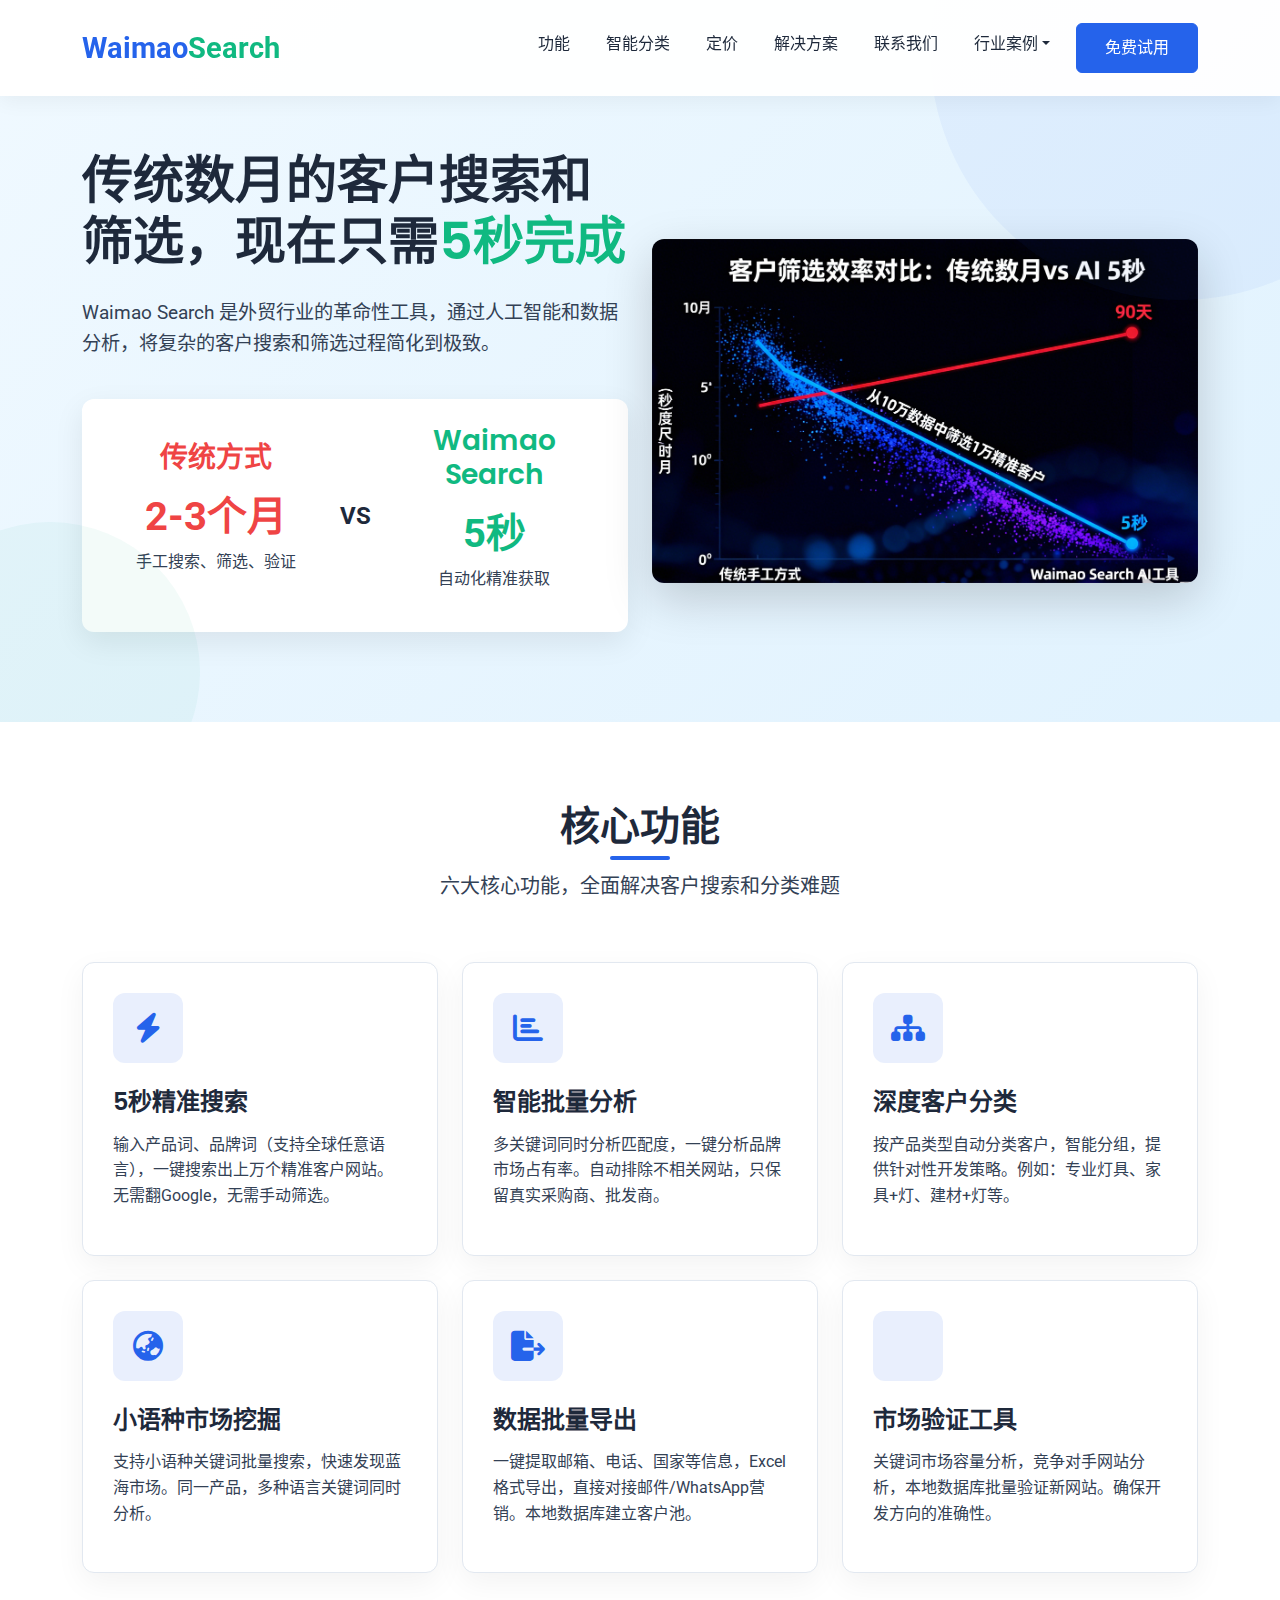
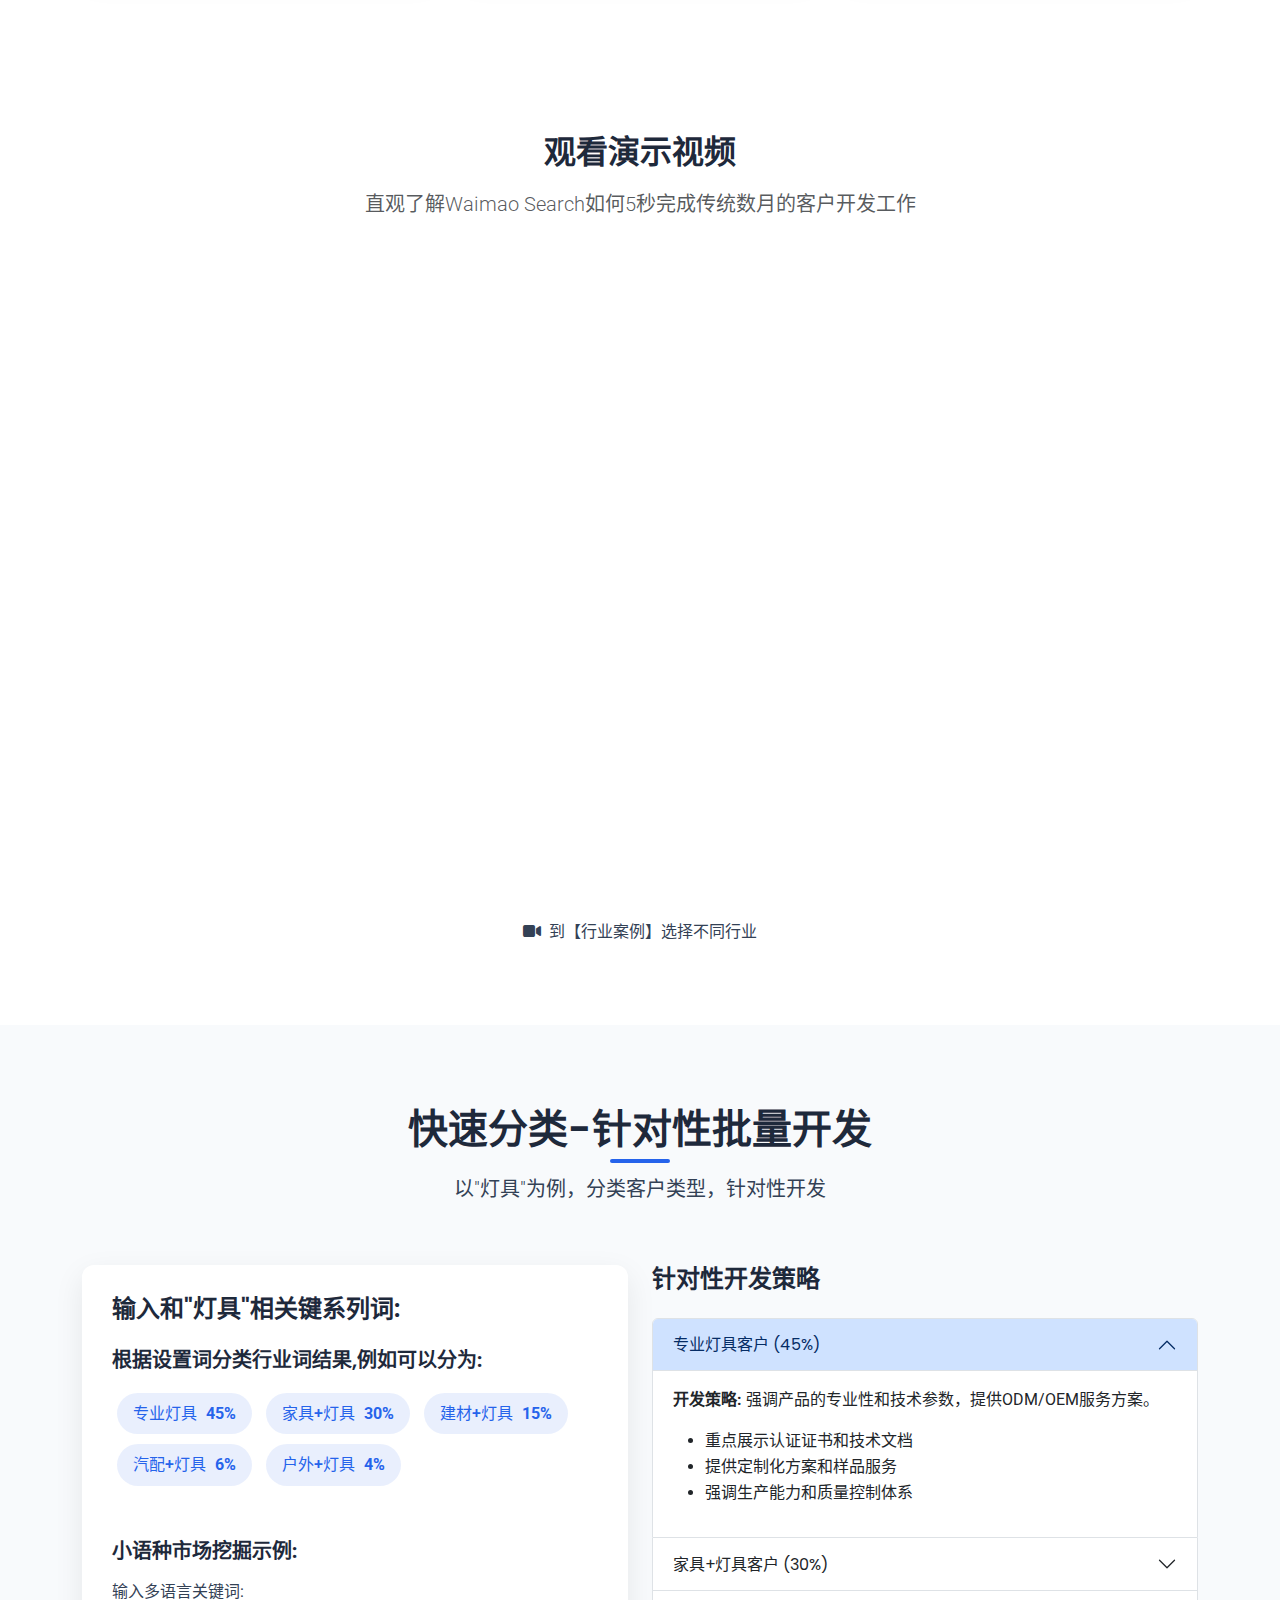
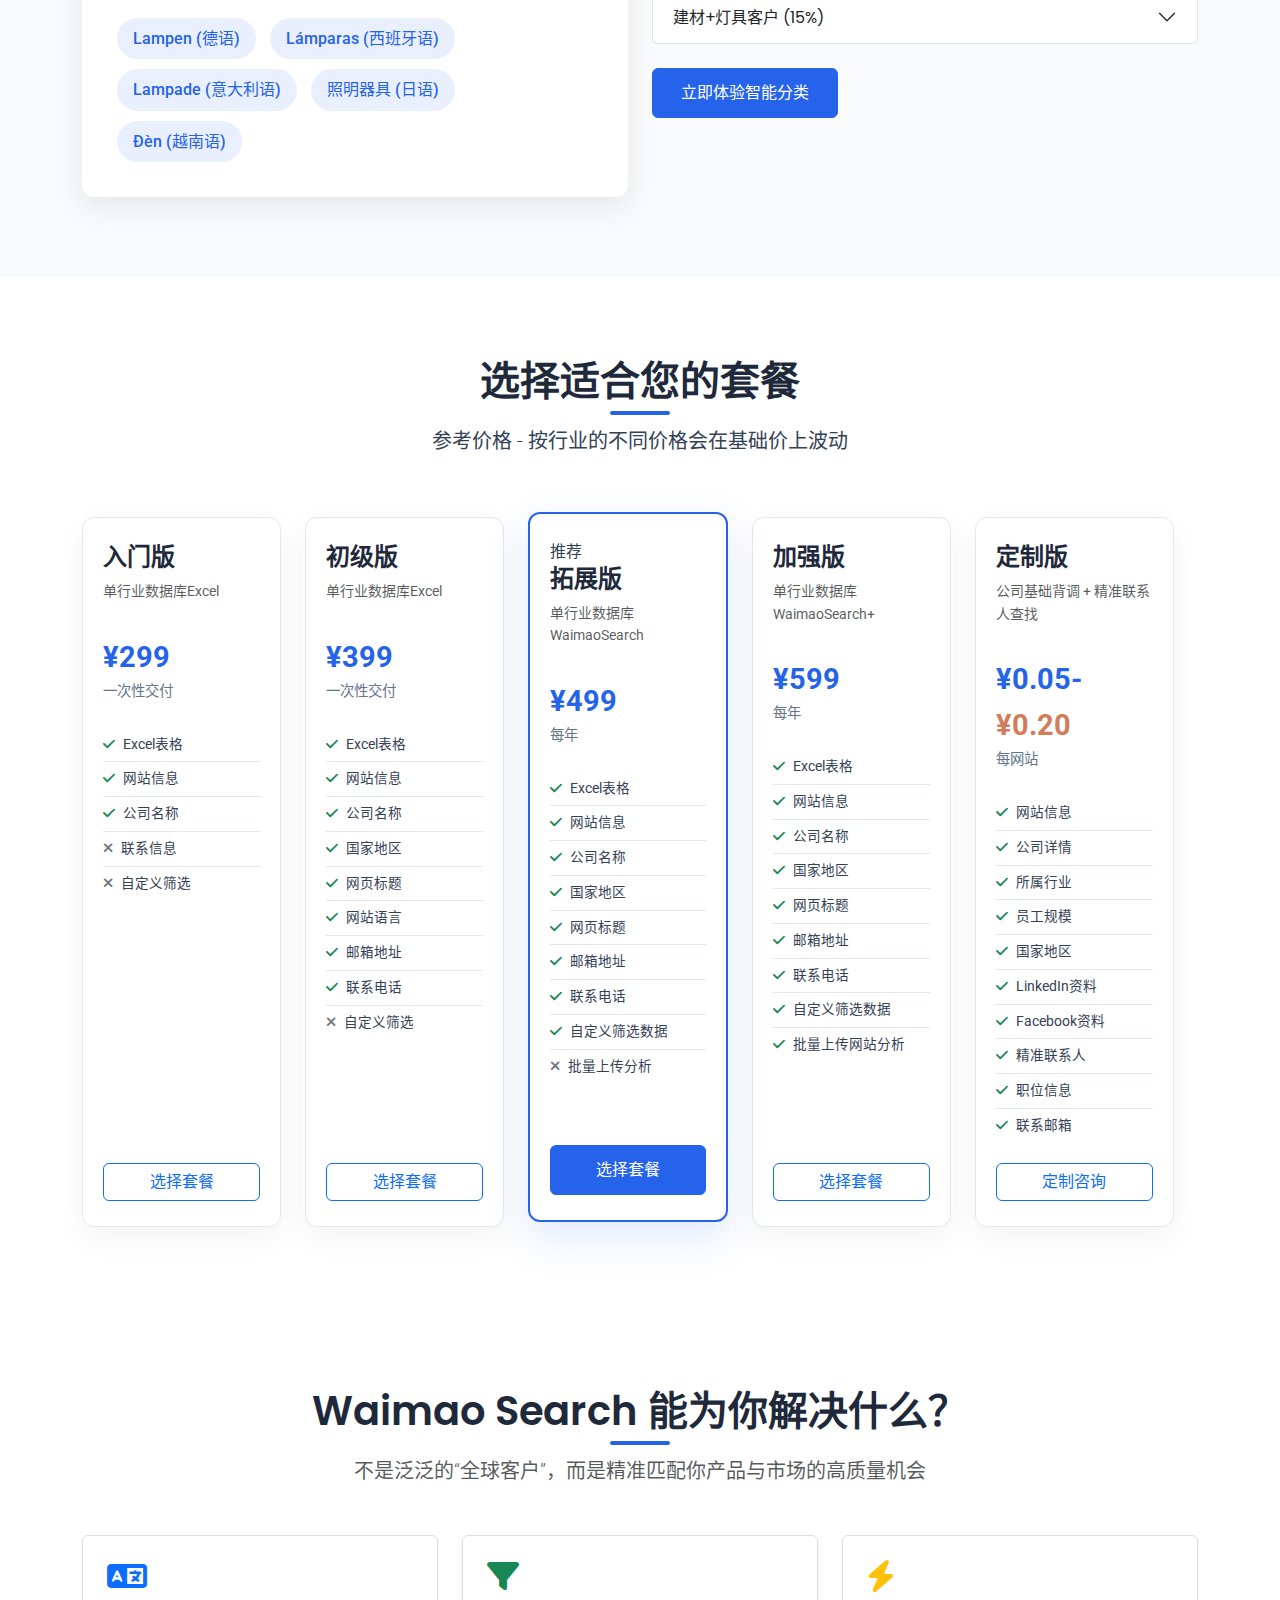
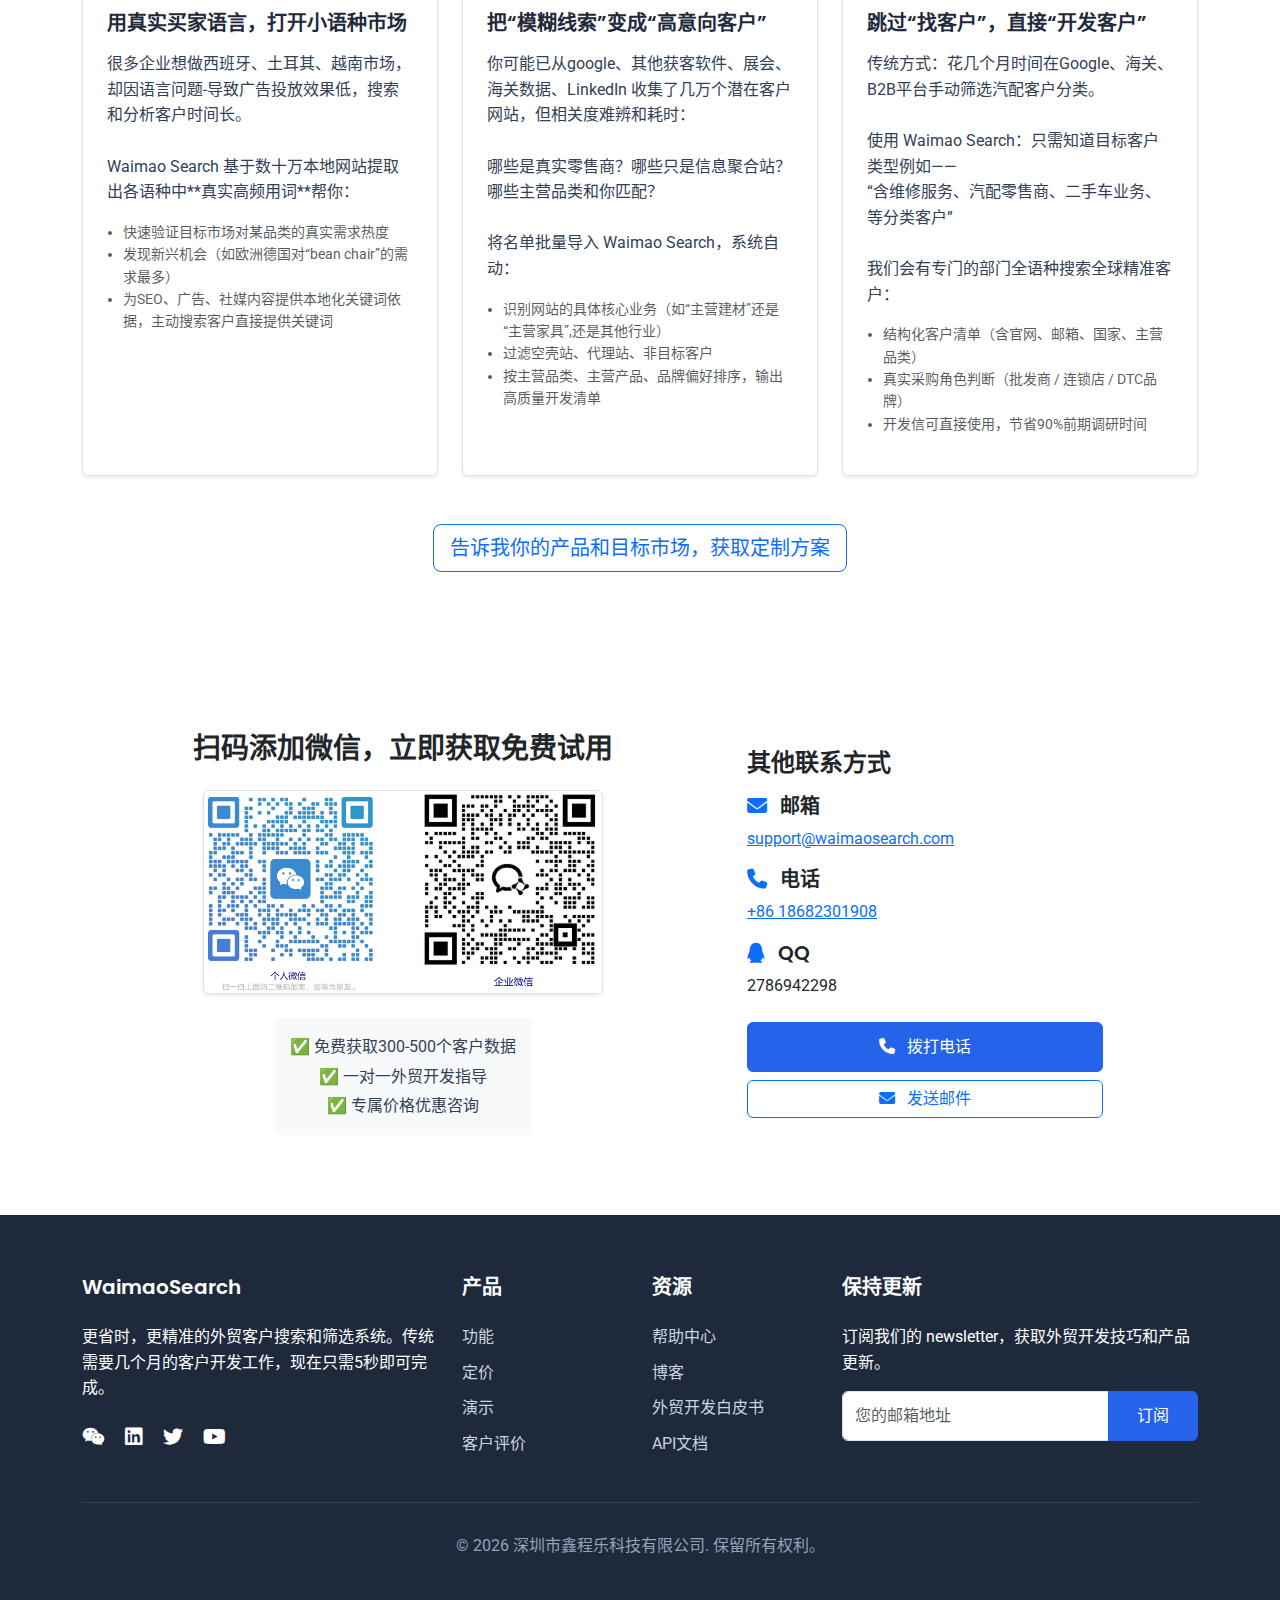
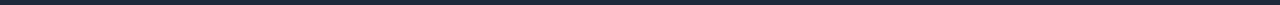
<file: index.html>
<!DOCTYPE html>
<html lang="zh-CN">
<head>
    <meta charset="UTF-8">
    <meta name="viewport" content="width=device-width, initial-scale=1.0">
    <title>Waimao Search - 5秒完成传统数月的客户搜索和筛选</title>
    <link href="https://cdn.jsdelivr.net/npm/bootstrap@5.3.0-alpha1/dist/css/bootstrap.min.css" rel="stylesheet">
    <link rel="stylesheet" href="https://cdnjs.cloudflare.com/ajax/libs/font-awesome/6.4.0/css/all.min.css">
    <link href="https://fonts.googleapis.com/css2?family=Poppins:wght@300;400;500;600;700&family=Roboto:wght@300;400;500&display=swap" rel="stylesheet">
    <style>
        :root {
            --primary-color: #2563eb;
            --secondary-color: #10b981;
            --accent-color: #f59e0b;
            --dark-color: #1e293b;
            --light-color: #f8fafc;
            --text-color: #334155;
        }
        
        * {
            margin: 0;
            padding: 0;
            box-sizing: border-box;
        }
        
        body {
            font-family: 'Roboto', sans-serif;
            color: var(--text-color);
            line-height: 1.6;
            overflow-x: hidden;
        }
        
        h1, h2, h3, h4, h5 {
            font-family: 'Poppins', sans-serif;
            font-weight: 600;
            color: var(--dark-color);
        }
        
        .section-padding {
            padding: 80px 0;
        }
        
        .section-title {
            margin-bottom: 60px;
            text-align: center;
        }
        
        .section-title h2 {
            font-size: 2.5rem;
            margin-bottom: 20px;
            position: relative;
            display: inline-block;
        }
        
        .section-title h2::after {
            content: '';
            position: absolute;
            width: 60px;
            height: 4px;
            background-color: var(--primary-color);
            bottom: -10px;
            left: 50%;
            transform: translateX(-50%);
            border-radius: 2px;
        }
        
        .btn-primary {
            background-color: var(--primary-color);
            border-color: var(--primary-color);
            padding: 12px 28px;
            border-radius: 6px;
            font-weight: 500;
            transition: all 0.3s ease;
        }
        
        .btn-primary:hover {
            background-color: #1d4ed8;
            border-color: #1d4ed8;
            transform: translateY(-2px);
            box-shadow: 0 10px 20px rgba(37, 99, 235, 0.2);
        }
        
        .btn-secondary {
            background-color: var(--secondary-color);
            border-color: var(--secondary-color);
            padding: 12px 28px;
            border-radius: 6px;
            font-weight: 500;
            transition: all 0.3s ease;
        }
        
        .btn-secondary:hover {
            background-color: #0da271;
            border-color: #0da271;
            transform: translateY(-2px);
            box-shadow: 0 10px 20px rgba(16, 185, 129, 0.2);
        }
        
        /* 导航栏 */
        .navbar {
            padding: 20px 0;
            background-color: rgba(255, 255, 255, 0.95);
            box-shadow: 0 5px 20px rgba(0, 0, 0, 0.05);
            position: fixed;
            top: 0;
            width: 100%;
            z-index: 1000;
            transition: all 0.3s ease;
        }
        
        .navbar-brand {
            font-weight: 700;
            font-size: 1.8rem;
            color: var(--primary-color);
        }
        
        .navbar-brand span {
            color: var(--secondary-color);
        }
        
        .nav-link {
            font-weight: 500;
            margin: 0 10px;
            color: var(--dark-color);
            transition: color 0.3s ease;
        }
        
        .nav-link:hover {
            color: var(--primary-color);
        }
        
        /* 首屏 */
        .hero-section {
            padding-top: 150px;
            padding-bottom: 50px;
            background: linear-gradient(135deg, #f0f9ff 0%, #e0f2fe 100%);
            position: relative;
            overflow: hidden;
        }
        
        .hero-section::before {
            content: '';
            position: absolute;
            width: 500px;
            height: 500px;
            border-radius: 50%;
            background-color: rgba(37, 99, 235, 0.05);
            top: -200px;
            right: -150px;
        }
        
        .hero-section::after {
            content: '';
            position: absolute;
            width: 300px;
            height: 300px;
            border-radius: 50%;
            background-color: rgba(16, 185, 129, 0.05);
            bottom: -100px;
            left: -100px;
        }
        
        .hero-title {
            font-size: 3.2rem;
            line-height: 1.2;
            margin-bottom: 25px;
        }
        
        .hero-subtitle {
            font-size: 1.2rem;
            color: var(--text-color);
            margin-bottom: 35px;
            max-width: 600px;
        }
        
        .time-comparison {
            display: flex;
            align-items: center;
            justify-content: space-between;
            max-width: 600px;
            margin: 40px 0;
            padding: 25px;
            background-color: white;
            border-radius: 12px;
            box-shadow: 0 10px 30px rgba(0, 0, 0, 0.08);
        }
        
        .old-method, .new-method {
            text-align: center;
            flex: 1;
            padding: 0 20px;
        }
        
        .old-method h3 {
            color: #ef4444;
            margin-bottom: 10px;
        }
        
        .new-method h3 {
            color: var(--secondary-color);
            margin-bottom: 10px;
        }
        
        .time-number {
            font-size: 2.5rem;
            font-weight: 700;
        }
        
        .old-time {
            color: #ef4444;
        }
        
        .new-time {
            color: var(--secondary-color);
        }
        
        .vs {
            font-weight: 700;
            font-size: 1.5rem;
            color: var(--dark-color);
            padding: 0 15px;
        }
        
        /* 功能展示 */
        .feature-card {
            background-color: white;
            border-radius: 12px;
            padding: 30px;
            height: 100%;
            box-shadow: 0 10px 30px rgba(0, 0, 0, 0.05);
            transition: all 0.3s ease;
            border: 1px solid #e2e8f0;
        }
        
        .feature-card:hover {
            transform: translateY(-10px);
            box-shadow: 0 15px 40px rgba(0, 0, 0, 0.1);
        }
        
        .feature-icon {
            width: 70px;
            height: 70px;
            background-color: rgba(37, 99, 235, 0.1);
            border-radius: 12px;
            display: flex;
            align-items: center;
            justify-content: center;
            margin-bottom: 25px;
        }
        
        .feature-icon i {
            font-size: 30px;
            color: var(--primary-color);
        }
        
        .feature-card h4 {
            margin-bottom: 15px;
        }
        
        /* 智能分类演示 */
        .demo-section {
            background-color: #f8fafc;
        }
        
        .demo-visual {
            background-color: white;
            border-radius: 12px;
            padding: 30px;
            box-shadow: 0 10px 30px rgba(0, 0, 0, 0.08);
        }
        
        .category-badge {
            display: inline-block;
            padding: 8px 16px;
            background-color: rgba(37, 99, 235, 0.1);
            color: var(--primary-color);
            border-radius: 50px;
            margin: 5px;
            font-weight: 500;
        }
        
        .percentage {
            font-weight: 700;
            color: var(--primary-color);
            margin-left: 5px;
        }
        
        /* 定价 */
		/* 修正定价部分宽度对齐问题 */
		.pricing-card {
			background-color: white;
			border-radius: 12px;
			padding: 25px 20px;
			height: 100%;
			box-shadow: 0 10px 30px rgba(0, 0, 0, 0.05);
			transition: all 0.3s ease;
			border: 1px solid #e2e8f0;
			display: flex;
			flex-direction: column;
		}

		/* 使用弹性盒子确保5个卡片等宽 */
		.row.justify-content-center {
			width: 100%;
		}

		.col-lg {
			flex: 1;
			min-width: 0; /* 防止内容溢出 */
		}

		/* 调整价格显示 */
		.price {
			font-size: 1.8rem;
			font-weight: 700;
			color: var(--primary-color);
			margin: 15px 0 5px;
		}

		.period {
			display: block;
			font-size: 0.9rem;
			color: #64748b;
			font-weight: normal;
		}

		/* 功能列表调整 */
		.pricing-features {
			list-style: none;
			padding: 0;
			margin: 20px 0;
			flex-grow: 1;
		}

		.pricing-features li {
			padding: 6px 0;
			border-bottom: 1px solid #e2e8f0;
			font-size: 0.85rem;
			display: flex;
			align-items: center;
		}

		.pricing-features li:last-child {
			border-bottom: none;
		}

		/* 推荐卡片样式 */
		.pricing-card.popular {
			border: 2px solid var(--primary-color);
			position: relative;
			transform: translateY(-5px);
			box-shadow: 0 15px 40px rgba(37, 99, 235, 0.15);
		}

		.pricing-card.popular .btn-primary {
			background-color: var(--primary-color);
			border-color: var(--primary-color);
		}

		/* 确保按钮在底部对齐 */
		.mt-auto {
			margin-top: auto;
		}

		/* 响应式调整 */
		@media (max-width: 1200px) {
			.col-lg {
				flex: 0 0 33.333%;
				max-width: 33.333%;
			}
			
			.pricing-card.popular {
				transform: translateY(0);
			}
		}

		@media (max-width: 992px) {
			.col-lg {
				flex: 0 0 50%;
				max-width: 50%;
			}
		}

		@media (max-width: 768px) {
			.col-lg {
				flex: 0 0 100%;
				max-width: 100%;
			}
			
			.pricing-card {
				margin-bottom: 20px;
			}
		}

		/* 修复自定义价格显示 */
		.price-range {
			font-size: 1.6rem;
			font-weight: 700;
		}

		.price-range span {
			color: #d17c5b;
			font-weight: 700;
		}

        
        /* 客户见证 */
        .testimonial-card {
            background-color: white;
            border-radius: 12px;
            padding: 30px;
            box-shadow: 0 10px 30px rgba(0, 0, 0, 0.05);
            height: 100%;
        }
        
        .testimonial-text {
            font-style: italic;
            margin-bottom: 20px;
            position: relative;
        }
        
        .testimonial-text::before {
            content: '"';
            font-size: 4rem;
            color: var(--primary-color);
            opacity: 0.2;
            position: absolute;
            top: -20px;
            left: -10px;
        }
        
        .client-info h5 {
            margin-bottom: 5px;
        }
        
        .client-info p {
            color: #64748b;
            font-size: 0.9rem;
        }
        
        /* 页脚 */
        .footer {
            background-color: var(--dark-color);
            color: white;
            padding: 60px 0 30px;
        }
        
        .footer h5 {
            color: white;
            margin-bottom: 25px;
        }
        
        .footer-links {
            list-style: none;
            padding: 0;
        }
        
        .footer-links li {
            margin-bottom: 10px;
        }
        
        .footer-links a {
            color: #cbd5e1;
            text-decoration: none;
            transition: color 0.3s ease;
        }
        
        .footer-links a:hover {
            color: white;
        }
        
        .copyright {
            text-align: center;
            padding-top: 30px;
            margin-top: 30px;
            border-top: 1px solid #334155;
            color: #94a3b8;
        }
        
        /* 响应式调整 */
        @media (max-width: 992px) {
            .hero-title {
                font-size: 2.5rem;
            }
            
            .section-padding {
                padding: 60px 0;
            }
            
            .pricing-card.popular {
                transform: scale(1);
            }
        }
        
        @media (max-width: 768px) {
            .hero-title {
                font-size: 2rem;
            }
            
            .section-title h2 {
                font-size: 2rem;
            }
            
            .time-comparison {
                flex-direction: column;
            }
            
            .old-method, .new-method {
                margin-bottom: 20px;
            }
            
            .vs {
                margin: 15px 0;
            }
        }
		/* ============================================
		视频展示区样式
		============================================ */

		/* 视频包装容器 */
		/* 自定义容器 - 16:9比例 */
		.video-wrapper {
			position: relative;
			padding-bottom: 56.25%; /* 16:9 的高宽比计算：9/16=0.5625 */
			height: 0;
			overflow: hidden;
		}

		.video-wrapper iframe {
			position: absolute;
			top: 0;
			left: 0;
			width: 100%;
			height: 100%;
			border: none;
		}

		/* 其他常见比例 */
		/* 4:3 比例：75% (3/4=0.75) */
		.video-wrapper-4-3 {
			padding-bottom: 75%;
		}

		/* 21:9 超宽屏：42.86% (9/21≈0.4286) */
		.video-wrapper-21-9 {
			padding-bottom: 42.86%;
		}

		/* 视频容器（带预览图） */
		.video-container {
			position: relative;
			border-radius: 12px;
			overflow: hidden;
			box-shadow: 0 10px 30px rgba(0, 0, 0, 0.1);
			background-color: #000;
		}

		/* 自定义播放按钮 */
		.btn-video-play {
			width: 80px;
			height: 80px;
			background-color: var(--primary-color);
			border: none;
			border-radius: 50%;
			color: white;
			font-size: 24px;
			cursor: pointer;
			transition: all 0.3s ease;
			display: flex;
			align-items: center;
			justify-content: center;
			position: absolute;
			top: 50%;
			left: 50%;
			transform: translate(-50%, -50%);
			z-index: 10;
		}

		.btn-video-play:hover {
			transform: translate(-50%, -50%) scale(1.1);
			background-color: #1d4ed8;
		}

		/* ============================================
		   图片展示区样式
		   ============================================ */

		/* 图片卡片 */
		.screenshot-card {
			position: relative;
			overflow: hidden;
			border-radius: 12px;
			transition: all 0.3s ease;
			margin-bottom: 30px;
		}

		.screenshot-card:hover {
			transform: translateY(-10px);
			box-shadow: 0 15px 40px rgba(0, 0, 0, 0.1);
		}

		.screenshot-card img {
			transition: transform 0.5s ease;
			width: 100%;
			height: auto;
			display: block;
		}

		.screenshot-card:hover img {
			transform: scale(1.05);
		}

		/* 图片说明文字 */
		.screenshot-caption {
			padding: 20px;
			background-color: white;
			border-top: 1px solid #e2e8f0;
		}

		/* 图片轮播 */
		.carousel-indicators button {
			width: 10px !important;
			height: 10px !important;
			border-radius: 50%;
			margin: 0 5px;
			background-color: rgba(0, 0, 0, 0.25);
			border: none;
		}

		.carousel-indicators .active {
			background-color: var(--primary-color);
		}

		/* 响应式图片尺寸 */
		@media (max-width: 768px) {
			.screenshot-card {
				margin-bottom: 20px;
			}
			
			.video-wrapper {
				margin: 10px 0;
			}
		}

		/* 图片懒加载动画 */
		@keyframes fadeIn {
			from { opacity: 0; transform: translateY(20px); }
			to { opacity: 1; transform: translateY(0); }
		}

		.lazy-image {
			animation: fadeIn 0.5s ease-in;
		}
    </style>
</head>
<body>
    <!-- 导航栏 -->
    <nav class="navbar navbar-expand-lg navbar-light">
        <div class="container">
            <a class="navbar-brand" href="#">Waimao<span>Search</span></a>
            <button class="navbar-toggler" type="button" data-bs-toggle="collapse" data-bs-target="#navbarNav">
                <span class="navbar-toggler-icon"></span>
            </button>
            <div class="collapse navbar-collapse" id="navbarNav">
                <ul class="navbar-nav ms-auto">
                    <li class="nav-item">
                        <a class="nav-link" href="#features">功能</a>
                    </li>
                    <li class="nav-item">
                        <a class="nav-link" href="#demo">智能分类</a>
                    </li>
                    <li class="nav-item">
                        <a class="nav-link" href="#pricing">定价</a>
                    </li>
                    <li class="nav-item">
                        <a class="nav-link" href="#testimonials">解决方案</a>
                    </li>
                    <li class="nav-item">
                        <a class="nav-link" href="#contact">联系我们</a>
                    </li>
					<li class="nav-item dropdown">
						<a class="nav-link dropdown-toggle" href="#" role="button" data-bs-toggle="dropdown">行业案例</a>
							<ul class="dropdown-menu">
							  <li><a class="dropdown-item" href="cases/auto-parts.html">汽车配件</a></li>
							  <li><a class="dropdown-item" href="cases/building-materials.html">建筑材料</a></li>
							  <li><a class="dropdown-item" href="cases/pet-supplies.html">宠物用品</a></li>
							  <li><a class="dropdown-item" href="cases/furniture.html">家具</a></li>
							  <li><a class="dropdown-item" href="cases/e-cigarettes.html">电子烟</a></li>
							  <li><a class="dropdown-item" href="cases/fishing-gear.html">渔具用品</a></li>
							  <li><a class="dropdown-item" href="cases/musical-instruments.html">乐器</a></li>
							  <li><a class="dropdown-item" href="cases/beauty.html">美容行业</a></li>
							  <li><a class="dropdown-item" href="cases/lighting.html">灯具</a></li>
							  <li><a class="dropdown-item" href="cases/marine.html">船舶设备</a></li>
							  <li><a class="dropdown-item" href="cases/camping-hunting.html">户外露营与狩猎</a></li>
							  <li><a class="dropdown-item" href="cases/others.html">更多其他行业..</a></li>
							</ul>
					</li>
                    <li class="nav-item ms-2">
                        <a class="btn btn-primary" href="#contact">免费试用</a>
                    </li>
                </ul>
            </div>
        </div>
    </nav>

    <!-- 首屏 -->
    <section class="hero-section">
        <div class="container">
            <div class="row align-items-center">
                <div class="col-lg-6">
                    <h1 class="hero-title">传统数月的客户搜索和筛选，现在只需<span style="color: var(--secondary-color);">5秒完成</span></h1>
                    <p class="hero-subtitle">Waimao Search 是外贸行业的革命性工具，通过人工智能和数据分析，将复杂的客户搜索和筛选过程简化到极致。</p>
                    
                    <div class="time-comparison">
                        <div class="old-method">
                            <h3>传统方式</h3>
                            <div class="time-number old-time">2-3个月</div>
                            <p>手工搜索、筛选、验证</p>
                        </div>
                        <div class="vs">VS</div>
                        <div class="new-method">
                            <h3>Waimao Search</h3>
                            <div class="time-number new-time">5秒</div>
                            <p>自动化精准获取</p>
                        </div>
                    </div>
                    
<!--                     <div class="hero-buttons">
                        <a href="#pricing" class="btn btn-primary btn-lg me-3">免费开始试用</a>
                        <a href="#demo" class="btn btn-outline-primary btn-lg">查看演示</a>
                    </div> -->
                </div>
                <div class="col-lg-6">
                    <div class="mt-5 mt-lg-0">
                        <img src="images/3months_vs_5s.jpg" class="img-fluid rounded shadow-lg" alt="外贸数据分析仪表板" style="border-radius: 12px !important;">
                    </div>
                </div>
            </div>
        </div>
    </section>


    <!-- 功能展示 -->
    <section id="features" class="section-padding">
        <div class="container">
            <div class="section-title">
                <h2>核心功能</h2>
                <p class="lead">六大核心功能，全面解决客户搜索和分类难题</p>
            </div>
            
            <div class="row g-4">
                <div class="col-lg-4 col-md-6">
                    <div class="feature-card">
                        <div class="feature-icon">
                            <i class="fas fa-bolt"></i>
                        </div>
                        <h4>5秒精准搜索</h4>
                        <p>输入产品词、品牌词（支持全球任意语言），一键搜索出上万个精准客户网站。无需翻Google，无需手动筛选。</p>
                    </div>
                </div>
                <div class="col-lg-4 col-md-6">
                    <div class="feature-card">
                        <div class="feature-icon">
                            <i class="fas fa-chart-bar"></i>
                        </div>
                        <h4>智能批量分析</h4>
                        <p>多关键词同时分析匹配度，一键分析品牌市场占有率。自动排除不相关网站，只保留真实采购商、批发商。</p>
                    </div>
                </div>
                <div class="col-lg-4 col-md-6">
                    <div class="feature-card">
                        <div class="feature-icon">
                            <i class="fas fa-sitemap"></i>
                        </div>
                        <h4>深度客户分类</h4>
                        <p>按产品类型自动分类客户，智能分组，提供针对性开发策略。例如：专业灯具、家具+灯、建材+灯等。</p>
                    </div>
                </div>
                <div class="col-lg-4 col-md-6">
                    <div class="feature-card">
                        <div class="feature-icon">
                            <i class="fas fa-globe-asia"></i>
                        </div>
                        <h4>小语种市场挖掘</h4>
                        <p>支持小语种关键词批量搜索，快速发现蓝海市场。同一产品，多种语言关键词同时分析。</p>
                    </div>
                </div>
                <div class="col-lg-4 col-md-6">
                    <div class="feature-card">
                        <div class="feature-icon">
                            <i class="fas fa-file-export"></i>
                        </div>
                        <h4>数据批量导出</h4>
                        <p>一键提取邮箱、电话、国家等信息，Excel格式导出，直接对接邮件/WhatsApp营销。本地数据库建立客户池。</p>
                    </div>
                </div>
                <div class="col-lg-4 col-md-6">
                    <div class="feature-card">
                        <div class="feature-icon">
                            <i class="fas fa-search-check"></i>
                        </div>
                        <h4>市场验证工具</h4>
                        <p>关键词市场容量分析，竞争对手网站分析，本地数据库批量验证新网站。确保开发方向的准确性。</p>
                    </div>
                </div>
            </div>
        </div>
    </section>

    <!-- 在功能展示和智能分类之间插入视频演示 -->
    <!-- 简洁版本 - 推荐使用 -->
	<section class="section-padding">
		<div class="container">
			<!-- 标题区域 -->
			<div class="row">
				<div class="col-12 text-center">
					<h2 class="mb-3">观看演示视频</h2>
					<p class="lead text-muted mb-5">直观了解Waimao Search如何5秒完成传统数月的客户开发工作</p>
				</div>
			</div>
			
			<!-- 视频区域 -->
			<div class="row">
				<div class="col-12">
					<div class="video-wrapper">
						<iframe src="https://player.bilibili.com/player.html?bvid=BV1NZB9BoESK&page=1&high_quality=1&autoplay=0&danmaku=0" 
								allowfullscreen
								title="Waimao Search产品演示">
						</iframe>
					</div>
				</div>
			</div>
			
			<!-- 行动按钮 -->
			<div class="row mt-4">
				<div class="col-12 text-center">
<!-- 					<a href="#contact" class="btn btn-primary btn-lg px-5"> -->
						<i class="fas fa-video me-2"></i>到【行业案例】选择不同行业
					</a>
				</div>
			</div>
		</div>
	</section>

    <!-- 在现有部分之间插入 图片展示区样式 -->
<!--     <section id="gallery" class="section-padding">
        <div class="container">
            <div class="section-title">
                <h2>界面展示</h2>
                <p class="lead">直观的操作界面，简单易用</p>
            </div>
            
            <div class="row g-4">
                <div class="col-lg-6">
                    <div class="card border-0 shadow-lg">
                        <img src="https://images.unsplash.com/photo-1551288049-bebda4e38f71?ixlib=rb-4.0.3&auto=format&fit=crop&w=1470&q=80" 
                             alt="搜索界面" 
                             class="card-img-top">
                        <div class="card-body">
                            <h5 class="card-title">智能搜索界面</h5>
                            <p class="card-text">支持多语言关键词输入，实时显示搜索结果。</p>
                        </div>
                    </div>
                </div>
                <div class="col-lg-6">
                    <div class="card border-0 shadow-lg">
                        <img src="https://images.unsplash.com/photo-1460925895917-afdab827c52f?ixlib=rb-4.0.3&auto=format&fit=crop&w=1470&q=80" 
                             alt="数据分析界面" 
                             class="card-img-top">
                        <div class="card-body">
                            <h5 class="card-title">数据分析仪表板</h5>
                            <p class="card-text">可视化展示客户分类和市场分析结果。</p>
                        </div>
                    </div>
                </div>
            </div>
        </div>
    </section>  -->

    <!-- 智能分类演示 -->
    <section id="demo" class="section-padding demo-section">
        <div class="container">
            <div class="section-title">
                <h2>快速分类-针对性批量开发</h2>
                <p class="lead">以"灯具"为例，分类客户类型，针对性开发</p>
            </div>
            
            <div class="row">
                <div class="col-lg-6">
                    <div class="demo-visual">
                        <h4 class="mb-4">输入和"灯具"相关键系列词: </h4>
                        <div class="mb-5">
                            <h5 class="mb-3">根据设置词分类行业词结果,例如可以分为:</h5>
                            <div>
                                <span class="category-badge">专业灯具 <span class="percentage">45%</span></span>
                                <span class="category-badge">家具+灯具 <span class="percentage">30%</span></span>
                                <span class="category-badge">建材+灯具 <span class="percentage">15%</span></span>
                                <span class="category-badge">汽配+灯具 <span class="percentage">6%</span></span>
                                <span class="category-badge">户外+灯具 <span class="percentage">4%</span></span>
                            </div>
                        </div>
                        
                        <div class="mt-4">
                            <h5 class="mb-3">小语种市场挖掘示例:</h5>
                            <p class="mb-2">输入多语言关键词:</p>
                            <div>
                                <span class="category-badge">Lampen (德语)</span>
                                <span class="category-badge">Lámparas (西班牙语)</span>
                                <span class="category-badge">Lampade (意大利语)</span>
                                <span class="category-badge">照明器具 (日语)</span>
                                <span class="category-badge">Đèn (越南语)</span>
                            </div>
                        </div>
                    </div>
                </div>
                <div class="col-lg-6">
                    <div class="mt-5 mt-lg-0">
                        <h4 class="mb-4">针对性开发策略</h4>
                        <div class="accordion" id="strategyAccordion">
                            <div class="accordion-item">
                                <h2 class="accordion-header" id="headingOne">
                                    <button class="accordion-button" type="button" data-bs-toggle="collapse" data-bs-target="#collapseOne">
                                        专业灯具客户 (45%)
                                    </button>
                                </h2>
                                <div id="collapseOne" class="accordion-collapse collapse show" data-bs-parent="#strategyAccordion">
                                    <div class="accordion-body">
                                        <p><strong>开发策略:</strong> 强调产品的专业性和技术参数，提供ODM/OEM服务方案。</p>
                                        <ul>
                                            <li>重点展示认证证书和技术文档</li>
                                            <li>提供定制化方案和样品服务</li>
                                            <li>强调生产能力和质量控制体系</li>
                                        </ul>
                                    </div>
                                </div>
                            </div>
                            <div class="accordion-item">
                                <h2 class="accordion-header" id="headingTwo">
                                    <button class="accordion-button collapsed" type="button" data-bs-toggle="collapse" data-bs-target="#collapseTwo">
                                        家具+灯具客户 (30%)
                                    </button>
                                </h2>
                                <div id="collapseTwo" class="accordion-collapse collapse" data-bs-parent="#strategyAccordion">
                                    <div class="accordion-body">
                                        <p><strong>开发策略:</strong> 强调设计与家居环境的搭配，提供整体解决方案。</p>
                                        <ul>
                                            <li>展示与家具搭配的效果图</li>
                                            <li>强调节能环保和智能控制功能</li>
                                            <li>提供整体空间照明设计方案</li>
                                        </ul>
                                    </div>
                                </div>
                            </div>
                            <div class="accordion-item">
                                <h2 class="accordion-header" id="headingThree">
                                    <button class="accordion-button collapsed" type="button" data-bs-toggle="collapse" data-bs-target="#collapseThree">
                                        建材+灯具客户 (15%)
                                    </button>
                                </h2>
                                <div id="collapseThree" class="accordion-collapse collapse" data-bs-parent="#strategyAccordion">
                                    <div class="accordion-body">
                                        <p><strong>开发策略:</strong> 强调产品的耐用性和工程适用性，提供批量采购优惠。</p>
                                        <ul>
                                            <li>突出防水防尘等级和安装便捷性</li>
                                            <li>提供工程项目支持和技术指导</li>
                                            <li>展示在大型工程项目中的应用案例</li>
                                        </ul>
                                    </div>
                                </div>
                            </div>
                        </div>
                        
                        <div class="mt-4">
                            <a href="#pricing" class="btn btn-primary">立即体验智能分类</a>
                        </div>
                    </div>
                </div>
            </div>
        </div>
    </section>


    <!-- 定价部分 -->
    <section id="pricing" class="section-padding">
        <div class="container">
            <div class="section-title">
                <h2>选择适合您的套餐</h2>
                <p class="lead">参考价格 - 按行业的不同价格会在基础价上波动</p>
            </div>
            
            <div class="row g-4 justify-content-center">
                <!-- 入门版 -->
                <div class="col-lg">
                    <div class="pricing-card h-100">
                        <h4>入门版</h4>
                        <p class="text-muted small mb-3">单行业数据库Excel</p>
                        
                        <div class="price">
                            ¥299 <span class="period">一次性交付</span>
                        </div>
                        
                        <ul class="pricing-features">
                            <li><i class="fas fa-check text-success me-2"></i> Excel表格</li>
                            <li><i class="fas fa-check text-success me-2"></i> 网站信息</li>
                            <li><i class="fas fa-check text-success me-2"></i> 公司名称</li>
                            <li><i class="fas fa-times text-secondary me-2"></i> 联系信息</li>
                            <li><i class="fas fa-times text-secondary me-2"></i> 自定义筛选</li>
                        </ul>
                        
                        <a href="#contact" class="btn btn-outline-primary w-100 mt-auto">选择套餐</a>
                    </div>
                </div>
                
                <!-- 初级版 -->
                <div class="col-lg">
                    <div class="pricing-card h-100">
                        <h4>初级版</h4>
                        <p class="text-muted small mb-3">单行业数据库Excel</p>
                        
                        <div class="price">
                            ¥399 <span class="period">一次性交付</span>
                        </div>
                        
                        <ul class="pricing-features">
                            <li><i class="fas fa-check text-success me-2"></i> Excel表格</li>
                            <li><i class="fas fa-check text-success me-2"></i> 网站信息</li>
                            <li><i class="fas fa-check text-success me-2"></i> 公司名称</li>
                            <li><i class="fas fa-check text-success me-2"></i> 国家地区</li>
                            <li><i class="fas fa-check text-success me-2"></i> 网页标题</li>
                            <li><i class="fas fa-check text-success me-2"></i> 网站语言</li>
                            <li><i class="fas fa-check text-success me-2"></i> 邮箱地址</li>
                            <li><i class="fas fa-check text-success me-2"></i> 联系电话</li>
                            <li><i class="fas fa-times text-secondary me-2"></i> 自定义筛选</li>
                        </ul>
                        
                        <a href="#contact" class="btn btn-outline-primary w-100 mt-auto">选择套餐</a>
                    </div>
                </div>
                
                <!-- 拓展版（推荐） -->
                <div class="col-lg">
                    <div class="pricing-card popular h-100">
                        <div class="popular-badge">推荐</div>
                        <h4>拓展版</h4>
                        <p class="text-muted small mb-3">单行业数据库WaimaoSearch</p>
                        
                        <div class="price">
                            ¥499 <span class="period">每年</span>
                        </div>
                        
                        <ul class="pricing-features">
                            <li><i class="fas fa-check text-success me-2"></i> Excel表格</li>
                            <li><i class="fas fa-check text-success me-2"></i> 网站信息</li>
                            <li><i class="fas fa-check text-success me-2"></i> 公司名称</li>
                            <li><i class="fas fa-check text-success me-2"></i> 国家地区</li>
                            <li><i class="fas fa-check text-success me-2"></i> 网页标题</li>
                            <li><i class="fas fa-check text-success me-2"></i> 邮箱地址</li>
                            <li><i class="fas fa-check text-success me-2"></i> 联系电话</li>
                            <li><i class="fas fa-check text-success me-2"></i> 自定义筛选数据</li>
                            <li><i class="fas fa-times text-secondary me-2"></i> 批量上传分析</li>
                        </ul>
                        
                        <a href="#contact" class="btn btn-primary w-100 mt-auto">选择套餐</a>
                    </div>
                </div>
                
                <!-- 加强版 -->
                <div class="col-lg">
                    <div class="pricing-card h-100">
                        <h4>加强版</h4>
                        <p class="text-muted small mb-3">单行业数据库WaimaoSearch+</p>
                        
                        <div class="price">
                            ¥599 <span class="period">每年</span>
                        </div>
                        
                        <ul class="pricing-features">
                            <li><i class="fas fa-check text-success me-2"></i> Excel表格</li>
                            <li><i class="fas fa-check text-success me-2"></i> 网站信息</li>
                            <li><i class="fas fa-check text-success me-2"></i> 公司名称</li>
                            <li><i class="fas fa-check text-success me-2"></i> 国家地区</li>
                            <li><i class="fas fa-check text-success me-2"></i> 网页标题</li>
                            <li><i class="fas fa-check text-success me-2"></i> 邮箱地址</li>
                            <li><i class="fas fa-check text-success me-2"></i> 联系电话</li>
                            <li><i class="fas fa-check text-success me-2"></i> 自定义筛选数据</li>
                            <li><i class="fas fa-check text-success me-2"></i> 批量上传网站分析</li>
                        </ul>
                        
                        <a href="#contact" class="btn btn-outline-primary w-100 mt-auto">选择套餐</a>
                    </div>
                </div>
                
                <!-- 定制版 -->
                <div class="col-lg">
                    <div class="pricing-card h-100">
                        <h4>定制版</h4>
                        <p class="text-muted small mb-3">公司基础背调 + 精准联系人查找</p>
                        
                        <div class="price">
                            ¥0.05-<span style="color: #d17c5b;">¥0.20</span>
                            <span class="period">每网站</span>
                        </div>
                        
                        <ul class="pricing-features">
                            <li><i class="fas fa-check text-success me-2"></i> 网站信息</li>
                            <li><i class="fas fa-check text-success me-2"></i> 公司详情</li>
                            <li><i class="fas fa-check text-success me-2"></i> 所属行业</li>
                            <li><i class="fas fa-check text-success me-2"></i> 员工规模</li>
                            <li><i class="fas fa-check text-success me-2"></i> 国家地区</li>
                            <li><i class="fas fa-check text-success me-2"></i> LinkedIn资料</li>
                            <li><i class="fas fa-check text-success me-2"></i> Facebook资料</li>
                            <li><i class="fas fa-check text-success me-2"></i> 精准联系人</li>
                            <li><i class="fas fa-check text-success me-2"></i> 职位信息</li>
                            <li><i class="fas fa-check text-success me-2"></i> 联系邮箱</li>
                        </ul>
                        
                        <a href="#contact" class="btn btn-outline-primary w-100 mt-auto">定制咨询</a>
                    </div>
                </div>
            </div>
        </div>
    </section>


    <!-- 客户评价 -->
<!--     <section id="testimonials" class="section-padding demo-section">
        <div class="container">
            <div class="section-title">
                <h2>客户评价</h2>
                <p class="lead">听听已经使用Waimao Search的外贸企业怎么说</p>
            </div>
             -->
<!--             <div class="row g-4">
                <div class="col-lg-4 col-md-6">
                    <div class="testimonial-card">
                        <div class="testimonial-text">
                            使用Waimao Search后，我们的客户开发效率提升了15倍。以前需要一个团队做的工作，现在一个人几天就能完成。
                        </div>
                        <div class="client-info">
                            <h5>张经理</h5>
                            <p>某灯具出口公司外贸主管</p>
                            <div class="text-warning">
                                <i class="fas fa-star"></i>
                                <i class="fas fa-star"></i>
                                <i class="fas fa-star"></i>
                                <i class="fas fa-star"></i>
                                <i class="fas fa-star"></i>
                            </div>
                        </div>
                    </div>
                </div>
                
                <div class="col-lg-4 col-md-6">
                    <div class="testimonial-card">
                        <div class="testimonial-text">
                            小语种市场一直是我们想开发但无从下手的领域。通过Waimao Search，我们成功开拓了越南和土耳其市场，找到了大量精准客户。
                        </div>
                        <div class="client-info">
                            <h5>李女士</h5>
                            <p>某机械出口公司老板</p>
                            <div class="text-warning">
                                <i class="fas fa-star"></i>
                                <i class="fas fa-star"></i>
                                <i class="fas fa-star"></i>
                                <i class="fas fa-star"></i>
                                <i class="fas fa-star"></i>
                            </div>
                        </div>
                    </div>
                </div>
                
                <div class="col-lg-4 col-md-6">
                    <div class="testimonial-card">
                        <div class="testimonial-text">
                            智能分类功能让我们能够针对性开发不同客户群体，转化率提高了40%。这不仅仅是一个搜索工具，更是客户开发策略助手。
                        </div>
                        <div class="client-info">
                            <h5>王总监</h5>
                            <p>某家具出口公司销售总监</p>
                            <div class="text-warning">
                                <i class="fas fa-star"></i>
                                <i class="fas fa-star"></i>
                                <i class="fas fa-star"></i>
                                <i class="fas fa-star"></i>
                                <i class="fas fa-star"></i>
                            </div>
                        </div>
                    </div>
                </div>
            </div>
             -->
            
          <!-- 场景化成果：Waimao Search 能为你解决什么？ -->
        <section id="testimonials" class="section-padding">
          <div class="container">
            <div class="section-title text-center mb-5">
              <h2>Waimao Search 能为你解决什么？</h2>
              <p class="lead text-muted">
                不是泛泛的“全球客户”，而是精准匹配你产品与市场的高质量机会
              </p>
            </div>

            <div class="row g-4">
              <!-- 卡片 1：多语言词频分析 → 市场定位 & 新兴机会 -->
              <div class="col-lg-4 col-md-6">
                <div class="p-4 border rounded h-100 shadow-sm hover-shadow transition">
                  <div class="mb-3">
                    <i class="fas fa-language fa-2x text-primary"></i>
                  </div>
                  <h5 class="mb-3">用真实买家语言，打开小语种市场</h5>
                  <p>
                    很多企业想做西班牙、土耳其、越南市场，却因语言问题-导致广告投放效果低，搜索和分析客户时间长。<br><br>
                    Waimao Search 基于数十万本地网站提取出各语种中**真实高频用词**帮你：
                  </p>
                  <ul class="small text-muted ps-3">
                    <li>快速验证目标市场对某品类的真实需求热度</li>
                    <li>发现新兴机会（如欧洲德国对“bean chair”的需求最多）</li>
                    <li>为SEO、广告、社媒内容提供本地化关键词依据，主动搜索客户直接提供关键词</li>
                  </ul>
                </div>
              </div>

              <!-- 卡片 2：批量网站分析 → 自有线索提纯 -->
              <div class="col-lg-4 col-md-6">
                <div class="p-4 border rounded h-100 shadow-sm hover-shadow transition">
                  <div class="mb-3">
                    <i class="fas fa-filter fa-2x text-success"></i>
                  </div>
                  <h5 class="mb-3">把“模糊线索”变成“高意向客户”</h5>
                  <p>
                    你可能已从google、其他获客软件、展会、海关数据、LinkedIn 收集了几万个潜在客户网站，但相关度难辨和耗时：<br><br>
                    哪些是真实零售商？哪些只是信息聚合站？哪些主营品类和你匹配？<br><br>
                    将名单批量导入 Waimao Search，系统自动：
                  </p>
                  <ul class="small text-muted ps-3">
                    <li>识别网站的具体核心业务（如“主营建材”还是“主营家具”,还是其他行业）</li>
                    <li>过滤空壳站、代理站、非目标客户</li>
                    <li>按主营品类、主营产品、品牌偏好排序，输出高质量开发清单</li>
                  </ul>
                </div>
              </div>

              <!-- 卡片 3：定制精准数据 → 零搜索时间开发 -->
              <div class="col-lg-4 col-md-6">
                <div class="p-4 border rounded h-100 shadow-sm hover-shadow transition">
                  <div class="mb-3">
                    <i class="fas fa-bolt fa-2x text-warning"></i>
                  </div>
                  <h5 class="mb-3">跳过“找客户”，直接“开发客户”</h5>
                  <p>
                    传统方式：花几个月时间在Google、海关、B2B平台手动筛选汽配客户分类。<br><br>
                    使用 Waimao Search：只需知道目标客户类型例如——<br>
                    “含维修服务、汽配零售商、二手车业务、等分类客户”<br><br>
                    我们会有专门的部门全语种搜索全球精准客户：
                  </p>
                  <ul class="small text-muted ps-3">
                    <li>结构化客户清单（含官网、邮箱、国家、主营品类）</li>
                    <li>真实采购角色判断（批发商 / 连锁店 / DTC品牌）</li>
                    <li>开发信可直接使用，节省90%前期调研时间</li>
                  </ul>
                </div>
              </div>
            </div>

            <div class="text-center mt-5">
              <a href="#contact" class="btn btn-outline-primary btn-lg">告诉我你的产品和目标市场，获取定制方案</a>
            </div>
          </div>
        </section>
            
<!--             
            <div class="row mt-5">
                <div class="col-lg-10 mx-auto">
                    <div class="bg-white p-5 rounded shadow-sm text-center">
                        <h4 class="mb-3">数据见证效率提升</h4>
                        <div class="row mt-4">
                            <div class="col-md-3 col-6">
                                <div class="display-4 fw-bold text-primary">1,200+</div>
                                <p>外贸企业客户</p>
                            </div>
                            <div class="col-md-3 col-6">
                                <div class="display-4 fw-bold text-primary">3,500万+</div>
                                <p>累计搜索网站</p>
                            </div>
                            <div class="col-md-3 col-6">
                                <div class="display-4 fw-bold text-primary">15倍</div>
                                <p>平均效率提升</p>
                            </div>
                            <div class="col-md-3 col-6">
                                <div class="display-4 fw-bold text-primary">98.5%</div>
                                <p>时间节省比例</p>
                            </div>
                        </div>
                    </div>
                </div>
            </div>
        </div>
    </section>
 -->
	<section id="contact" class="section-padding">
		<div class="container">
			<div class="row align-items-center">
				<div class="col-lg-7 text-center mb-5 mb-lg-0">
					<h3 class="mb-4 text-dark">扫码添加微信，立即获取免费试用</h3>
					
					<!-- 修复后的二维码 -->
					<div class="mb-4">
						<img src="images/wechat_two.png" 
							 alt="微信二维码" 
							 class="img-fluid rounded border shadow-sm"
							 style="width: 100%; max-width: 400px;">
					</div>
					
					<div class="bg-light rounded p-3 d-inline-block">
						<p class="mb-1">✅ 免费获取300-500个客户数据</p>
						<p class="mb-1">✅ 一对一外贸开发指导</p>
						<p class="mb-0">✅ 专属价格优惠咨询</p>
					</div>
				</div>
				
				<!-- 右侧：联系信息 -->
				<div class="col-lg-4">
					<h4 class="mb-3 text-dark">其他联系方式</h4>
					
					<div class="mb-4">
						<h5 class="text-dark"><i class="fas fa-envelope me-2 text-primary"></i> 邮箱</h5>
						<a href="mailto:support@waimaosearch.com" class="text-primary d-block">
							support@waimaosearch.com
						</a>
						
						<h5 class="mt-3 text-dark"><i class="fas fa-phone me-2 text-primary"></i> 电话</h5>
						<a href="tel:+8618682301908" class="text-primary d-block">
							+86 18682301908
						</a>
						
						<h5 class="mt-3 text-dark"><i class="fab fa-qq me-2 text-primary"></i> QQ</h5>
						<p class="text-dark">2786942298</p>
					</div>
					
					<div class="d-grid gap-2">
						<a href="tel:+8618682301908" class="btn btn-primary">
							<i class="fas fa-phone me-2"></i> 拨打电话
						</a>
						<a href="mailto:support@waimaosearch.com" class="btn btn-outline-primary">
							<i class="fas fa-envelope me-2"></i> 发送邮件
						</a>
					</div>
				</div>
			</div>
		</div>
	</section>

    <!-- 页脚 -->
    <footer class="footer">
        <div class="container">
            <div class="row">
                <div class="col-lg-4 col-md-6 mb-4 mb-lg-0">
                    <h5>Waimao<span>Search</span></h5>
                    <p>更省时，更精准的外贸客户搜索和筛选系统。传统需要几个月的客户开发工作，现在只需5秒即可完成。</p>
                    <div class="mt-4">
                        <a href="#" class="text-white me-3"><i class="fab fa-weixin fa-lg"></i></a>
                        <a href="#" class="text-white me-3"><i class="fab fa-linkedin fa-lg"></i></a>
                        <a href="#" class="text-white me-3"><i class="fab fa-twitter fa-lg"></i></a>
                        <a href="#" class="text-white"><i class="fab fa-youtube fa-lg"></i></a>
                    </div>
                </div>
                
                <div class="col-lg-2 col-md-6 mb-4 mb-lg-0">
                    <h5>产品</h5>
                    <ul class="footer-links">
                        <li><a href="#features">功能</a></li>
                        <li><a href="#pricing">定价</a></li>
                        <li><a href="#demo">演示</a></li>
                        <li><a href="#testimonials">客户评价</a></li>
                    </ul>
                </div>
                
                <div class="col-lg-2 col-md-6 mb-4 mb-lg-0">
                    <h5>资源</h5>
                    <ul class="footer-links">
                        <li><a href="#">帮助中心</a></li>
                        <li><a href="#">博客</a></li>
                        <li><a href="#">外贸开发白皮书</a></li>
                        <li><a href="#">API文档</a></li>
                    </ul>
                </div>
                
                <div class="col-lg-4 col-md-6">
                    <h5>保持更新</h5>
                    <p>订阅我们的 newsletter，获取外贸开发技巧和产品更新。</p>
                    <div class="input-group mb-3">
                        <input type="email" class="form-control" placeholder="您的邮箱地址">
                        <button class="btn btn-primary" type="button">订阅</button>
                    </div>
                </div>
            </div>
            
            <div class="copyright">
                <p>&copy; 2026 深圳市鑫程乐科技有限公司. 保留所有权利。</p>
            </div>
        </div>
    </footer>

    <!-- Bootstrap JS -->
    <script src="https://cdn.jsdelivr.net/npm/bootstrap@5.3.0-alpha1/dist/js/bootstrap.bundle.min.js"></script>
    
    <script>
        // 简单的滚动效果
        document.addEventListener('DOMContentLoaded', function() {
            // 平滑滚动
            document.querySelectorAll('a[href^="#"]').forEach(anchor => {
                anchor.addEventListener('click', function (e) {
                    e.preventDefault();
                    
                    const targetId = this.getAttribute('href');
                    if(targetId === '#') return;
                    
                    const targetElement = document.querySelector(targetId);
                    if(targetElement) {
                        window.scrollTo({
                            top: targetElement.offsetTop - 80,
                            behavior: 'smooth'
                        });
                    }
                });
            });
            
            // 导航栏滚动效果
            window.addEventListener('scroll', function() {
                const navbar = document.querySelector('.navbar');
                if (window.scrollY > 100) {
                    navbar.style.padding = '10px 0';
                    navbar.style.boxShadow = '0 5px 20px rgba(0, 0, 0, 0.1)';
                } else {
                    navbar.style.padding = '20px 0';
                    navbar.style.boxShadow = '0 5px 20px rgba(0, 0, 0, 0.05)';
                }
            });
        });
    </script>
</body>
</html>
</file>
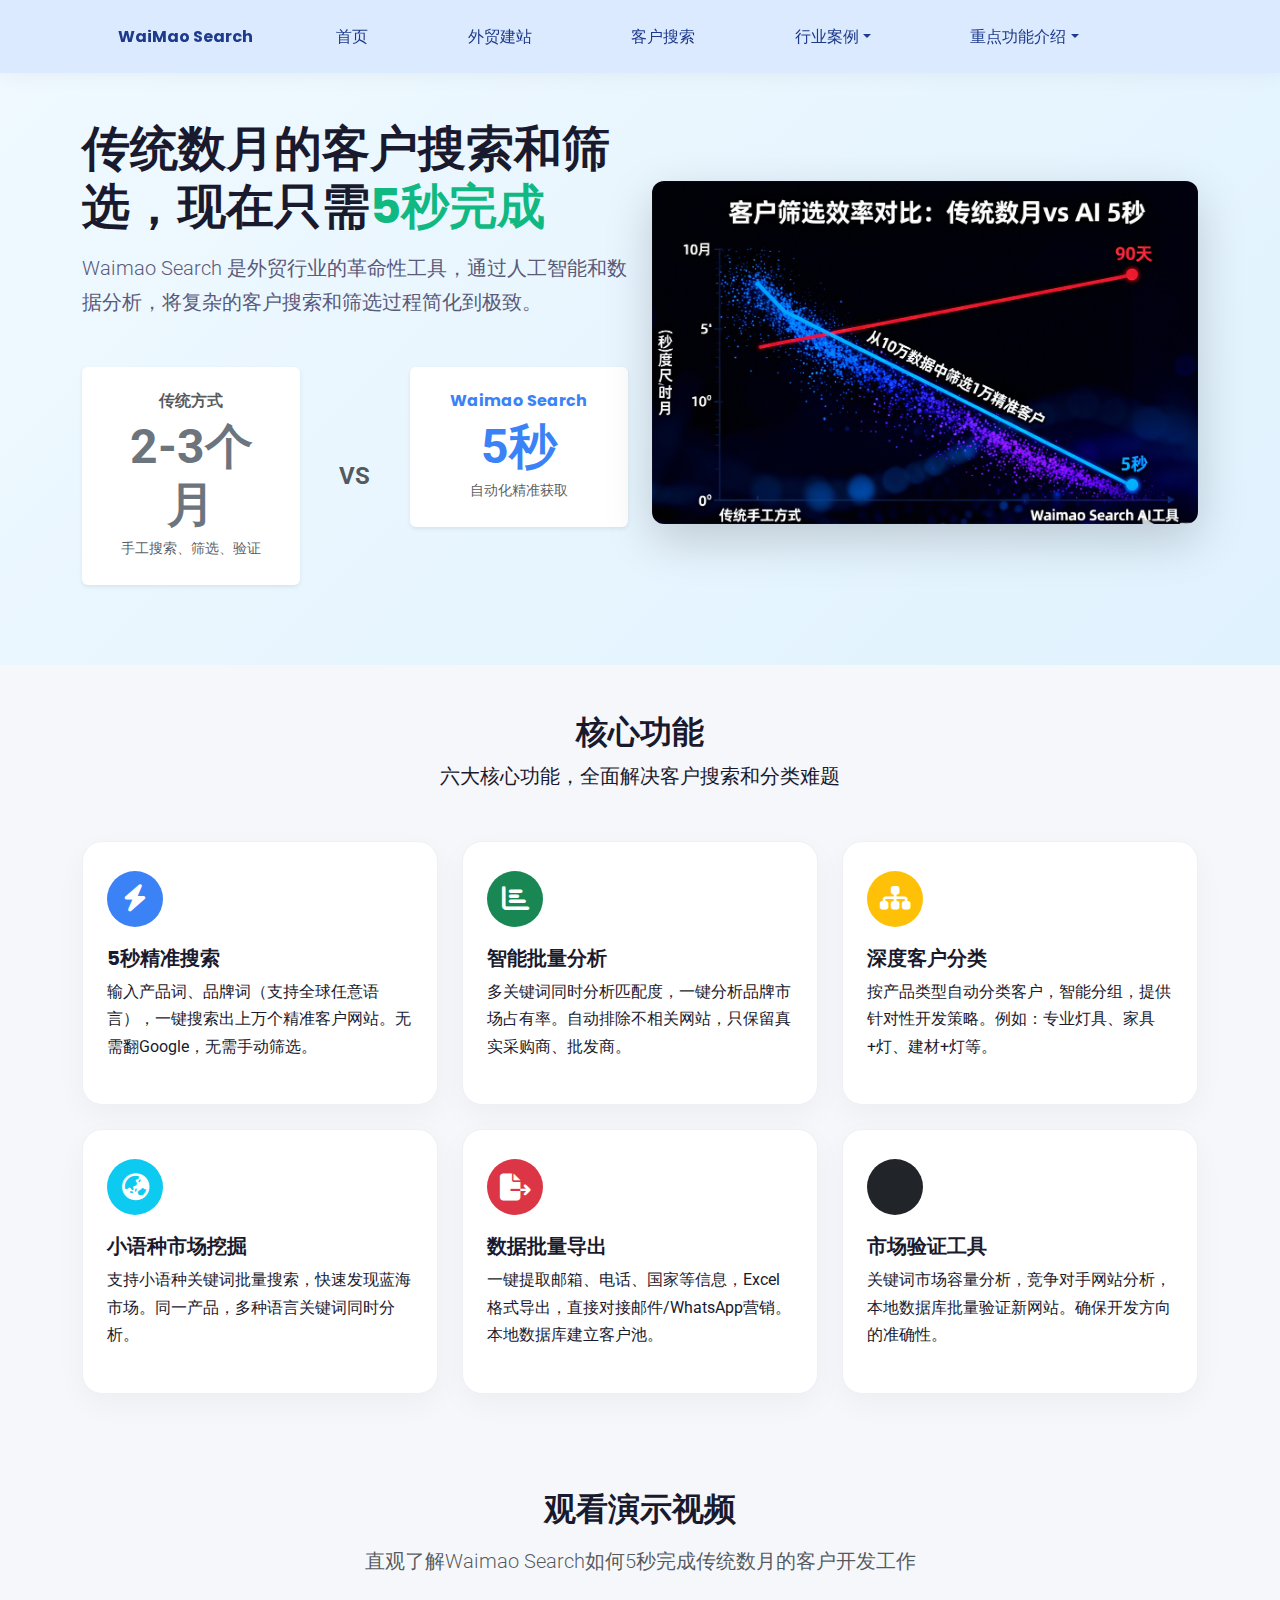
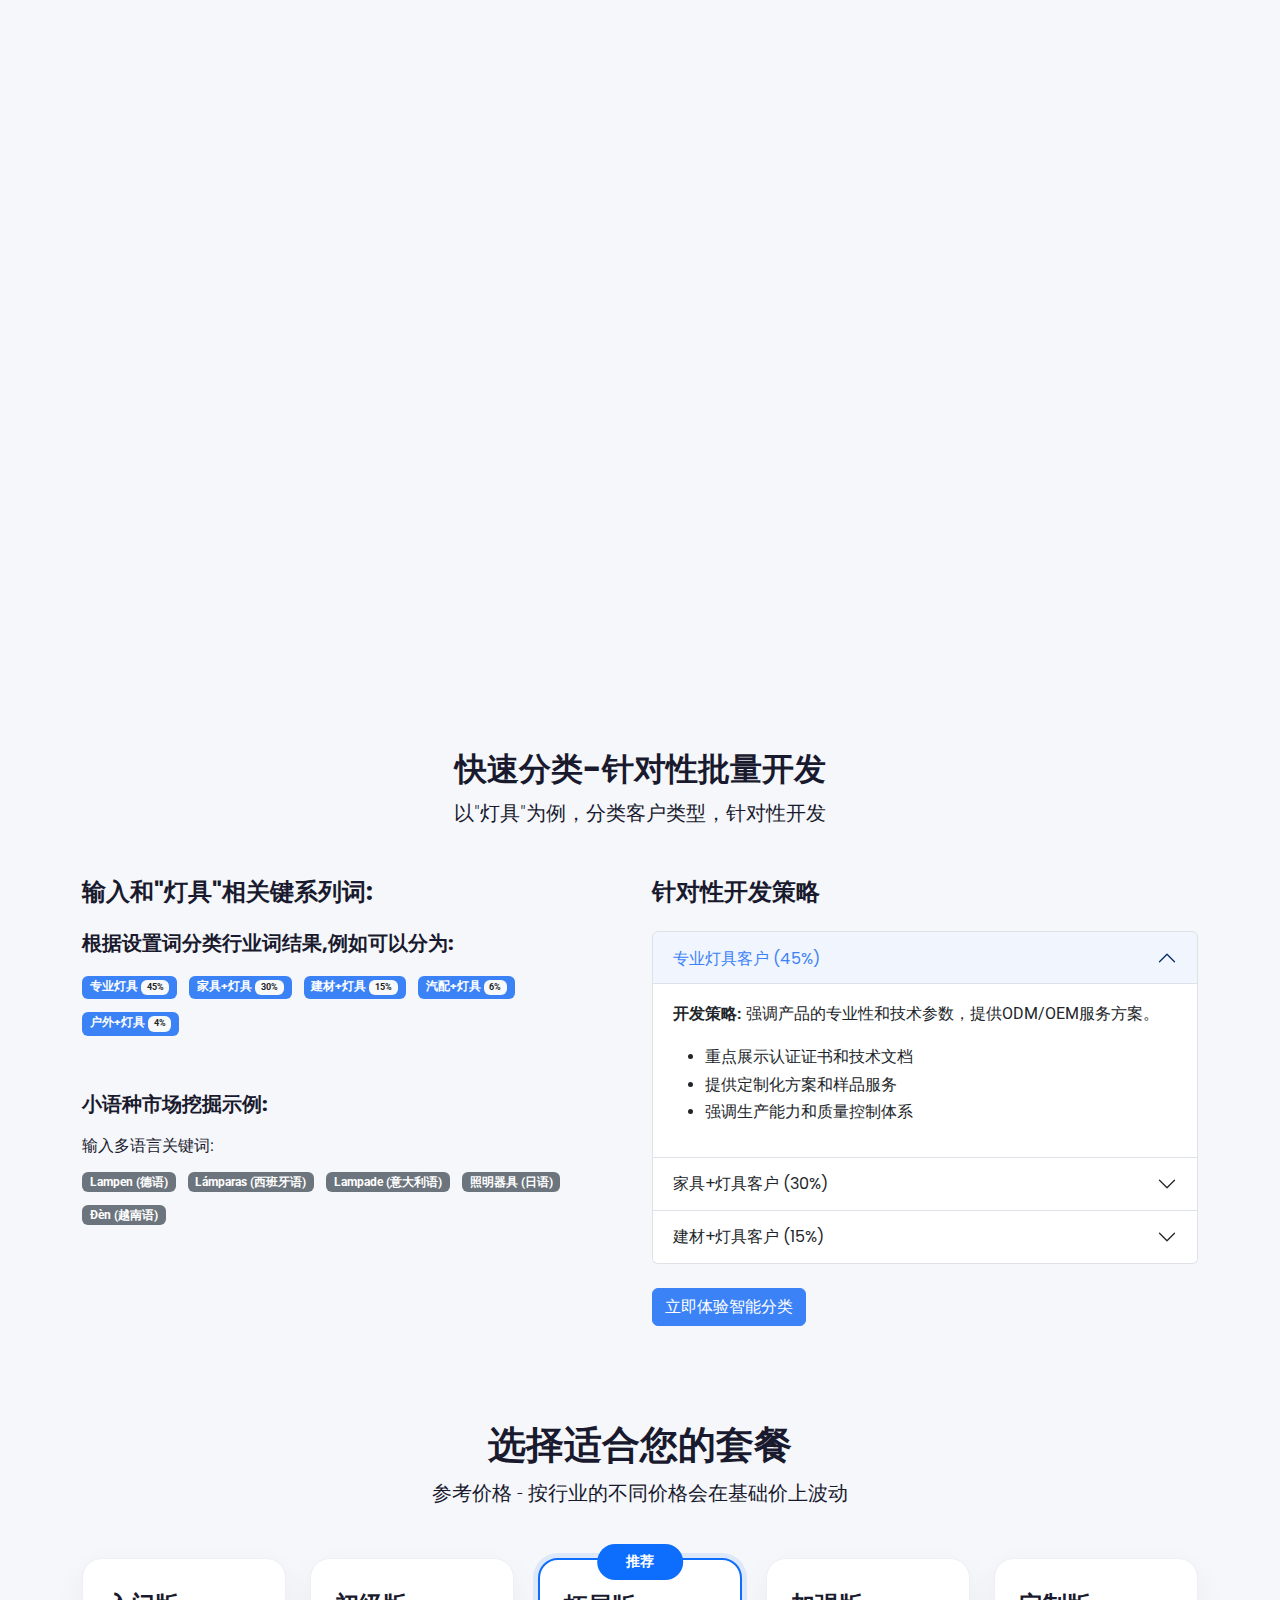
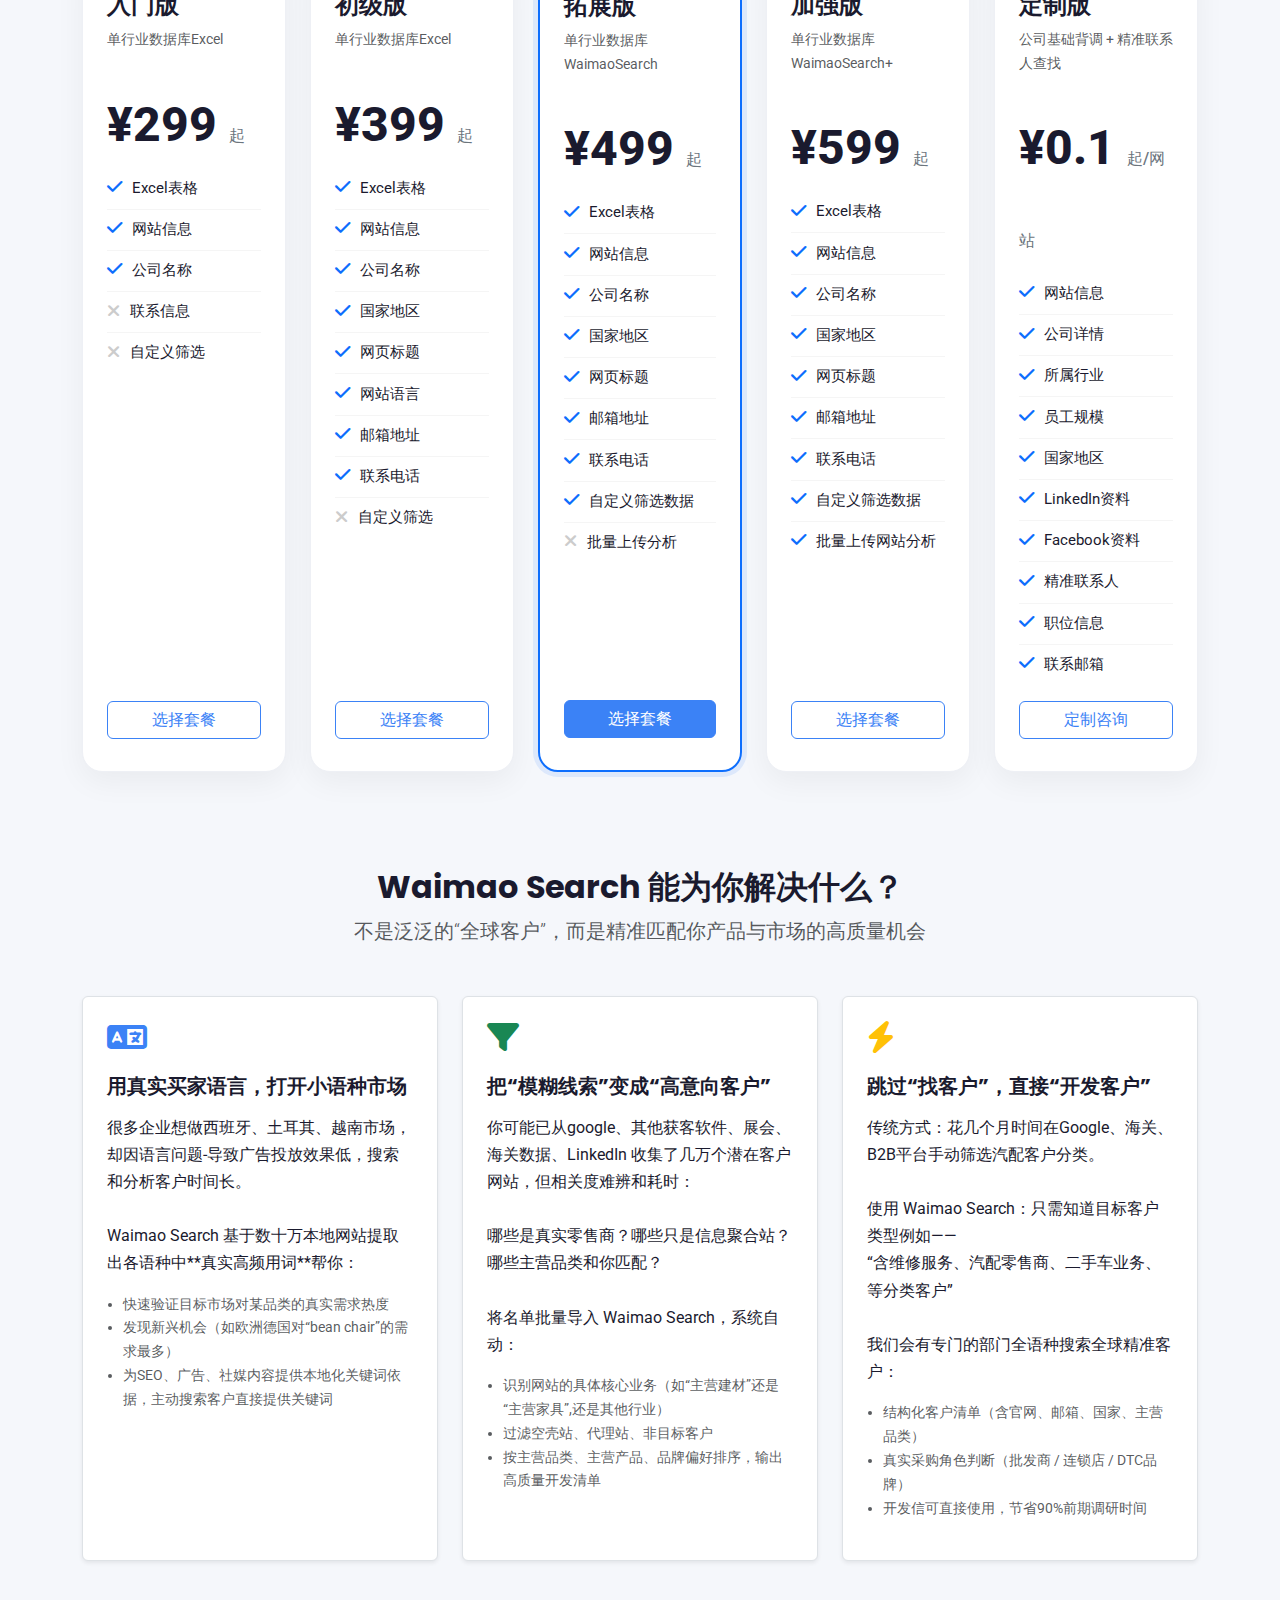
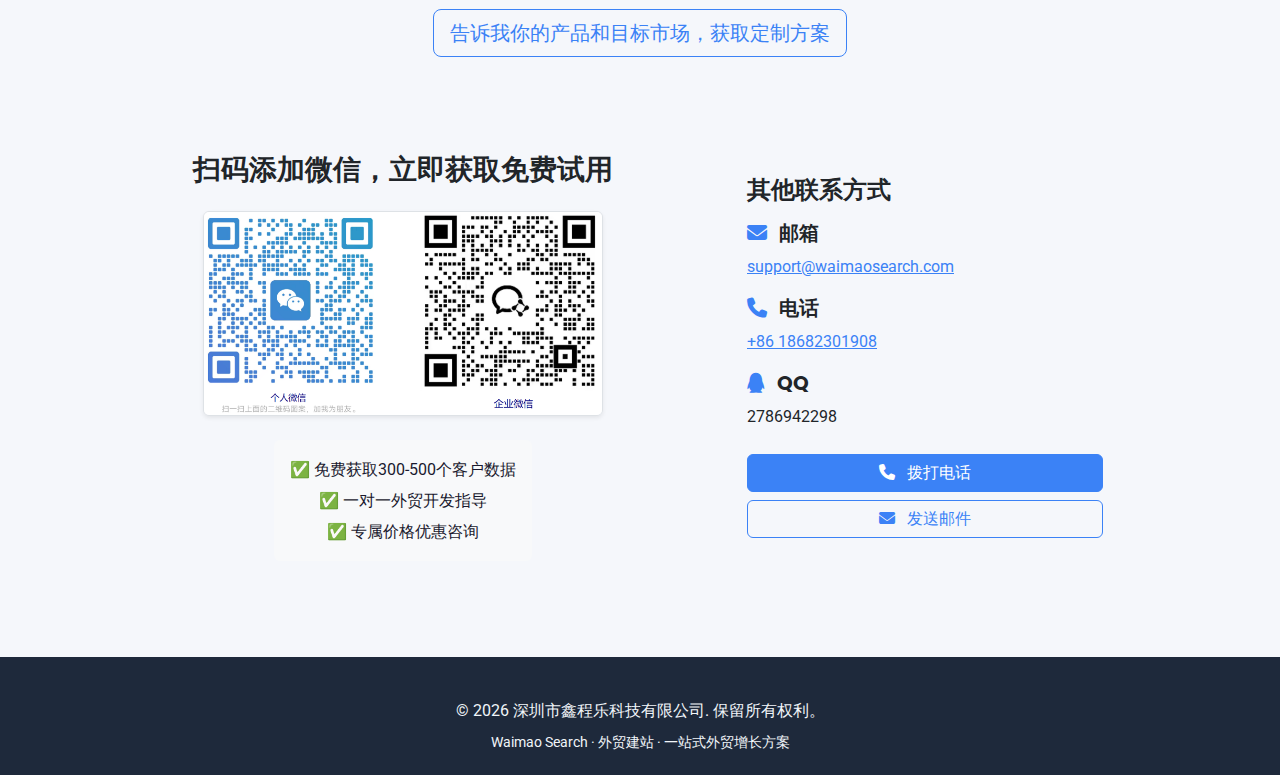
<file: waimaosearch/index.html>
<!doctype html><html lang=en><head><meta charset=utf-8><meta name=viewport content="width=device-width,initial-scale=1,shrink-to-fit=no"><meta name=description content="5秒找到全球精准采购商"><meta name=author content="深圳市鑫程乐科技有限公司"><title>Waimao Search 智能获客 | Waimao Search - 专注外贸增长的一站式方案提供商</title><link rel=icon type=image/png sizes=512x512 href=/android-chrome-512x512.png><link rel=apple-touch-icon sizes=180x180 href=/apple-touch-icon-180x180.png><link rel=icon type=image/x-icon href=/assets/favicon.ico><link href=https://cdn.jsdelivr.net/npm/bootstrap-icons@1.11.3/font/bootstrap-icons.min.css rel=stylesheet><link rel=stylesheet href=/css/styles.min.b254021a4e145c048250b3e6ea0fec07628c38fdcf9a178efb2bd6ee2355de9f.css integrity="sha256-slQCGk4UXASCULPm6g/sB2KMOP3PmheO+yvW7iNV3p8="><meta charset=UTF-8><meta name=viewport content="width=device-width,initial-scale=1"><title>Waimao Search 智能获客 - Waimao Search - 专注外贸增长的一站式方案提供商</title><meta name=description content="5秒找到全球精准采购商"><link href=https://cdn.jsdelivr.net/npm/bootstrap@5.3.0-alpha1/dist/css/bootstrap.min.css rel=stylesheet><link rel=stylesheet href=https://cdn.jsdelivr.net/npm/bootstrap-icons@1.11.3/font/bootstrap-icons.css><link rel=stylesheet href=https://cdnjs.cloudflare.com/ajax/libs/font-awesome/6.4.0/css/all.min.css><link href="https://fonts.googleapis.com/css2?family=Poppins:wght@300;400;500;600;700&family=Roboto:wght@300;400;500&display=swap" rel=stylesheet><style>:root{--primary:#0d6efd;--secondary:#10b981;--dark:#1e293b;--gray-100:#f8f9fa;--gray-200:#e9ecef;--gray-600:#6c757d}body{font-family:roboto,sans-serif;background:#f5f7fb;color:#1a1a2e;line-height:1.7}h1,h2,h3,h4,h5,h6{font-family:poppins,sans-serif;font-weight:700}.navbar{background:rgba(255,255,255,.95);box-shadow:0 2px 20px rgba(0,0,0,5%);padding:15px 0}.navbar-brand{font-family:poppins,sans-serif;font-weight:700;font-size:1.8rem;color:var(--primary)}.navbar-brand span{color:var(--secondary)}.nav-link{font-weight:500;color:var(--dark)!important;margin:0 8px}.nav-link:hover,.nav-link.active{color:var(--primary)!important}.section-title{font-weight:800;font-size:2.4rem;color:#1a1a2e}.subtitle{color:#5a5a7a;font-size:1.2rem}.card-advantage{background:#fff;border-radius:20px;padding:1.8rem 1.5rem;height:100%;box-shadow:0 10px 30px rgba(0,0,0,4%);border:1px solid #eef0f5;transition:transform .2s}.card-advantage:hover{transform:translateY(-5px);box-shadow:0 20px 40px rgba(0,0,0,8%)}.icon-circle{width:56px;height:56px;border-radius:50%;display:flex;align-items:center;justify-content:center;font-size:1.7rem;margin-bottom:1.2rem;color:#fff}.compare-table th{background:#f1f4f9;font-weight:600;white-space:nowrap}.compare-table td{vertical-align:middle}.highlight-box{background:#eef3ff;border-left:4px solid var(--primary);padding:1.2rem 1.5rem;border-radius:.8rem}.pricing-card{background:#fff;border-radius:20px;padding:2rem 1.5rem;height:100%;box-shadow:0 10px 30px rgba(0,0,0,5%);border:1px solid #eef0f5;display:flex;flex-direction:column;transition:.2s}.pricing-card:hover{transform:translateY(-6px);box-shadow:0 20px 40px rgba(0,0,0,8%)}.popular{border:2px solid var(--primary);box-shadow:0 0 0 5px rgba(13,110,253,.1)}.popular-badge{position:absolute;top:-16px;left:50%;transform:translateX(-50%);background:var(--primary);color:#fff;padding:.4rem 1.8rem;border-radius:50px;font-weight:700;font-size:.85rem}.plan-name{font-size:1.7rem;font-weight:700}.price{font-size:3rem;font-weight:800;color:#1a1a2e;margin:1rem 0 .2rem}.price small{font-size:1rem;font-weight:500;color:#6c757d}.desc{color:#6c757d;margin-bottom:1.5rem;min-height:2.5rem}.feature-list{list-style:none;padding:0;flex:1}.feature-list li{padding:.45rem 0;display:flex;align-items:flex-start;font-size:.95rem;border-bottom:1px solid #f5f5f5}.feature-list li:last-child{border-bottom:none}.icon-check{color:var(--primary);margin-right:.6rem;font-size:1.1rem;margin-top:.15rem}.icon-none{color:#ccc;margin-right:.6rem;font-size:1.1rem;margin-top:.15rem}.btn-cta{border-radius:50px;padding:.7rem 1.8rem;font-weight:600}.hero{padding:120px 0 80px;background:linear-gradient(135deg,#f0f9ff 0%,#e0f2fe 100%)}.hero h1{font-size:3rem}.hero .lead{font-size:1.25rem;color:#5a5a7a;max-width:700px}.card-product{border:none;border-radius:20px;padding:2.5rem 2rem;height:100%;transition:transform .2s,box-shadow .2s;background:#fff;box-shadow:0 10px 30px rgba(0,0,0,5%)}.card-product:hover{transform:translateY(-5px);box-shadow:0 20px 40px rgba(0,0,0,8%)}.btn-website{background:var(--primary);border:none;color:#fff;padding:10px 28px;border-radius:50px}.btn-search{background:linear-gradient(135deg,var(--primary),var(--secondary));border:none;color:#fff;padding:10px 28px;border-radius:50px}.footer-custom{background:var(--dark);color:#cbd5e1;padding:40px 0 20px}.footer-custom a{color:#cbd5e1}@media(max-width:768px){.section-title{font-size:2rem}.price{font-size:2.3rem}}.content-block{display:flex;gap:40px;align-items:center;margin:60px 0}.content-block.reverse{flex-direction:row-reverse}.text-content,.media-content{flex:1;min-width:0}.text-content h3{display:flex;align-items:center;gap:8px}.media-content img,.media-content video{width:100%;height:auto;border-radius:8px;box-shadow:0 4px 12px rgba(0,0,0,8%)}</style><link rel=stylesheet href=/custom.3a1d80eaf22e25e66bb113c5210134d5699d3a44ed3e58e4e6a7f4471054eff7.css integrity="sha256-Oh2A6vIuJeZrsRPFIQE01WmdOkTtPljk5qf0RxBU7/c="></head><body class="d-flex flex-column h-100"><main class="flex-shrink-0 flex-grow-1"><nav class="navbar navbar-expand-lg navbar-dark bg-dark fixed-top" style=z-index:1030><div class="container px-5 d-flex align-items-center"><a class="navbar-brand me-auto text-truncate" href=/ style=max-width:75%;min-width:0>WaiMao Search</a>
<button class="navbar-toggler ms-auto flex-shrink-0" type=button data-bs-toggle=collapse data-bs-target=#navbarSupportedContent aria-controls=navbarSupportedContent aria-expanded=false aria-label="Toggle navigation">
<span class=navbar-toggler-icon></span></button><div class="collapse navbar-collapse" id=navbarSupportedContent><ul class="navbar-nav mb-2 mb-lg-0 w-100 justify-content-evenly"><li class=nav-item><a class=nav-link href=/>首页</a></li><li class=nav-item><a class=nav-link href=/websitebuild/>外贸建站</a></li><li class=nav-item><a class=nav-link href=/waimaosearch/>客户搜索</a></li><li class="nav-item dropdown"><a class="nav-link dropdown-toggle" href=# id=dropdown-%E8%A1%8C%E4%B8%9A%E6%A1%88%E4%BE%8B role=button data-bs-toggle=dropdown aria-expanded=false>行业案例</a><ul class=dropdown-menu><li class=nav-item><a class=nav-link href=/cases/auto-parts/>汽车配件</a></li><li class=nav-item><a class=nav-link href=/cases/beauty/>美容护肤</a></li><li class=nav-item><a class=nav-link href=/cases/building-materials/>建筑材料</a></li><li class=nav-item><a class=nav-link href=/cases/e-cigarettes/>电子烟</a></li><li class=nav-item><a class=nav-link href=/cases/fishing-gear/>渔具</a></li><li class=nav-item><a class=nav-link href=/cases/furniture/>家具</a></li><li class=nav-item><a class=nav-link href=/cases/pet-supplies/>宠物用品</a></li><li class=nav-item><a class=nav-link href>更多行业整理中..</a></li></ul></li><li class="nav-item dropdown"><a class="nav-link dropdown-toggle" href=# id=dropdown-%E9%87%8D%E7%82%B9%E5%8A%9F%E8%83%BD%E4%BB%8B%E7%BB%8D role=button data-bs-toggle=dropdown aria-expanded=false>重点功能介绍</a><ul class=dropdown-menu><li class=nav-item><a class=nav-link href=/function/filter-sort/>极速筛选和分类</a></li><li class=nav-item><a class=nav-link href=/function/img-search/>精准图片搜索</a></li></ul></li></ul></div></div></nav><section class=hero><div class=container><div class="row align-items-center"><div class=col-lg-6><h1 class="display-4 fw-bold">传统数月的客户搜索和筛选，现在只需<span style=color:var(--secondary)>5秒完成</span></h1><p class="lead mt-3" style=color:#5a5a7a>Waimao Search 是外贸行业的革命性工具，通过人工智能和数据分析，将复杂的客户搜索和筛选过程简化到极致。</p><div class="time-comparison mt-5"><div class="row g-3 text-center"><div class=col-5><div class="bg-white p-4 rounded shadow-sm"><h6 class=text-muted>传统方式</h6><div class="display-5 fw-bold text-secondary">2-3个月</div><small class=text-muted>手工搜索、筛选、验证</small></div></div><div class="col-2 d-flex align-items-center justify-content-center"><span class="fs-4 fw-bold text-muted">VS</span></div><div class=col-5><div class="bg-white p-4 rounded shadow-sm border-primary border-2"><h6 class=text-primary>Waimao Search</h6><div class="display-5 fw-bold text-primary">5秒</div><small class=text-muted>自动化精准获取</small></div></div></div></div></div><div class=col-lg-6><div class="mt-5 mt-lg-0"><img src=../images/3months_vs_5s.jpg class="img-fluid rounded shadow-lg" alt=外贸数据分析仪表板 style=border-radius:12px!important></div></div></div></div></section><section id=features class=py-5><div class=container><div class="section-title text-center mb-5"><h2>核心功能</h2><p class=lead>六大核心功能，全面解决客户搜索和分类难题</p></div><div class="row g-4"><div class="col-lg-4 col-md-6"><div class=card-advantage><div class="icon-circle bg-primary"><i class="fas fa-bolt"></i></div><h5>5秒精准搜索</h5><p>输入产品词、品牌词（支持全球任意语言），一键搜索出上万个精准客户网站。无需翻Google，无需手动筛选。</p></div></div><div class="col-lg-4 col-md-6"><div class=card-advantage><div class="icon-circle bg-success"><i class="fas fa-chart-bar"></i></div><h5>智能批量分析</h5><p>多关键词同时分析匹配度，一键分析品牌市场占有率。自动排除不相关网站，只保留真实采购商、批发商。</p></div></div><div class="col-lg-4 col-md-6"><div class=card-advantage><div class="icon-circle bg-warning"><i class="fas fa-sitemap"></i></div><h5>深度客户分类</h5><p>按产品类型自动分类客户，智能分组，提供针对性开发策略。例如：专业灯具、家具+灯、建材+灯等。</p></div></div><div class="col-lg-4 col-md-6"><div class=card-advantage><div class="icon-circle bg-info"><i class="fas fa-globe-asia"></i></div><h5>小语种市场挖掘</h5><p>支持小语种关键词批量搜索，快速发现蓝海市场。同一产品，多种语言关键词同时分析。</p></div></div><div class="col-lg-4 col-md-6"><div class=card-advantage><div class="icon-circle bg-danger"><i class="fas fa-file-export"></i></div><h5>数据批量导出</h5><p>一键提取邮箱、电话、国家等信息，Excel格式导出，直接对接邮件/WhatsApp营销。本地数据库建立客户池。</p></div></div><div class="col-lg-4 col-md-6"><div class=card-advantage><div class="icon-circle bg-dark"><i class="fas fa-search-check"></i></div><h5>市场验证工具</h5><p>关键词市场容量分析，竞争对手网站分析，本地数据库批量验证新网站。确保开发方向的准确性。</p></div></div></div></div></section><section class=py-5><div class=container><div class=row><div class="col-12 text-center"><h2 class=mb-3>观看演示视频</h2><p class="lead text-muted mb-5">直观了解Waimao Search如何5秒完成传统数月的客户开发工作</p></div></div><div class=row><div class=col-12><div class="video-wrapper ratio ratio-16x9"><iframe src="https://player.bilibili.com/player.html?bvid=BV1NZB9BoESK&page=1&high_quality=1&autoplay=0&danmaku=0" allowfullscreen title="Waimao Search产品演示"></iframe></div></div></div></div></section><section id=demo class=py-5><div class=container><div class="section-title text-center mb-5"><h2>快速分类-针对性批量开发</h2><p class=lead>以"灯具"为例，分类客户类型，针对性开发</p></div><div class=row><div class=col-lg-6><div class=demo-visual><h4 class=mb-4>输入和"灯具"相关键系列词:</h4><div class=mb-5><h5 class=mb-3>根据设置词分类行业词结果,例如可以分为:</h5><div><span class="badge bg-primary me-2 mb-2">专业灯具 <span class="badge bg-light text-dark">45%</span></span>
<span class="badge bg-primary me-2 mb-2">家具+灯具 <span class="badge bg-light text-dark">30%</span></span>
<span class="badge bg-primary me-2 mb-2">建材+灯具 <span class="badge bg-light text-dark">15%</span></span>
<span class="badge bg-primary me-2 mb-2">汽配+灯具 <span class="badge bg-light text-dark">6%</span></span>
<span class="badge bg-primary me-2 mb-2">户外+灯具 <span class="badge bg-light text-dark">4%</span></span></div></div><div class=mt-4><h5 class=mb-3>小语种市场挖掘示例:</h5><p class=mb-2>输入多语言关键词:</p><div><span class="badge bg-secondary me-2 mb-2">Lampen (德语)</span>
<span class="badge bg-secondary me-2 mb-2">Lámparas (西班牙语)</span>
<span class="badge bg-secondary me-2 mb-2">Lampade (意大利语)</span>
<span class="badge bg-secondary me-2 mb-2">照明器具 (日语)</span>
<span class="badge bg-secondary me-2 mb-2">Đèn (越南语)</span></div></div></div></div><div class=col-lg-6><div class="mt-5 mt-lg-0"><h4 class=mb-4>针对性开发策略</h4><div class=accordion id=strategyAccordion><div class=accordion-item><h2 class=accordion-header id=headingOne><button class=accordion-button type=button data-bs-toggle=collapse data-bs-target=#collapseOne>
专业灯具客户 (45%)</button></h2><div id=collapseOne class="accordion-collapse collapse show" data-bs-parent=#strategyAccordion><div class=accordion-body><p><strong>开发策略:</strong> 强调产品的专业性和技术参数，提供ODM/OEM服务方案。</p><ul><li>重点展示认证证书和技术文档</li><li>提供定制化方案和样品服务</li><li>强调生产能力和质量控制体系</li></ul></div></div></div><div class=accordion-item><h2 class=accordion-header id=headingTwo><button class="accordion-button collapsed" type=button data-bs-toggle=collapse data-bs-target=#collapseTwo>
家具+灯具客户 (30%)</button></h2><div id=collapseTwo class="accordion-collapse collapse" data-bs-parent=#strategyAccordion><div class=accordion-body><p><strong>开发策略:</strong> 强调设计与家居环境的搭配，提供整体解决方案。</p><ul><li>展示与家具搭配的效果图</li><li>强调节能环保和智能控制功能</li><li>提供整体空间照明设计方案</li></ul></div></div></div><div class=accordion-item><h2 class=accordion-header id=headingThree><button class="accordion-button collapsed" type=button data-bs-toggle=collapse data-bs-target=#collapseThree>
建材+灯具客户 (15%)</button></h2><div id=collapseThree class="accordion-collapse collapse" data-bs-parent=#strategyAccordion><div class=accordion-body><p><strong>开发策略:</strong> 强调产品的耐用性和工程适用性，提供批量采购优惠。</p><ul><li>突出防水防尘等级和安装便捷性</li><li>提供工程项目支持和技术指导</li><li>展示在大型工程项目中的应用案例</li></ul></div></div></div></div><div class=mt-4><a href=#pricing class="btn btn-primary">立即体验智能分类</a></div></div></div></div></div></section><section class=py-5 id=waimaosearch-pricing><div class=container><div class="text-center mb-5"><h2 class=section-title>选择适合您的套餐</h2><p class=lead>参考价格 - 按行业的不同价格会在基础价上波动</p></div><div class="row g-4 justify-content-center"><div class=col-lg><div class="pricing-card h-100"><h4>入门版</h4><p class="text-muted small mb-3">单行业数据库Excel</p><div class=price>¥299 <small>起</small></div><ul class=feature-list><li><i class="fas fa-check icon-check"></i> Excel表格</li><li><i class="fas fa-check icon-check"></i> 网站信息</li><li><i class="fas fa-check icon-check"></i> 公司名称</li><li><i class="fas fa-times icon-none"></i> 联系信息</li><li><i class="fas fa-times icon-none"></i> 自定义筛选</li></ul><a href=#contact class="btn btn-outline-primary w-100 mt-auto">选择套餐</a></div></div><div class=col-lg><div class="pricing-card h-100"><h4>初级版</h4><p class="text-muted small mb-3">单行业数据库Excel</p><div class=price>¥399 <small>起</small></div><ul class=feature-list><li><i class="fas fa-check icon-check"></i> Excel表格</li><li><i class="fas fa-check icon-check"></i> 网站信息</li><li><i class="fas fa-check icon-check"></i> 公司名称</li><li><i class="fas fa-check icon-check"></i> 国家地区</li><li><i class="fas fa-check icon-check"></i> 网页标题</li><li><i class="fas fa-check icon-check"></i> 网站语言</li><li><i class="fas fa-check icon-check"></i> 邮箱地址</li><li><i class="fas fa-check icon-check"></i> 联系电话</li><li><i class="fas fa-times icon-none"></i> 自定义筛选</li></ul><a href=#contact class="btn btn-outline-primary w-100 mt-auto">选择套餐</a></div></div><div class=col-lg><div class="pricing-card popular h-100 position-relative"><div class=popular-badge>推荐</div><h4>拓展版</h4><p class="text-muted small mb-3">单行业数据库WaimaoSearch</p><div class=price>¥499 <small>起</small></div><ul class=feature-list><li><i class="fas fa-check icon-check"></i> Excel表格</li><li><i class="fas fa-check icon-check"></i> 网站信息</li><li><i class="fas fa-check icon-check"></i> 公司名称</li><li><i class="fas fa-check icon-check"></i> 国家地区</li><li><i class="fas fa-check icon-check"></i> 网页标题</li><li><i class="fas fa-check icon-check"></i> 邮箱地址</li><li><i class="fas fa-check icon-check"></i> 联系电话</li><li><i class="fas fa-check icon-check"></i> 自定义筛选数据</li><li><i class="fas fa-times icon-none"></i> 批量上传分析</li></ul><a href=#contact class="btn btn-primary w-100 mt-auto">选择套餐</a></div></div><div class=col-lg><div class="pricing-card h-100"><h4>加强版</h4><p class="text-muted small mb-3">单行业数据库WaimaoSearch+</p><div class=price>¥599 <small>起</small></div><ul class=feature-list><li><i class="fas fa-check icon-check"></i> Excel表格</li><li><i class="fas fa-check icon-check"></i> 网站信息</li><li><i class="fas fa-check icon-check"></i> 公司名称</li><li><i class="fas fa-check icon-check"></i> 国家地区</li><li><i class="fas fa-check icon-check"></i> 网页标题</li><li><i class="fas fa-check icon-check"></i> 邮箱地址</li><li><i class="fas fa-check icon-check"></i> 联系电话</li><li><i class="fas fa-check icon-check"></i> 自定义筛选数据</li><li><i class="fas fa-check icon-check"></i> 批量上传网站分析</li></ul><a href=#contact class="btn btn-outline-primary w-100 mt-auto">选择套餐</a></div></div><div class=col-lg><div class="pricing-card h-100"><h4>定制版</h4><p class="text-muted small mb-3">公司基础背调 + 精准联系人查找</p><div class=price>¥0.1 <small>起/网站</small></div><ul class=feature-list><li><i class="fas fa-check icon-check"></i> 网站信息</li><li><i class="fas fa-check icon-check"></i> 公司详情</li><li><i class="fas fa-check icon-check"></i> 所属行业</li><li><i class="fas fa-check icon-check"></i> 员工规模</li><li><i class="fas fa-check icon-check"></i> 国家地区</li><li><i class="fas fa-check icon-check"></i> LinkedIn资料</li><li><i class="fas fa-check icon-check"></i> Facebook资料</li><li><i class="fas fa-check icon-check"></i> 精准联系人</li><li><i class="fas fa-check icon-check"></i> 职位信息</li><li><i class="fas fa-check icon-check"></i> 联系邮箱</li></ul><a href=#contact class="btn btn-outline-primary w-100 mt-auto">定制咨询</a></div></div></div></div></section><section id=testimonials class=py-5><div class=container><div class="section-title text-center mb-5"><h2>Waimao Search 能为你解决什么？</h2><p class="lead text-muted">不是泛泛的“全球客户”，而是精准匹配你产品与市场的高质量机会</p></div><div class="row g-4"><div class="col-lg-4 col-md-6"><div class="p-4 border rounded h-100 shadow-sm bg-white"><div class=mb-3><i class="fas fa-language fa-2x text-primary"></i></div><h5 class=mb-3>用真实买家语言，打开小语种市场</h5><p>很多企业想做西班牙、土耳其、越南市场，却因语言问题-导致广告投放效果低，搜索和分析客户时间长。<br><br>Waimao Search 基于数十万本地网站提取出各语种中**真实高频用词**帮你：</p><ul class="small text-muted ps-3"><li>快速验证目标市场对某品类的真实需求热度</li><li>发现新兴机会（如欧洲德国对“bean chair”的需求最多）</li><li>为SEO、广告、社媒内容提供本地化关键词依据，主动搜索客户直接提供关键词</li></ul></div></div><div class="col-lg-4 col-md-6"><div class="p-4 border rounded h-100 shadow-sm bg-white"><div class=mb-3><i class="fas fa-filter fa-2x text-success"></i></div><h5 class=mb-3>把“模糊线索”变成“高意向客户”</h5><p>你可能已从google、其他获客软件、展会、海关数据、LinkedIn 收集了几万个潜在客户网站，但相关度难辨和耗时：<br><br>哪些是真实零售商？哪些只是信息聚合站？哪些主营品类和你匹配？<br><br>将名单批量导入 Waimao Search，系统自动：</p><ul class="small text-muted ps-3"><li>识别网站的具体核心业务（如“主营建材”还是“主营家具”,还是其他行业）</li><li>过滤空壳站、代理站、非目标客户</li><li>按主营品类、主营产品、品牌偏好排序，输出高质量开发清单</li></ul></div></div><div class="col-lg-4 col-md-6"><div class="p-4 border rounded h-100 shadow-sm bg-white"><div class=mb-3><i class="fas fa-bolt fa-2x text-warning"></i></div><h5 class=mb-3>跳过“找客户”，直接“开发客户”</h5><p>传统方式：花几个月时间在Google、海关、B2B平台手动筛选汽配客户分类。<br><br>使用 Waimao Search：只需知道目标客户类型例如——<br>“含维修服务、汽配零售商、二手车业务、等分类客户”<br><br>我们会有专门的部门全语种搜索全球精准客户：</p><ul class="small text-muted ps-3"><li>结构化客户清单（含官网、邮箱、国家、主营品类）</li><li>真实采购角色判断（批发商 / 连锁店 / DTC品牌）</li><li>开发信可直接使用，节省90%前期调研时间</li></ul></div></div></div><div class="text-center mt-5"><a href=#contact class="btn btn-outline-primary btn-lg">告诉我你的产品和目标市场，获取定制方案</a></div></div></section><section id=contact class=py-5><div class=container><div class="row align-items-center"><div class="col-lg-7 text-center mb-5 mb-lg-0"><h3 class="mb-4 text-dark">扫码添加微信，立即获取免费试用</h3><div class=mb-4><img src=/images/wechat_two.png alt=微信二维码 class="img-fluid rounded border shadow-sm" style=width:100%;max-width:400px></div><div class="bg-light rounded p-3 d-inline-block"><p class=mb-1>✅ 免费获取300-500个客户数据</p><p class=mb-1>✅ 一对一外贸开发指导</p><p class=mb-0>✅ 专属价格优惠咨询</p></div></div><div class=col-lg-4><h4 class="mb-3 text-dark">其他联系方式</h4><div class=mb-4><h5 class=text-dark><i class="fas fa-envelope me-2 text-primary"></i> 邮箱</h5><a href=mailto:support@waimaosearch.com class="text-primary d-block">support@waimaosearch.com</a><h5 class="mt-3 text-dark"><i class="fas fa-phone me-2 text-primary"></i> 电话</h5><a href=tel:+8618682301908 class="text-primary d-block">+86 18682301908</a><h5 class="mt-3 text-dark"><i class="fab fa-qq me-2 text-primary"></i> QQ</h5><p class=text-dark>2786942298</p></div><div class="d-grid gap-2"><a href=tel:+8618682301908 class="btn btn-primary"><i class="fas fa-phone me-2"></i> 拨打电话
</a><a href=mailto:support@waimaosearch.com class="btn btn-outline-primary"><i class="fas fa-envelope me-2"></i> 发送邮件</a></div></div></div></div></section></main><footer class="footer-custom text-center mt-5"><div class=container><p class=mb-1>&copy; 2026 深圳市鑫程乐科技有限公司. 保留所有权利。</p><small>Waimao Search · 外贸建站 · 一站式外贸增长方案</small></div></footer><script src=https://cdn.jsdelivr.net/npm/bootstrap@5.2.3/dist/js/bootstrap.bundle.min.js></script><script src=/js/scripts.min.2cafd4751a0f9e15eddb6933a8858224cfa98d138669ada0055e429fb6042dc3.js integrity="sha256-LK/UdRoPnhXt22kzqIWCJM+pjROGaa2gBV5Cn7YELcM=" defer></script></body></html>
</file>
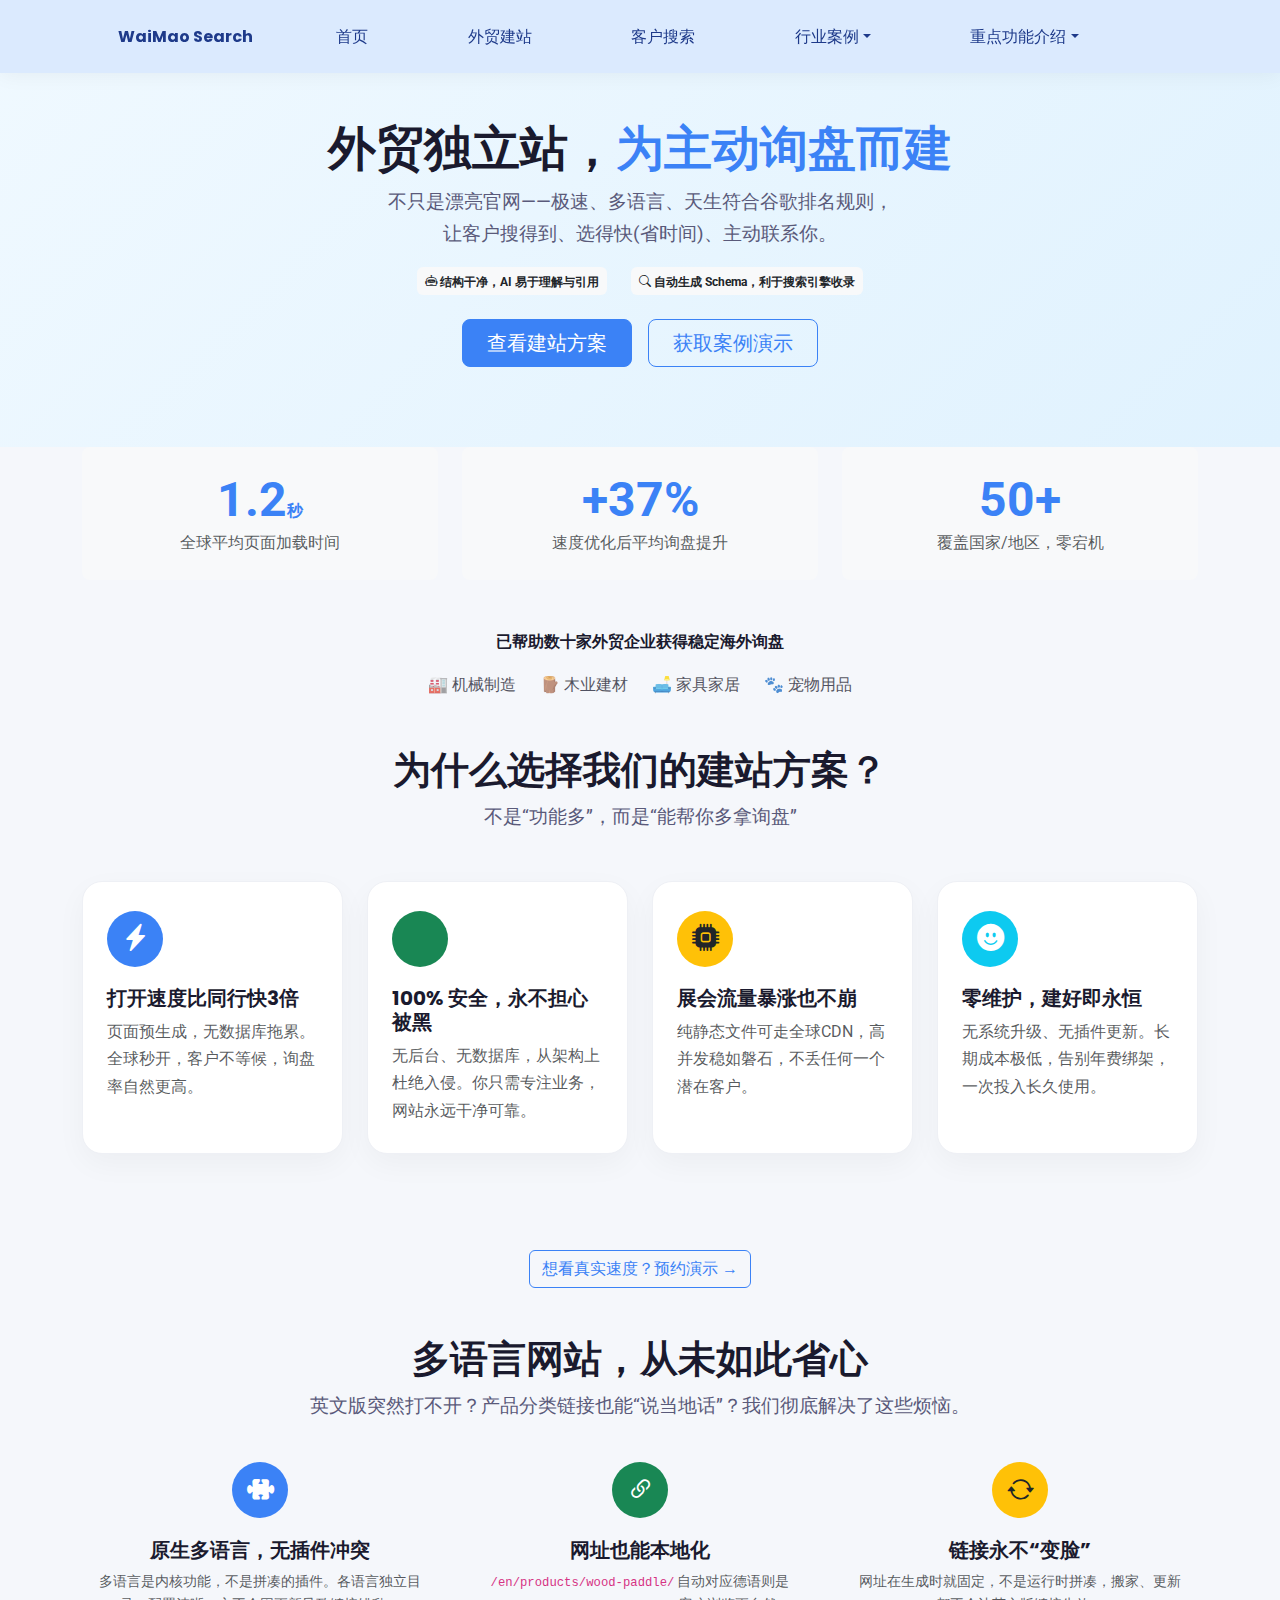
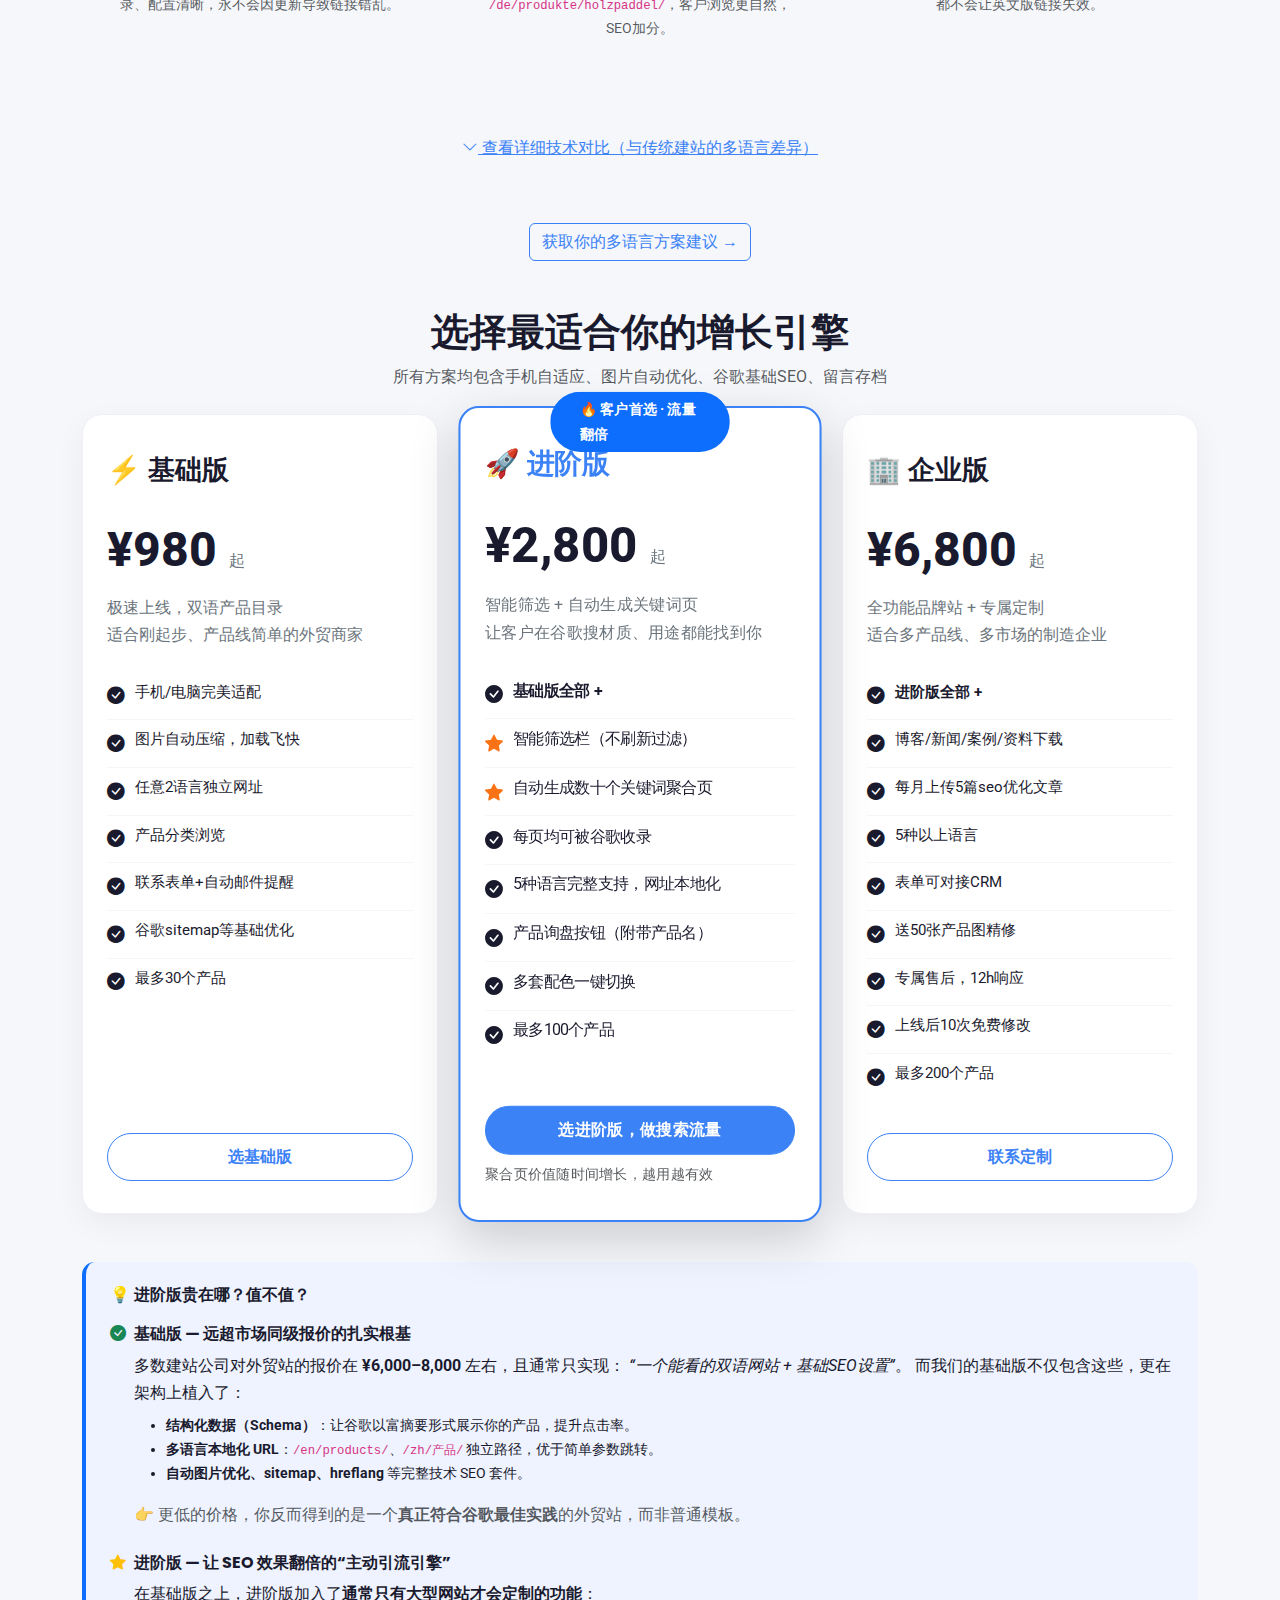
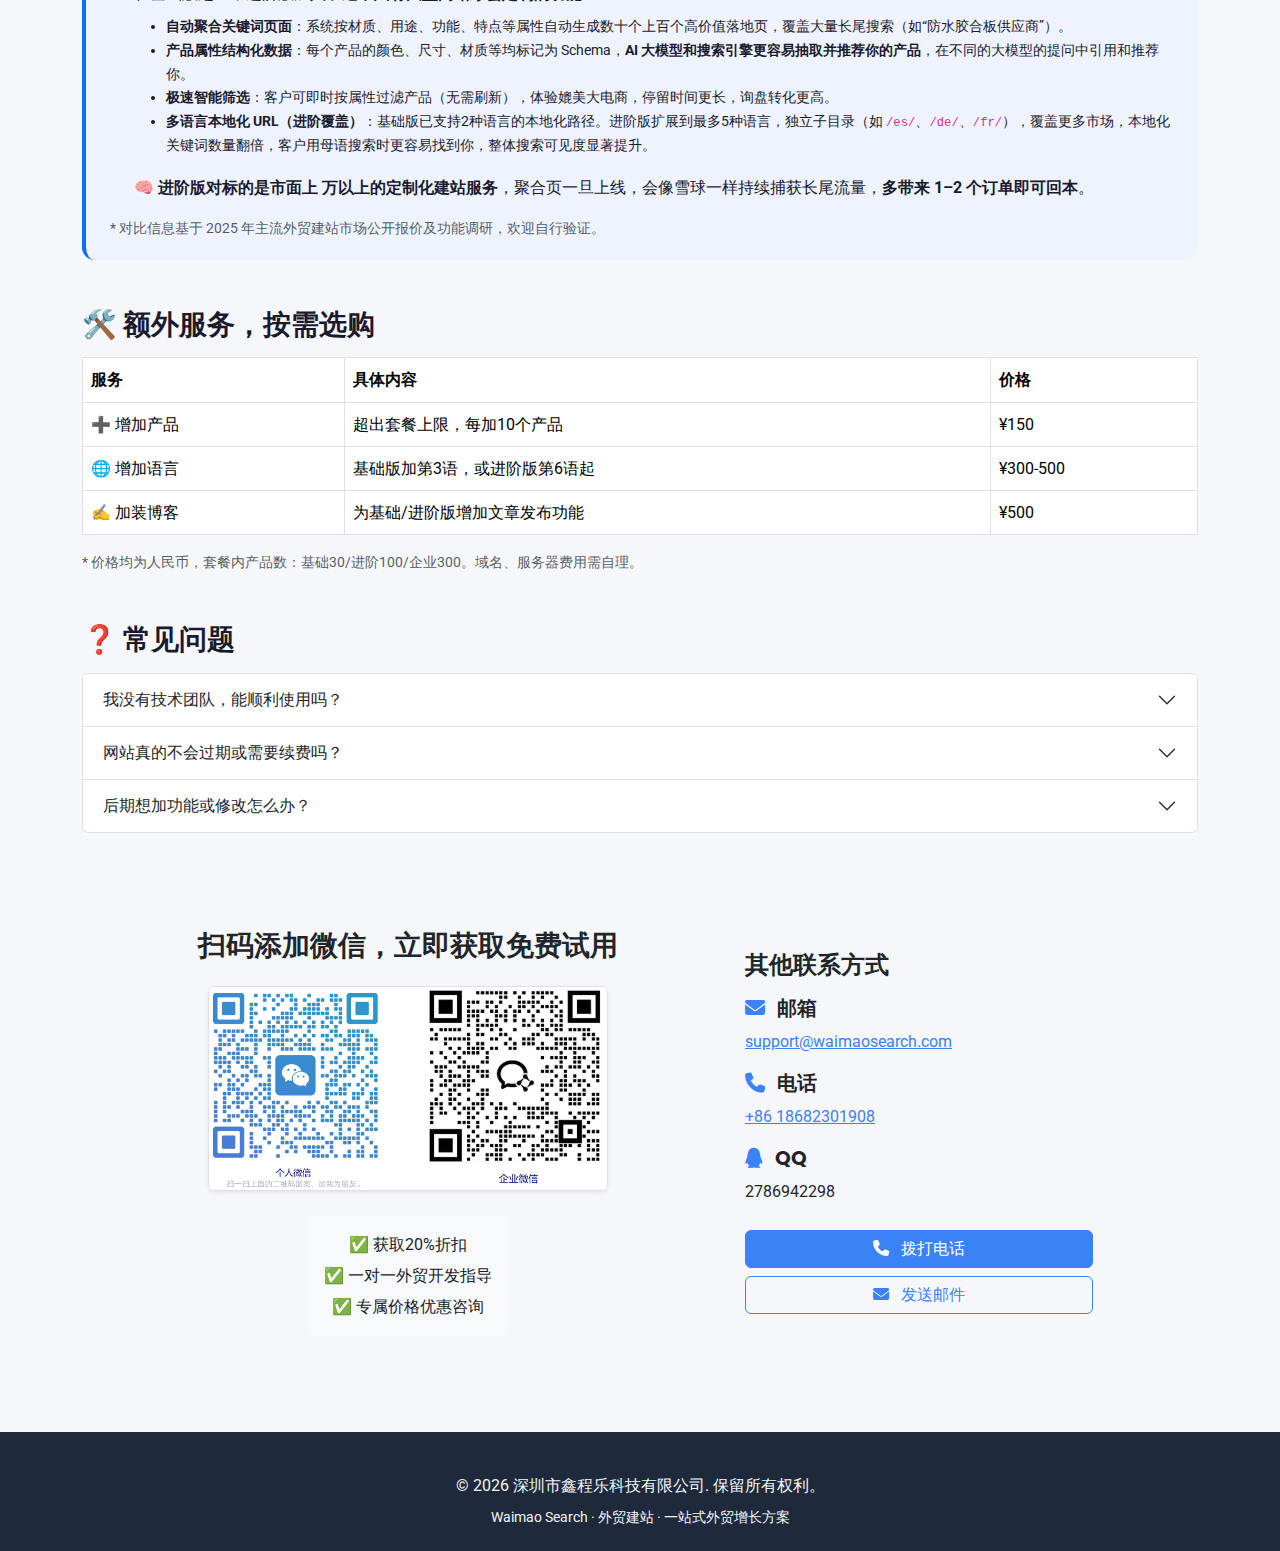
<file: websitebuild/index.html>
<!doctype html><html lang=en><head><meta charset=utf-8><meta name=viewport content="width=device-width,initial-scale=1,shrink-to-fit=no"><meta name=description content="Learn more about our mission and team."><meta name=author content="深圳市鑫程乐科技有限公司"><title>רҵ������B2B��վ | Waimao Search - 专注外贸增长的一站式方案提供商</title><link rel=icon type=image/png sizes=512x512 href=/android-chrome-512x512.png><link rel=apple-touch-icon sizes=180x180 href=/apple-touch-icon-180x180.png><link rel=icon type=image/x-icon href=/assets/favicon.ico><link href=https://cdn.jsdelivr.net/npm/bootstrap-icons@1.11.3/font/bootstrap-icons.min.css rel=stylesheet><link rel=stylesheet href=/css/styles.min.b254021a4e145c048250b3e6ea0fec07628c38fdcf9a178efb2bd6ee2355de9f.css integrity="sha256-slQCGk4UXASCULPm6g/sB2KMOP3PmheO+yvW7iNV3p8="><meta charset=UTF-8><meta name=viewport content="width=device-width,initial-scale=1"><title>רҵ������B2B��վ - Waimao Search - 专注外贸增长的一站式方案提供商</title><meta name=description content="Learn more about our mission and team."><link href=https://cdn.jsdelivr.net/npm/bootstrap@5.3.0-alpha1/dist/css/bootstrap.min.css rel=stylesheet><link rel=stylesheet href=https://cdn.jsdelivr.net/npm/bootstrap-icons@1.11.3/font/bootstrap-icons.css><link rel=stylesheet href=https://cdnjs.cloudflare.com/ajax/libs/font-awesome/6.4.0/css/all.min.css><link href="https://fonts.googleapis.com/css2?family=Poppins:wght@300;400;500;600;700&family=Roboto:wght@300;400;500&display=swap" rel=stylesheet><style>:root{--primary:#0d6efd;--secondary:#10b981;--dark:#1e293b;--gray-100:#f8f9fa;--gray-200:#e9ecef;--gray-600:#6c757d}body{font-family:roboto,sans-serif;background:#f5f7fb;color:#1a1a2e;line-height:1.7}h1,h2,h3,h4,h5,h6{font-family:poppins,sans-serif;font-weight:700}.navbar{background:rgba(255,255,255,.95);box-shadow:0 2px 20px rgba(0,0,0,5%);padding:15px 0}.navbar-brand{font-family:poppins,sans-serif;font-weight:700;font-size:1.8rem;color:var(--primary)}.navbar-brand span{color:var(--secondary)}.nav-link{font-weight:500;color:var(--dark)!important;margin:0 8px}.nav-link:hover,.nav-link.active{color:var(--primary)!important}.section-title{font-weight:800;font-size:2.4rem;color:#1a1a2e}.subtitle{color:#5a5a7a;font-size:1.2rem}.card-advantage{background:#fff;border-radius:20px;padding:1.8rem 1.5rem;height:100%;box-shadow:0 10px 30px rgba(0,0,0,4%);border:1px solid #eef0f5;transition:transform .2s}.card-advantage:hover{transform:translateY(-5px);box-shadow:0 20px 40px rgba(0,0,0,8%)}.icon-circle{width:56px;height:56px;border-radius:50%;display:flex;align-items:center;justify-content:center;font-size:1.7rem;margin-bottom:1.2rem;color:#fff}.compare-table th{background:#f1f4f9;font-weight:600;white-space:nowrap}.compare-table td{vertical-align:middle}.highlight-box{background:#eef3ff;border-left:4px solid var(--primary);padding:1.2rem 1.5rem;border-radius:.8rem}.pricing-card{background:#fff;border-radius:20px;padding:2rem 1.5rem;height:100%;box-shadow:0 10px 30px rgba(0,0,0,5%);border:1px solid #eef0f5;display:flex;flex-direction:column;transition:.2s}.pricing-card:hover{transform:translateY(-6px);box-shadow:0 20px 40px rgba(0,0,0,8%)}.popular{border:2px solid var(--primary);box-shadow:0 0 0 5px rgba(13,110,253,.1)}.popular-badge{position:absolute;top:-16px;left:50%;transform:translateX(-50%);background:var(--primary);color:#fff;padding:.4rem 1.8rem;border-radius:50px;font-weight:700;font-size:.85rem}.plan-name{font-size:1.7rem;font-weight:700}.price{font-size:3rem;font-weight:800;color:#1a1a2e;margin:1rem 0 .2rem}.price small{font-size:1rem;font-weight:500;color:#6c757d}.desc{color:#6c757d;margin-bottom:1.5rem;min-height:2.5rem}.feature-list{list-style:none;padding:0;flex:1}.feature-list li{padding:.45rem 0;display:flex;align-items:flex-start;font-size:.95rem;border-bottom:1px solid #f5f5f5}.feature-list li:last-child{border-bottom:none}.icon-check{color:var(--primary);margin-right:.6rem;font-size:1.1rem;margin-top:.15rem}.icon-none{color:#ccc;margin-right:.6rem;font-size:1.1rem;margin-top:.15rem}.btn-cta{border-radius:50px;padding:.7rem 1.8rem;font-weight:600}.hero{padding:120px 0 80px;background:linear-gradient(135deg,#f0f9ff 0%,#e0f2fe 100%)}.hero h1{font-size:3rem}.hero .lead{font-size:1.25rem;color:#5a5a7a;max-width:700px}.card-product{border:none;border-radius:20px;padding:2.5rem 2rem;height:100%;transition:transform .2s,box-shadow .2s;background:#fff;box-shadow:0 10px 30px rgba(0,0,0,5%)}.card-product:hover{transform:translateY(-5px);box-shadow:0 20px 40px rgba(0,0,0,8%)}.btn-website{background:var(--primary);border:none;color:#fff;padding:10px 28px;border-radius:50px}.btn-search{background:linear-gradient(135deg,var(--primary),var(--secondary));border:none;color:#fff;padding:10px 28px;border-radius:50px}.footer-custom{background:var(--dark);color:#cbd5e1;padding:40px 0 20px}.footer-custom a{color:#cbd5e1}@media(max-width:768px){.section-title{font-size:2rem}.price{font-size:2.3rem}}.content-block{display:flex;gap:40px;align-items:center;margin:60px 0}.content-block.reverse{flex-direction:row-reverse}.text-content,.media-content{flex:1;min-width:0}.text-content h3{display:flex;align-items:center;gap:8px}.media-content img,.media-content video{width:100%;height:auto;border-radius:8px;box-shadow:0 4px 12px rgba(0,0,0,8%)}</style><link rel=stylesheet href=/custom.3a1d80eaf22e25e66bb113c5210134d5699d3a44ed3e58e4e6a7f4471054eff7.css integrity="sha256-Oh2A6vIuJeZrsRPFIQE01WmdOkTtPljk5qf0RxBU7/c="></head><body class="d-flex flex-column h-100"><main class="flex-shrink-0 flex-grow-1"><nav class="navbar navbar-expand-lg navbar-dark bg-dark fixed-top" style=z-index:1030><div class="container px-5 d-flex align-items-center"><a class="navbar-brand me-auto text-truncate" href=/ style=max-width:75%;min-width:0>WaiMao Search</a>
<button class="navbar-toggler ms-auto flex-shrink-0" type=button data-bs-toggle=collapse data-bs-target=#navbarSupportedContent aria-controls=navbarSupportedContent aria-expanded=false aria-label="Toggle navigation">
<span class=navbar-toggler-icon></span></button><div class="collapse navbar-collapse" id=navbarSupportedContent><ul class="navbar-nav mb-2 mb-lg-0 w-100 justify-content-evenly"><li class=nav-item><a class=nav-link href=/>首页</a></li><li class=nav-item><a class=nav-link href=/websitebuild/>外贸建站</a></li><li class=nav-item><a class=nav-link href=/waimaosearch/>客户搜索</a></li><li class="nav-item dropdown"><a class="nav-link dropdown-toggle" href=# id=dropdown-%E8%A1%8C%E4%B8%9A%E6%A1%88%E4%BE%8B role=button data-bs-toggle=dropdown aria-expanded=false>行业案例</a><ul class=dropdown-menu><li class=nav-item><a class=nav-link href=/cases/auto-parts/>汽车配件</a></li><li class=nav-item><a class=nav-link href=/cases/beauty/>美容护肤</a></li><li class=nav-item><a class=nav-link href=/cases/building-materials/>建筑材料</a></li><li class=nav-item><a class=nav-link href=/cases/e-cigarettes/>电子烟</a></li><li class=nav-item><a class=nav-link href=/cases/fishing-gear/>渔具</a></li><li class=nav-item><a class=nav-link href=/cases/furniture/>家具</a></li><li class=nav-item><a class=nav-link href=/cases/pet-supplies/>宠物用品</a></li><li class=nav-item><a class=nav-link href>更多行业整理中..</a></li></ul></li><li class="nav-item dropdown"><a class="nav-link dropdown-toggle" href=# id=dropdown-%E9%87%8D%E7%82%B9%E5%8A%9F%E8%83%BD%E4%BB%8B%E7%BB%8D role=button data-bs-toggle=dropdown aria-expanded=false>重点功能介绍</a><ul class=dropdown-menu><li class=nav-item><a class=nav-link href=/function/filter-sort/>极速筛选和分类</a></li><li class=nav-item><a class=nav-link href=/function/img-search/>精准图片搜索</a></li></ul></li></ul></div></div></nav><section class="hero text-center mb-6"><div class=container><h1 class="display-4 fw-bold">外贸独立站，<span class=text-primary>为主动询盘而建</span></h1><p class=subtitle>不只是漂亮官网——<br class=d-md-none>极速、多语言、天生符合谷歌排名规则，<br>让客户搜得到、选得快(省时间)、主动联系你。</p><div class="d-flex justify-content-center gap-4 flex-wrap mb-4"><span class="badge bg-light text-dark p-2"><i class="bi bi-robot"></i> 结构干净，AI 易于理解与引用
</span><span class="badge bg-light text-dark p-2"><i class="bi bi-search"></i> 自动生成 Schema，利于搜索引擎收录</span></div><div class="mt-4 d-flex justify-content-center gap-3 flex-wrap"><a href=#websitebuild-pricing class="btn btn-primary btn-lg px-4">查看建站方案</a>
<a href=#contact class="btn btn-outline-primary btn-lg px-4">获取案例演示</a></div></div></section><div class=container><div class="row text-center mb-5 g-4"><div class=col-md-4><div class="p-4 bg-light rounded-3"><div class="display-5 fw-bold text-primary">1.2<span class=fs-6>秒</span></div><p class="text-muted mb-0">全球平均页面加载时间</p></div></div><div class=col-md-4><div class="p-4 bg-light rounded-3"><div class="display-5 fw-bold text-primary">+37%</div><p class="text-muted mb-0">速度优化后平均询盘提升</p></div></div><div class=col-md-4><div class="p-4 bg-light rounded-3"><div class="display-5 fw-bold text-primary">50+</div><p class="text-muted mb-0">覆盖国家/地区，零宕机</p></div></div></div><div class="text-center mb-5"><p class=fw-bold>已帮助数十家外贸企业获得稳定海外询盘</p><div class="d-flex justify-content-center gap-4 flex-wrap opacity-75"><span>🏭 机械制造</span>
<span>🪵 木业建材</span>
<span>🛋️ 家具家居</span>
<span>🐾 宠物用品</span></div></div><div class="text-center mb-5"><h2 class=section-title>为什么选择我们的建站方案？</h2><p class=subtitle>不是“功能多”，而是“能帮你多拿询盘”</p></div><div class="row g-4 mb-5"><div class="col-md-6 col-lg-3 d-flex"><div class="card-advantage w-100"><div class="icon-circle bg-primary"><i class="bi bi-lightning-charge-fill"></i></div><h5 class=fw-bold>打开速度比同行快3倍</h5><p class="text-muted mb-0">页面预生成，无数据库拖累。全球秒开，客户不等候，询盘率自然更高。</p></div></div><div class="col-md-6 col-lg-3 d-flex"><div class="card-advantage w-100"><div class="icon-circle bg-success"><i class="bi bi-shield-check-fill"></i></div><h5 class=fw-bold>100% 安全，永不担心被黑</h5><p class="text-muted mb-0">无后台、无数据库，从架构上杜绝入侵。你只需专注业务，网站永远干净可靠。</p></div></div><div class="col-md-6 col-lg-3 d-flex"><div class="card-advantage w-100"><div class="icon-circle bg-warning text-dark"><i class="bi bi-cpu-fill"></i></div><h5 class=fw-bold>展会流量暴涨也不崩</h5><p class="text-muted mb-0">纯静态文件可走全球CDN，高并发稳如磐石，不丢任何一个潜在客户。</p></div></div><div class="col-md-6 col-lg-3 d-flex"><div class="card-advantage w-100"><div class="icon-circle bg-info"><i class="bi bi-emoji-smile-fill"></i></div><h5 class=fw-bold>零维护，建好即永恒</h5><p class="text-muted mb-0">无系统升级、无插件更新。长期成本极低，告别年费绑架，一次投入长久使用。</p></div></div></div><div class="text-center mb-6 py-5"><a href=#contact class="btn btn-outline-primary">想看真实速度？预约演示 →</a></div><div class="text-center mb-4"><h2 class=section-title>多语言网站，从未如此省心</h2><p class=subtitle>英文版突然打不开？产品分类链接也能“说当地话”？我们彻底解决了这些烦恼。</p></div><div class="row g-4 mb-4"><div class=col-md-4><div class="text-center p-3"><div class="icon-circle bg-primary mx-auto"><i class="bi bi-puzzle-fill"></i></div><h5 class="fw-bold mt-2">原生多语言，无插件冲突</h5><p class="text-muted small mb-0">多语言是内核功能，不是拼凑的插件。各语言独立目录、配置清晰，永不会因更新导致链接错乱。</p></div></div><div class=col-md-4><div class="text-center p-3"><div class="icon-circle bg-success mx-auto"><i class="bi bi-link-45deg"></i></div><h5 class="fw-bold mt-2">网址也能本地化</h5><p class="text-muted small mb-0"><code>/en/products/wood-paddle/</code> 自动对应德语则是 <code>/de/produkte/holzpaddel/</code>，客户浏览更自然，SEO加分。</p></div></div><div class=col-md-4><div class="text-center p-3"><div class="icon-circle bg-warning text-dark mx-auto"><i class="bi bi-arrow-repeat"></i></div><h5 class="fw-bold mt-2">链接永不“变脸”</h5><p class="text-muted small mb-0">网址在生成时就固定，不是运行时拼凑，搬家、更新都不会让英文版链接失效。</p></div></div></div><div class="text-center mb-2 py-5"><button class="btn btn-link" type=button data-bs-toggle=collapse data-bs-target=#techComparison aria-expanded=false>
<i class="bi bi-chevron-down"></i> 查看详细技术对比（与传统建站的多语言差异）</button></div><div class="collapse mb-5" id=techComparison><div class=table-responsive><table class="table table-bordered compare-table bg-white"><thead><tr><th width=22%>对比维度</th><th width=26%>WordPress (WPML/Polylang)</th><th width=26%>Shopify</th><th width=26%>我们的静态建站方案</th></tr></thead><tbody><tr><td class=fw-semibold>多语言实现方式</td><td>必须安装第三方插件，不同插件处理逻辑不同</td><td>内置基础多语言，完整本地化需付费工具</td><td class=bg-light><strong>内核内置</strong>，配置文件+内容目录，无依赖</td></tr><tr><td class=fw-semibold>语言子目录</td><td>可实现 /en/ /fr/，但刷新时易丢失</td><td>支持子目录或子域名，不易更改</td><td class=bg-light><strong>构建时稳定生成</strong>，永不丢失</td></tr><tr><td class=fw-semibold>分类/属性路径翻译</td><td>需手动翻译每个分类，工作量大</td><td>系统路径无法翻译</td><td class=bg-light><strong>配置即翻译</strong>，自动对应</td></tr><tr><td class=fw-semibold>hreflang标签</td><td>插件可能冲突，导致异常</td><td>自动但定制有限</td><td class=bg-light><strong>模板自动遍历所有语言</strong>，准确无误</td></tr><tr><td class=fw-semibold>长期稳定性</td><td>更新可能引起网址错乱</td><td>受SaaS规则约束</td><td class=bg-light><strong>纯静态文件</strong>，不受环境影响</td></tr></tbody></table></div><p class="text-muted mt-2 small">* 对比基于公开文档与社区实践总结，欢迎通过AI工具交叉验证。</p></div><div class="text-center mb-6 pb-5" id=websitebuild-pricing><a href=#contact class="btn btn-outline-primary">获取你的多语言方案建议 →</a></div><div class="text-center mb-4"><h2 class=section-title>选择最适合你的增长引擎</h2><p class=text-muted>所有方案均包含手机自适应、图片自动优化、谷歌基础SEO、留言存档</p></div><div class="row g-4 justify-content-center mb-5"><div class="col-lg-4 col-md-6 d-flex"><div class="pricing-card w-100"><div class=plan-name>⚡ 基础版</div><div class=price>¥980 <small>起</small></div><div class=desc>极速上线，双语产品目录<br>适合刚起步、产品线简单的外贸商家</div><ul class=feature-list><li><i class="bi bi-check-circle-fill icon-check"></i> 手机/电脑完美适配</li><li><i class="bi bi-check-circle-fill icon-check"></i> 图片自动压缩，加载飞快</li><li><i class="bi bi-check-circle-fill icon-check"></i> 任意2语言独立网址</li><li><i class="bi bi-check-circle-fill icon-check"></i> 产品分类浏览</li><li><i class="bi bi-check-circle-fill icon-check"></i> 联系表单+自动邮件提醒</li><li><i class="bi bi-check-circle-fill icon-check"></i> 谷歌sitemap等基础优化</li><li><i class="bi bi-check-circle-fill icon-check"></i> 最多30个产品</li></ul><a href=#contact class="btn btn-outline-primary btn-cta mt-3">选基础版</a></div></div><div class="col-lg-4 col-md-6 d-flex"><div class="pricing-card popular w-100 position-relative shadow-lg border-primary" style=transform:scale(1.02)><span class=popular-badge>🔥 客户首选 · 流量翻倍</span><div class="plan-name text-primary">🚀 进阶版</div><div class=price>¥2,800 <small>起</small></div><div class=desc>智能筛选 + 自动生成关键词页<br>让客户在谷歌搜材质、用途都能找到你</div><ul class=feature-list><li><i class="bi bi-check-circle-fill icon-check"></i> <strong>基础版全部 +</strong></li><li><i class="bi bi-star-fill icon-check" style=color:#f97316></i> 智能筛选栏（不刷新过滤）</li><li><i class="bi bi-star-fill icon-check" style=color:#f97316></i> 自动生成数十个关键词聚合页</li><li><i class="bi bi-check-circle-fill icon-check"></i> 每页均可被谷歌收录</li><li><i class="bi bi-check-circle-fill icon-check"></i> 5种语言完整支持，网址本地化</li><li><i class="bi bi-check-circle-fill icon-check"></i> 产品询盘按钮（附带产品名）</li><li><i class="bi bi-check-circle-fill icon-check"></i> 多套配色一键切换</li><li><i class="bi bi-check-circle-fill icon-check"></i> 最多100个产品</li></ul><a href=#contact class="btn btn-primary btn-cta mt-3">选进阶版，做搜索流量</a><p class="text-muted mt-2 mb-0 small">聚合页价值随时间增长，越用越有效</p></div></div><div class="col-lg-4 col-md-6 d-flex"><div class="pricing-card w-100"><div class=plan-name>🏢 企业版</div><div class=price>¥6,800 <small>起</small></div><div class=desc>全功能品牌站 + 专属定制<br>适合多产品线、多市场的制造企业</div><ul class=feature-list><li><i class="bi bi-check-circle-fill icon-check"></i> <strong>进阶版全部 +</strong></li><li><i class="bi bi-check-circle-fill icon-check"></i> 博客/新闻/案例/资料下载</li><li><i class="bi bi-check-circle-fill icon-check"></i> 每月上传5篇seo优化文章</li><li><i class="bi bi-check-circle-fill icon-check"></i> 5种以上语言</li><li><i class="bi bi-check-circle-fill icon-check"></i> 表单可对接CRM</li><li><i class="bi bi-check-circle-fill icon-check"></i> 送50张产品图精修</li><li><i class="bi bi-check-circle-fill icon-check"></i> 专属售后，12h响应</li><li><i class="bi bi-check-circle-fill icon-check"></i> 上线后10次免费修改</li><li><i class="bi bi-check-circle-fill icon-check"></i> 最多200个产品</li></ul><a href=#contact class="btn btn-outline-primary btn-cta mt-3">联系定制</a></div></div></div><div class="highlight-box mb-5"><strong>💡 进阶版贵在哪？值不值？</strong><br><div class=mt-3><h6 class=fw-bold><i class="bi bi-check-circle-fill text-success me-2"></i>基础版 — 远超市场同级报价的扎实根基</h6><p class="ms-4 mb-2">多数建站公司对外贸站的报价在 <strong>¥6,000–8,000</strong> 左右，且通常只实现：
<em>“一个能看的双语网站 + 基础SEO设置”</em>。
而我们的基础版不仅包含这些，更在架构上植入了：</p><ul class="ms-4 small"><li><strong>结构化数据（Schema）</strong>：让谷歌以富摘要形式展示你的产品，提升点击率。</li><li><strong>多语言本地化 URL</strong>：<code>/en/products/</code>、<code>/zh/产品/</code> 独立路径，优于简单参数跳转。</li><li><strong>自动图片优化、sitemap、hreflang</strong> 等完整技术 SEO 套件。</li></ul><p class="ms-4 text-muted">👉 更低的价格，你反而得到的是一个<strong>真正符合谷歌最佳实践</strong>的外贸站，而非普通模板。</p></div><div class=mt-4><h6 class=fw-bold><i class="bi bi-star-fill text-warning me-2"></i>进阶版 — 让 SEO 效果翻倍的“主动引流引擎”</h6><p class="ms-4 mb-2">在基础版之上，进阶版加入了<strong>通常只有大型网站才会定制的功能</strong>：</p><ul class="ms-4 small"><li><strong>自动聚合关键词页面</strong>：系统按材质、用途、功能、特点等属性自动生成数十个上百个高价值落地页，覆盖大量长尾搜索（如“防水胶合板供应商”）。</li><li><strong>产品属性结构化数据</strong>：每个产品的颜色、尺寸、材质等均标记为 Schema，<strong>AI 大模型和搜索引擎更容易抽取并推荐你的产品</strong>，在不同的大模型的提问中引用和推荐你。</li><li><strong>极速智能筛选</strong>：客户可即时按属性过滤产品（无需刷新），体验媲美大电商，停留时间更长，询盘转化更高。</li><li><strong>多语言本地化 URL（进阶覆盖）</strong>：基础版已支持2种语言的本地化路径。进阶版扩展到最多5种语言</strong>，独立子目录（如 <code>/es/</code>、<code>/de/</code>、<code>/fr/</code>），覆盖更多市场，本地化关键词数量翻倍，客户用母语搜索时更容易找到你，整体搜索可见度显著提升。</li></ul><p class=ms-4><strong>🧠 进阶版对标的是市面上 万以上的定制化建站服务</strong>，聚合页一旦上线，会像雪球一样持续捕获长尾流量，<strong>多带来 1–2 个订单即可回本</strong>。</p></div><p class="text-muted small mt-3 mb-0">* 对比信息基于 2025 年主流外贸建站市场公开报价及功能调研，欢迎自行验证。</p></div><div class=mb-5><h3 class="fw-bold mb-3">🛠️ 额外服务，按需选购</h3><div class=table-responsive><table class="table table-bordered bg-white"><thead><tr><th>服务</th><th>具体内容</th><th>价格</th></tr></thead><tbody><tr><td>➕ 增加产品</td><td>超出套餐上限，每加10个产品</td><td>¥150</td></tr><tr><td>🌐 增加语言</td><td>基础版加第3语，或进阶版第6语起</td><td>¥300-500</td></tr><tr><td>✍️ 加装博客</td><td>为基础/进阶版增加文章发布功能</td><td>¥500</td></tr></tbody></table></div><p class="text-muted small">* 价格均为人民币，套餐内产品数：基础30/进阶100/企业300。域名、服务器费用需自理。</p></div><div class=mb-5><h3 class="fw-bold mb-3">❓ 常见问题</h3><div class=accordion id=faqAccordion><div class=accordion-item><h2 class=accordion-header><button class="accordion-button collapsed" type=button data-bs-toggle=collapse data-bs-target=#faq1>
我没有技术团队，能顺利使用吗？</button></h2><div id=faq1 class="accordion-collapse collapse" data-bs-parent=#faqAccordion><div class=accordion-body>完全不需要技术背景。所有网站我们负责部署上线，日常你只需更新产品内容（像填表格一样简单），无需维护服务器或代码。</div></div></div><div class=accordion-item><h2 class=accordion-header><button class="accordion-button collapsed" type=button data-bs-toggle=collapse data-bs-target=#faq2>
网站真的不会过期或需要续费吗？</button></h2><div id=faq2 class="accordion-collapse collapse" data-bs-parent=#faqAccordion><div class=accordion-body>建站费用一口价，生成的网站文件永久属于你。域名和服务器（或CDN）的费用需按年自行支付给服务商，这些是基础互联网费用，与建站方无关。</div></div></div><div class=accordion-item><h2 class=accordion-header><button class="accordion-button collapsed" type=button data-bs-toggle=collapse data-bs-target=#faq3>
后期想加功能或修改怎么办？</button></h2><div id=faq3 class="accordion-collapse collapse" data-bs-parent=#faqAccordion><div class=accordion-body>我们提供按次或年度维护服务，小修改通常很快完成。你也可以随时把网站交给其他开发者，因为采用的是最通用的静态框架，没有锁定风险。</div></div></div></div></div><section id=contact class=py-5><div class=container><div class="row align-items-center"><div class="col-lg-7 text-center mb-5 mb-lg-0"><h3 class="mb-4 text-dark">扫码添加微信，立即获取免费试用</h3><div class=mb-4><img src=../images/wechat_two.png alt=微信二维码 class="img-fluid rounded border shadow-sm" style=width:100%;max-width:400px></div><div class="bg-light rounded p-3 d-inline-block"><p class=mb-1>✅ 获取20%折扣</p><p class=mb-1>✅ 一对一外贸开发指导</p><p class=mb-0>✅ 专属价格优惠咨询</p></div></div><div class=col-lg-4><h4 class="mb-3 text-dark">其他联系方式</h4><div class=mb-4><h5 class=text-dark><i class="fas fa-envelope me-2 text-primary"></i> 邮箱</h5><a href=mailto:support@waimaosearch.com class="text-primary d-block">support@waimaosearch.com</a><h5 class="mt-3 text-dark"><i class="fas fa-phone me-2 text-primary"></i> 电话</h5><a href=tel:+8618682301908 class="text-primary d-block">+86 18682301908</a><h5 class="mt-3 text-dark"><i class="fab fa-qq me-2 text-primary"></i> QQ</h5><p class=text-dark>2786942298</p></div><div class="d-grid gap-2"><a href=tel:+8618682301908 class="btn btn-primary"><i class="fas fa-phone me-2"></i> 拨打电话
</a><a href=mailto:support@waimaosearch.com class="btn btn-outline-primary"><i class="fas fa-envelope me-2"></i> 发送邮件</a></div></div></div></div></section></div><link rel=stylesheet href=https://cdn.jsdelivr.net/npm/bootstrap-icons@1.10.5/font/bootstrap-icons.css></main><footer class="footer-custom text-center mt-5"><div class=container><p class=mb-1>&copy; 2026 深圳市鑫程乐科技有限公司. 保留所有权利。</p><small>Waimao Search · 外贸建站 · 一站式外贸增长方案</small></div></footer><script src=https://cdn.jsdelivr.net/npm/bootstrap@5.2.3/dist/js/bootstrap.bundle.min.js></script><script src=/js/scripts.min.2cafd4751a0f9e15eddb6933a8858224cfa98d138669ada0055e429fb6042dc3.js integrity="sha256-LK/UdRoPnhXt22kzqIWCJM+pjROGaa2gBV5Cn7YELcM=" defer></script></body></html>
</file>
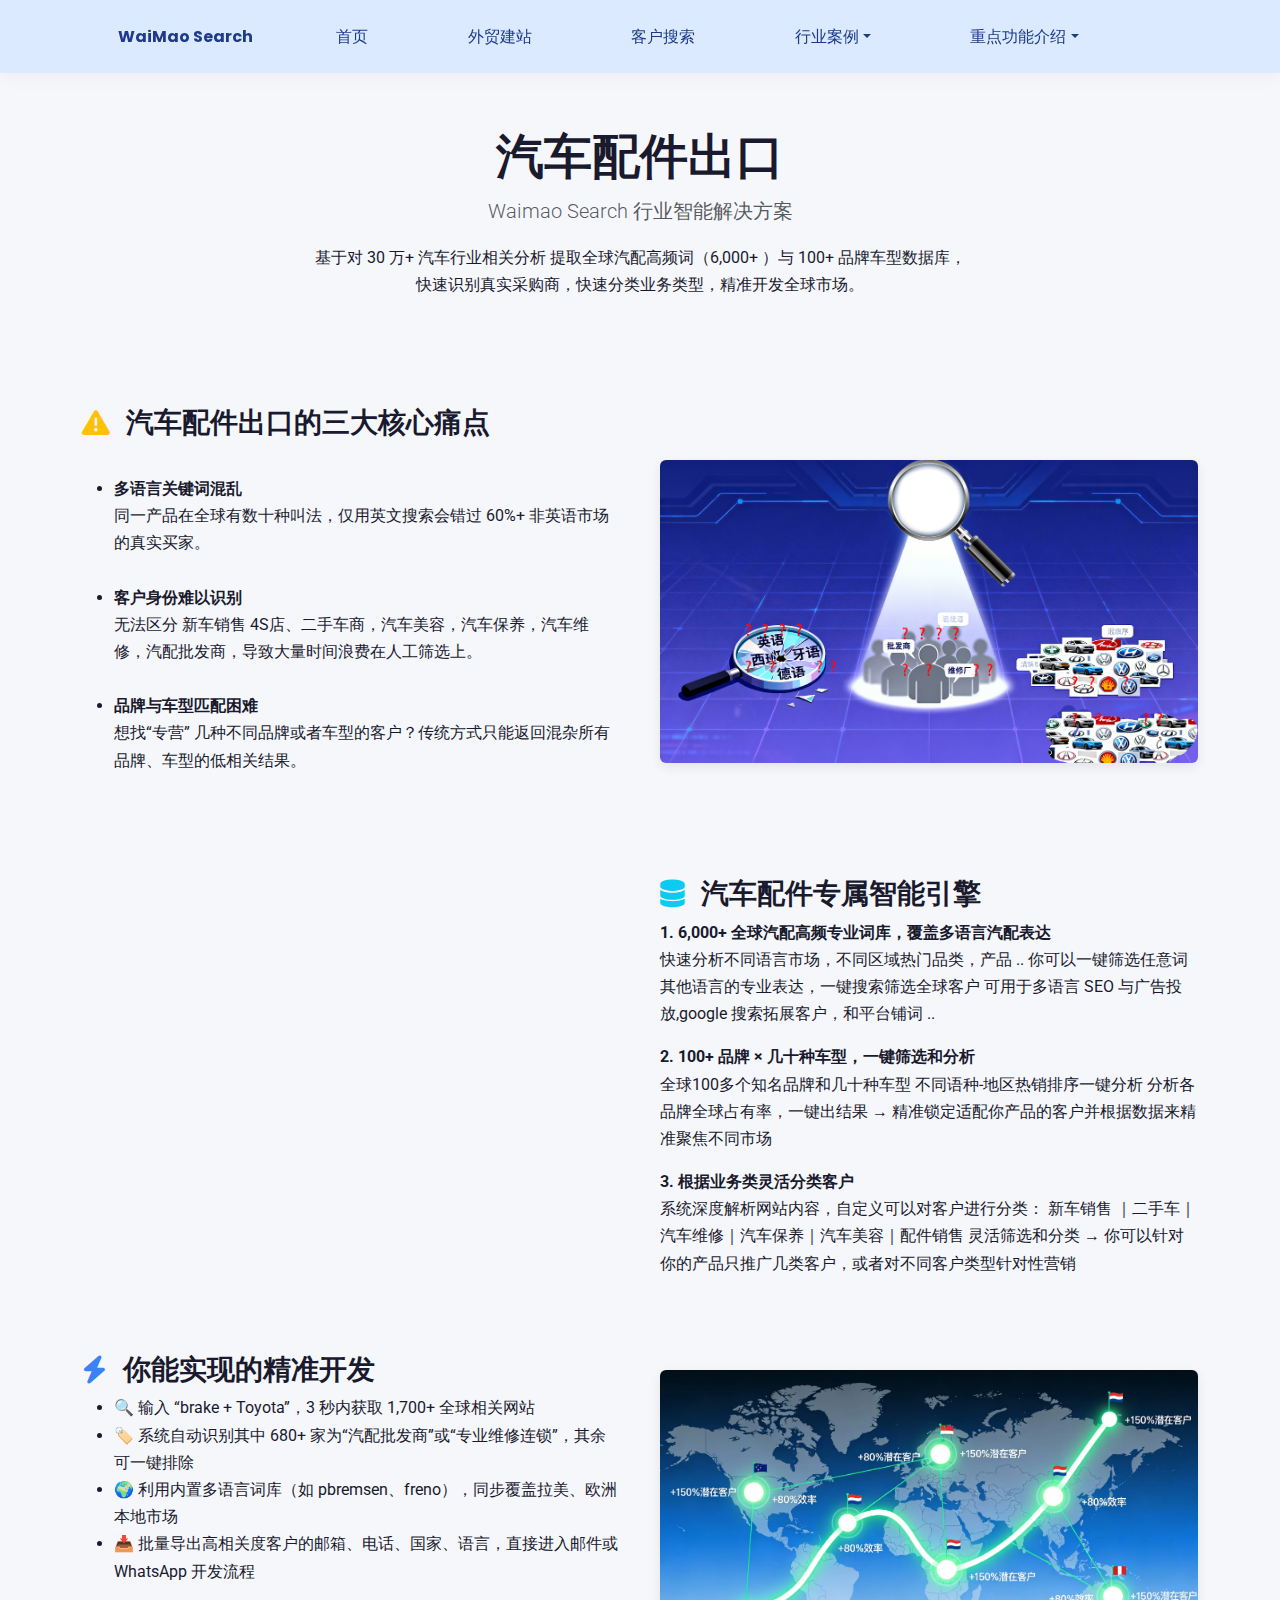
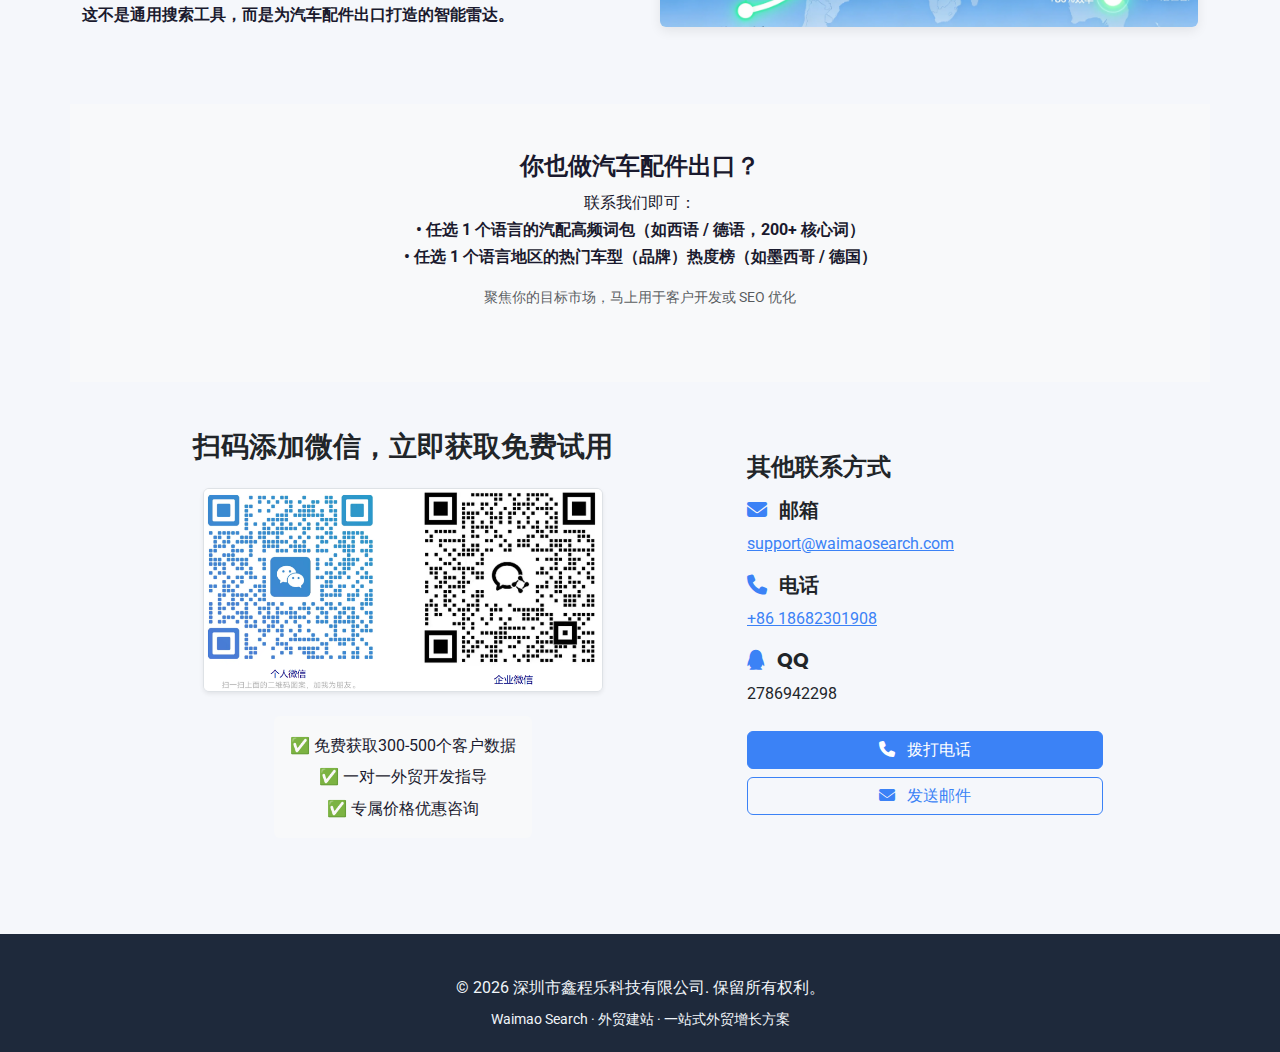
<file: cases/auto-parts/index.html>
<!doctype html><html lang=en><head><meta charset=utf-8><meta name=viewport content="width=device-width,initial-scale=1,shrink-to-fit=no"><meta name=description content="基于对 30 万+ 汽车行业相关分析 提取全球汽配高频词（6,000+ ）与 100+ 品牌车型数据库，
快速识别真实采购商，快速分类业务类型，精准开发全球市场。
"><meta name=author content="深圳市鑫程乐科技有限公司"><title>汽车配件出口 | Waimao Search - 专注外贸增长的一站式方案提供商</title><link rel=icon type=image/png sizes=512x512 href=/android-chrome-512x512.png><link rel=apple-touch-icon sizes=180x180 href=/apple-touch-icon-180x180.png><link rel=icon type=image/x-icon href=/assets/favicon.ico><link href=https://cdn.jsdelivr.net/npm/bootstrap-icons@1.11.3/font/bootstrap-icons.min.css rel=stylesheet><link rel=stylesheet href=/css/styles.min.b254021a4e145c048250b3e6ea0fec07628c38fdcf9a178efb2bd6ee2355de9f.css integrity="sha256-slQCGk4UXASCULPm6g/sB2KMOP3PmheO+yvW7iNV3p8="><meta charset=UTF-8><meta name=viewport content="width=device-width,initial-scale=1"><title>汽车配件出口 - Waimao Search - 专注外贸增长的一站式方案提供商</title><meta name=description content="基于对 30 万+ 汽车行业相关分析 提取全球汽配高频词（6,000+ ）与 100+ 品牌车型数据库，
快速识别真实采购商，快速分类业务类型，精准开发全球市场。
"><link href=https://cdn.jsdelivr.net/npm/bootstrap@5.3.0-alpha1/dist/css/bootstrap.min.css rel=stylesheet><link rel=stylesheet href=https://cdn.jsdelivr.net/npm/bootstrap-icons@1.11.3/font/bootstrap-icons.css><link rel=stylesheet href=https://cdnjs.cloudflare.com/ajax/libs/font-awesome/6.4.0/css/all.min.css><link href="https://fonts.googleapis.com/css2?family=Poppins:wght@300;400;500;600;700&family=Roboto:wght@300;400;500&display=swap" rel=stylesheet><style>:root{--primary:#0d6efd;--secondary:#10b981;--dark:#1e293b;--gray-100:#f8f9fa;--gray-200:#e9ecef;--gray-600:#6c757d}body{font-family:roboto,sans-serif;background:#f5f7fb;color:#1a1a2e;line-height:1.7}h1,h2,h3,h4,h5,h6{font-family:poppins,sans-serif;font-weight:700}.navbar{background:rgba(255,255,255,.95);box-shadow:0 2px 20px rgba(0,0,0,5%);padding:15px 0}.navbar-brand{font-family:poppins,sans-serif;font-weight:700;font-size:1.8rem;color:var(--primary)}.navbar-brand span{color:var(--secondary)}.nav-link{font-weight:500;color:var(--dark)!important;margin:0 8px}.nav-link:hover,.nav-link.active{color:var(--primary)!important}.section-title{font-weight:800;font-size:2.4rem;color:#1a1a2e}.subtitle{color:#5a5a7a;font-size:1.2rem}.card-advantage{background:#fff;border-radius:20px;padding:1.8rem 1.5rem;height:100%;box-shadow:0 10px 30px rgba(0,0,0,4%);border:1px solid #eef0f5;transition:transform .2s}.card-advantage:hover{transform:translateY(-5px);box-shadow:0 20px 40px rgba(0,0,0,8%)}.icon-circle{width:56px;height:56px;border-radius:50%;display:flex;align-items:center;justify-content:center;font-size:1.7rem;margin-bottom:1.2rem;color:#fff}.compare-table th{background:#f1f4f9;font-weight:600;white-space:nowrap}.compare-table td{vertical-align:middle}.highlight-box{background:#eef3ff;border-left:4px solid var(--primary);padding:1.2rem 1.5rem;border-radius:.8rem}.pricing-card{background:#fff;border-radius:20px;padding:2rem 1.5rem;height:100%;box-shadow:0 10px 30px rgba(0,0,0,5%);border:1px solid #eef0f5;display:flex;flex-direction:column;transition:.2s}.pricing-card:hover{transform:translateY(-6px);box-shadow:0 20px 40px rgba(0,0,0,8%)}.popular{border:2px solid var(--primary);box-shadow:0 0 0 5px rgba(13,110,253,.1)}.popular-badge{position:absolute;top:-16px;left:50%;transform:translateX(-50%);background:var(--primary);color:#fff;padding:.4rem 1.8rem;border-radius:50px;font-weight:700;font-size:.85rem}.plan-name{font-size:1.7rem;font-weight:700}.price{font-size:3rem;font-weight:800;color:#1a1a2e;margin:1rem 0 .2rem}.price small{font-size:1rem;font-weight:500;color:#6c757d}.desc{color:#6c757d;margin-bottom:1.5rem;min-height:2.5rem}.feature-list{list-style:none;padding:0;flex:1}.feature-list li{padding:.45rem 0;display:flex;align-items:flex-start;font-size:.95rem;border-bottom:1px solid #f5f5f5}.feature-list li:last-child{border-bottom:none}.icon-check{color:var(--primary);margin-right:.6rem;font-size:1.1rem;margin-top:.15rem}.icon-none{color:#ccc;margin-right:.6rem;font-size:1.1rem;margin-top:.15rem}.btn-cta{border-radius:50px;padding:.7rem 1.8rem;font-weight:600}.hero{padding:120px 0 80px;background:linear-gradient(135deg,#f0f9ff 0%,#e0f2fe 100%)}.hero h1{font-size:3rem}.hero .lead{font-size:1.25rem;color:#5a5a7a;max-width:700px}.card-product{border:none;border-radius:20px;padding:2.5rem 2rem;height:100%;transition:transform .2s,box-shadow .2s;background:#fff;box-shadow:0 10px 30px rgba(0,0,0,5%)}.card-product:hover{transform:translateY(-5px);box-shadow:0 20px 40px rgba(0,0,0,8%)}.btn-website{background:var(--primary);border:none;color:#fff;padding:10px 28px;border-radius:50px}.btn-search{background:linear-gradient(135deg,var(--primary),var(--secondary));border:none;color:#fff;padding:10px 28px;border-radius:50px}.footer-custom{background:var(--dark);color:#cbd5e1;padding:40px 0 20px}.footer-custom a{color:#cbd5e1}@media(max-width:768px){.section-title{font-size:2rem}.price{font-size:2.3rem}}.content-block{display:flex;gap:40px;align-items:center;margin:60px 0}.content-block.reverse{flex-direction:row-reverse}.text-content,.media-content{flex:1;min-width:0}.text-content h3{display:flex;align-items:center;gap:8px}.media-content img,.media-content video{width:100%;height:auto;border-radius:8px;box-shadow:0 4px 12px rgba(0,0,0,8%)}</style><link rel=stylesheet href=/custom.3a1d80eaf22e25e66bb113c5210134d5699d3a44ed3e58e4e6a7f4471054eff7.css integrity="sha256-Oh2A6vIuJeZrsRPFIQE01WmdOkTtPljk5qf0RxBU7/c="></head><body class="d-flex flex-column h-100"><main class="flex-shrink-0 flex-grow-1"><nav class="navbar navbar-expand-lg navbar-dark bg-dark fixed-top" style=z-index:1030><div class="container px-5 d-flex align-items-center"><a class="navbar-brand me-auto text-truncate" href=/ style=max-width:75%;min-width:0>WaiMao Search</a>
<button class="navbar-toggler ms-auto flex-shrink-0" type=button data-bs-toggle=collapse data-bs-target=#navbarSupportedContent aria-controls=navbarSupportedContent aria-expanded=false aria-label="Toggle navigation">
<span class=navbar-toggler-icon></span></button><div class="collapse navbar-collapse" id=navbarSupportedContent><ul class="navbar-nav mb-2 mb-lg-0 w-100 justify-content-evenly"><li class=nav-item><a class=nav-link href=/>首页</a></li><li class=nav-item><a class=nav-link href=/websitebuild/>外贸建站</a></li><li class=nav-item><a class=nav-link href=/waimaosearch/>客户搜索</a></li><li class="nav-item dropdown"><a class="nav-link dropdown-toggle" href=# id=dropdown-%E8%A1%8C%E4%B8%9A%E6%A1%88%E4%BE%8B role=button data-bs-toggle=dropdown aria-expanded=false>行业案例</a><ul class=dropdown-menu><li class=nav-item><a class=nav-link href=/cases/auto-parts/>汽车配件</a></li><li class=nav-item><a class=nav-link href=/cases/beauty/>美容护肤</a></li><li class=nav-item><a class=nav-link href=/cases/building-materials/>建筑材料</a></li><li class=nav-item><a class=nav-link href=/cases/e-cigarettes/>电子烟</a></li><li class=nav-item><a class=nav-link href=/cases/fishing-gear/>渔具</a></li><li class=nav-item><a class=nav-link href=/cases/furniture/>家具</a></li><li class=nav-item><a class=nav-link href=/cases/pet-supplies/>宠物用品</a></li><li class=nav-item><a class=nav-link href>更多行业整理中..</a></li></ul></li><li class="nav-item dropdown"><a class="nav-link dropdown-toggle" href=# id=dropdown-%E9%87%8D%E7%82%B9%E5%8A%9F%E8%83%BD%E4%BB%8B%E7%BB%8D role=button data-bs-toggle=dropdown aria-expanded=false>重点功能介绍</a><ul class=dropdown-menu><li class=nav-item><a class=nav-link href=/function/filter-sort/>极速筛选和分类</a></li><li class=nav-item><a class=nav-link href=/function/img-search/>精准图片搜索</a></li></ul></li></ul></div></div></nav><main style=padding-top:80px><div class="container py-5 text-center"><h1 class="display-5 fw-bold">汽车配件出口</h1><p class="lead text-muted">Waimao Search 行业智能解决方案</p><p class=mb-0>基于对 30 万+ 汽车行业相关分析 提取全球汽配高频词（6,000+ ）与 100+ 品牌车型数据库，<br>快速识别真实采购商，快速分类业务类型，精准开发全球市场。<br></p></div><div class=container><div class=content-block><div class=text-content><h3><i class="fas fa-exclamation-triangle text-warning me-2"></i>
汽车配件出口的三大核心痛点</h3><br><ul><li><strong>多语言关键词混乱</strong><br>同一产品在全球有数十种叫法，仅用英文搜索会错过 60%+ 非英语市场的真实买家。</li><br><li><strong>客户身份难以识别</strong><br>无法区分 新车销售 4S店、二手车商，汽车美容，汽车保养，汽车维修，汽配批发商，导致大量时间浪费在人工筛选上。</li><br><li><strong>品牌与车型匹配困难</strong><br>想找“专营” 几种不同品牌或者车型的客户？传统方式只能返回混杂所有品牌、车型的低相关结果。</li><br></ul></div><div class=media-content><img src=/images/auto-parts_confuse.jpg alt="汽车配件出口 痛点" class="img-fluid rounded"></div></div></div><div class=container><div class="content-block reverse"><div class=text-content><h3><i class="fas fa-database text-info me-2"></i>
汽车配件专属智能引擎</h3><p><strong>1. 6,000+ 全球汽配高频专业词库，覆盖多语言汽配表达</strong><br>快速分析不同语言市场，不同区域热门品类，产品 ..
你可以一键筛选任意词其他语言的专业表达，一键搜索筛选全球客户
可用于多语言 SEO 与广告投放,google 搜索拓展客户，和平台铺词 ..</p><p><strong>2. 100+ 品牌 × 几十种车型，一键筛选和分析</strong><br>全球100多个知名品牌和几十种车型 不同语种-地区热销排序一键分析
分析各品牌全球占有率，一键出结果
→ 精准锁定适配你产品的客户并根据数据来精准聚焦不同市场</p><p><strong>3. 根据业务类灵活分类客户</strong><br>系统深度解析网站内容，自定义可以对客户进行分类：
新车销售 ｜二手车｜汽车维修｜汽车保养｜汽车美容｜配件销售 灵活筛选和分类
→ 你可以针对你的产品只推广几类客户，或者对不同客户类型针对性营销</p></div><div class=media-content><div class="ratio ratio-16x9"><iframe src="https://player.bilibili.com/player.html?bvid=BV12RB9BfE2D&page=1&high_quality=1&autoplay=0&danmaku=0" title="Waimao Search 汽车配件出口" frameborder=0 allowfullscreen></iframe></div></div></div></div><div class=container><div class=content-block><div class=text-content><h3><i class="fas fa-bolt text-primary me-2"></i>
你能实现的精准开发</h3><ul><li>🔍 输入 “brake + Toyota”，3 秒内获取 1,700+ 全球相关网站</li><li>🏷️ 系统自动识别其中 680+ 家为“汽配批发商”或“专业维修连锁”，其余可一键排除</li><li>🌍 利用内置多语言词库（如 pbremsen、freno），同步覆盖拉美、欧洲本地市场</li><li>📥 批量导出高相关度客户的邮箱、电话、国家、语言，直接进入邮件或 WhatsApp 开发流程</li></ul><p class=mt-3><strong>这不是通用搜索工具，而是为汽车配件出口打造的智能雷达。</strong></p></div><div class=media-content><img src=/images/cases_common.png alt="汽车配件出口 能力" class="img-fluid rounded"></div></div></div><div class="container py-5 text-center bg-light"><h4>你也做汽车配件出口？</h4><p class=mb-3>联系我们即可：<br><strong>• 任选 1 个语言的汽配高频词包（如西语 / 德语，200+ 核心词）</strong><br><strong>• 任选 1 个语言地区的热门车型（品牌）热度榜（如墨西哥 / 德国）</strong><br></p><p class="small text-muted mb-4">聚焦你的目标市场，马上用于客户开发或 SEO 优化</p></div><section id=contact class=py-5><div class=container><div class="row align-items-center"><div class="col-lg-7 text-center mb-5 mb-lg-0"><h3 class="mb-4 text-dark">扫码添加微信，立即获取免费试用</h3><div class=mb-4><img src=/images/wechat_two.png alt=微信二维码 class="img-fluid rounded border shadow-sm" style=width:100%;max-width:400px></div><div class="bg-light rounded p-3 d-inline-block"><p class=mb-1>✅ 免费获取300-500个客户数据</p><p class=mb-1>✅ 一对一外贸开发指导</p><p class=mb-0>✅ 专属价格优惠咨询</p></div></div><div class=col-lg-4><h4 class="mb-3 text-dark">其他联系方式</h4><div class=mb-4><h5 class=text-dark><i class="fas fa-envelope me-2 text-primary"></i> 邮箱</h5><a href=mailto:support@waimaosearch.com class="text-primary d-block">support@waimaosearch.com</a><h5 class="mt-3 text-dark"><i class="fas fa-phone me-2 text-primary"></i> 电话</h5><a href=tel:+8618682301908 class="text-primary d-block">+86 18682301908</a><h5 class="mt-3 text-dark"><i class="fab fa-qq me-2 text-primary"></i> QQ</h5><p class=text-dark>2786942298</p></div><div class="d-grid gap-2"><a href=tel:+8618682301908 class="btn btn-primary"><i class="fas fa-phone me-2"></i> 拨打电话
</a><a href=mailto:support@waimaosearch.com class="btn btn-outline-primary"><i class="fas fa-envelope me-2"></i> 发送邮件</a></div></div></div></div></section></main></main><footer class="footer-custom text-center mt-5"><div class=container><p class=mb-1>&copy; 2026 深圳市鑫程乐科技有限公司. 保留所有权利。</p><small>Waimao Search · 外贸建站 · 一站式外贸增长方案</small></div></footer><script src=https://cdn.jsdelivr.net/npm/bootstrap@5.2.3/dist/js/bootstrap.bundle.min.js></script><script src=/js/scripts.min.2cafd4751a0f9e15eddb6933a8858224cfa98d138669ada0055e429fb6042dc3.js integrity="sha256-LK/UdRoPnhXt22kzqIWCJM+pjROGaa2gBV5Cn7YELcM=" defer></script></body></html>
</file>
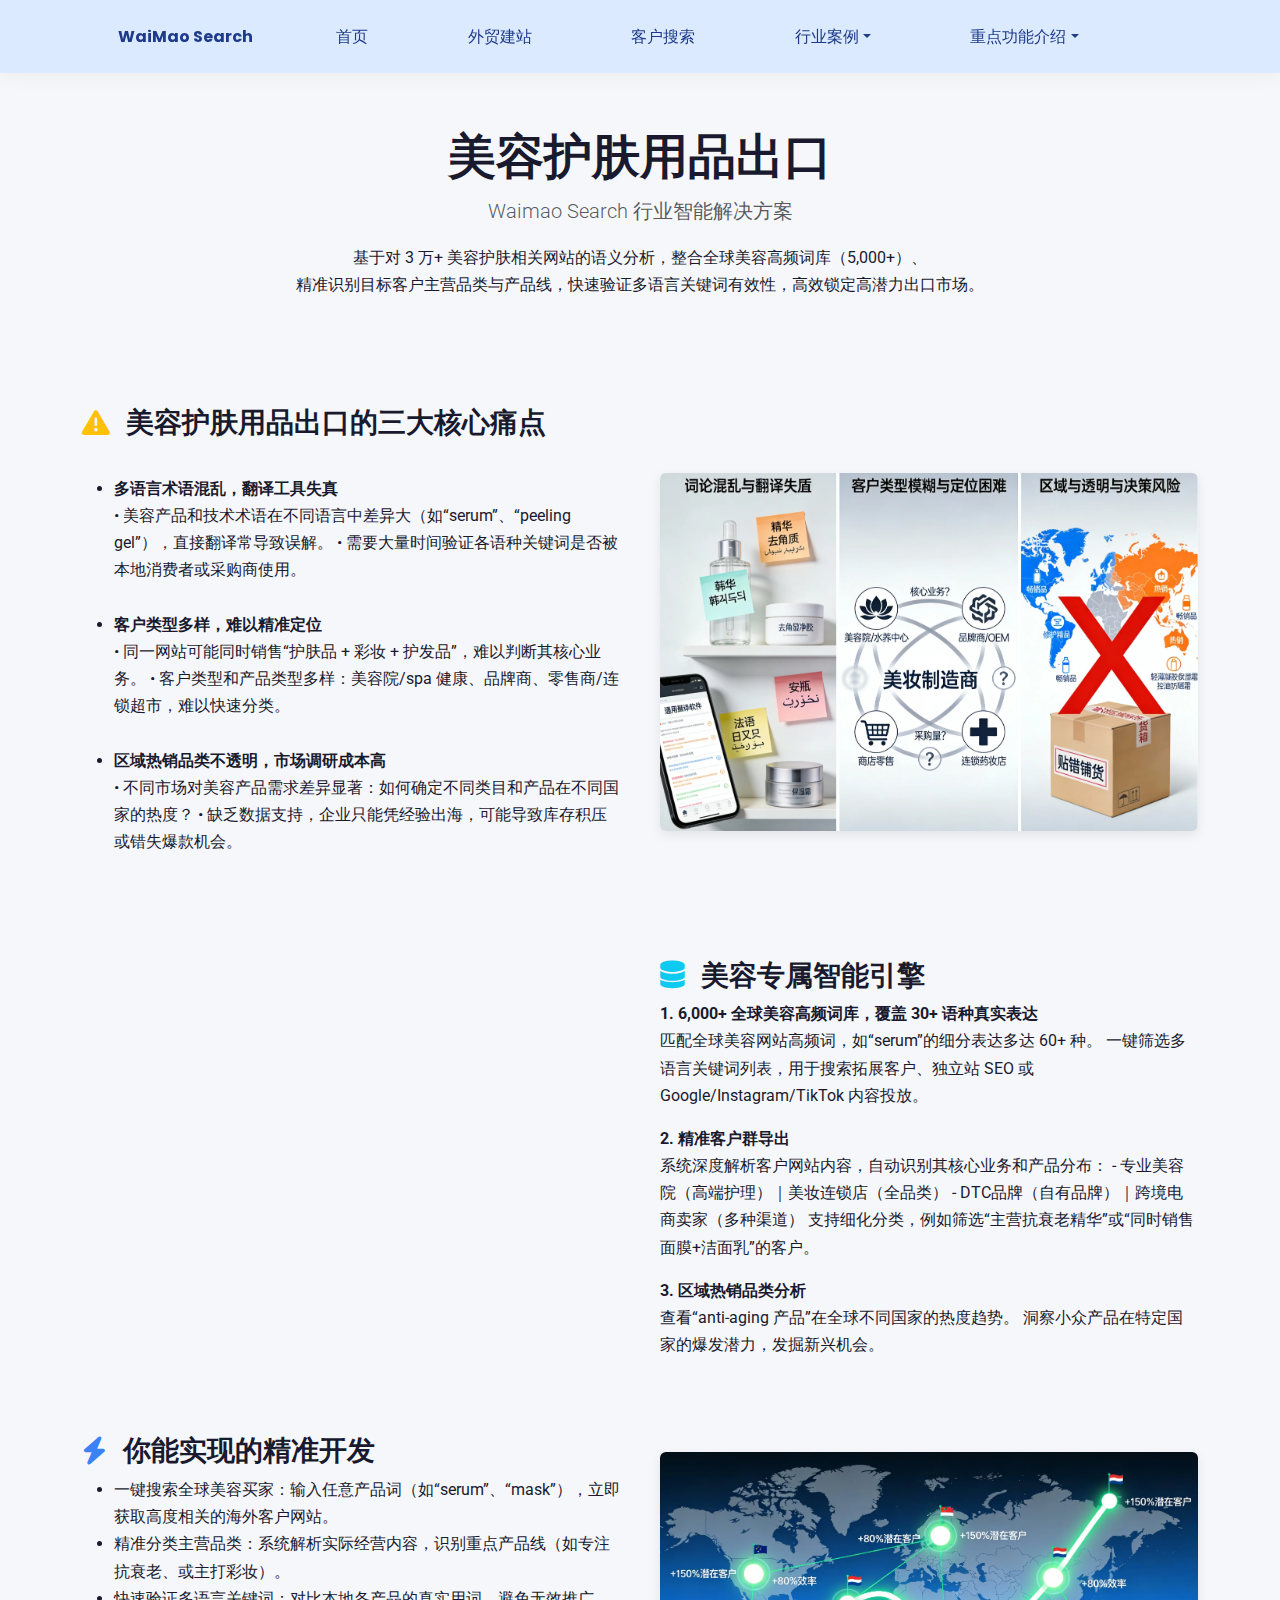
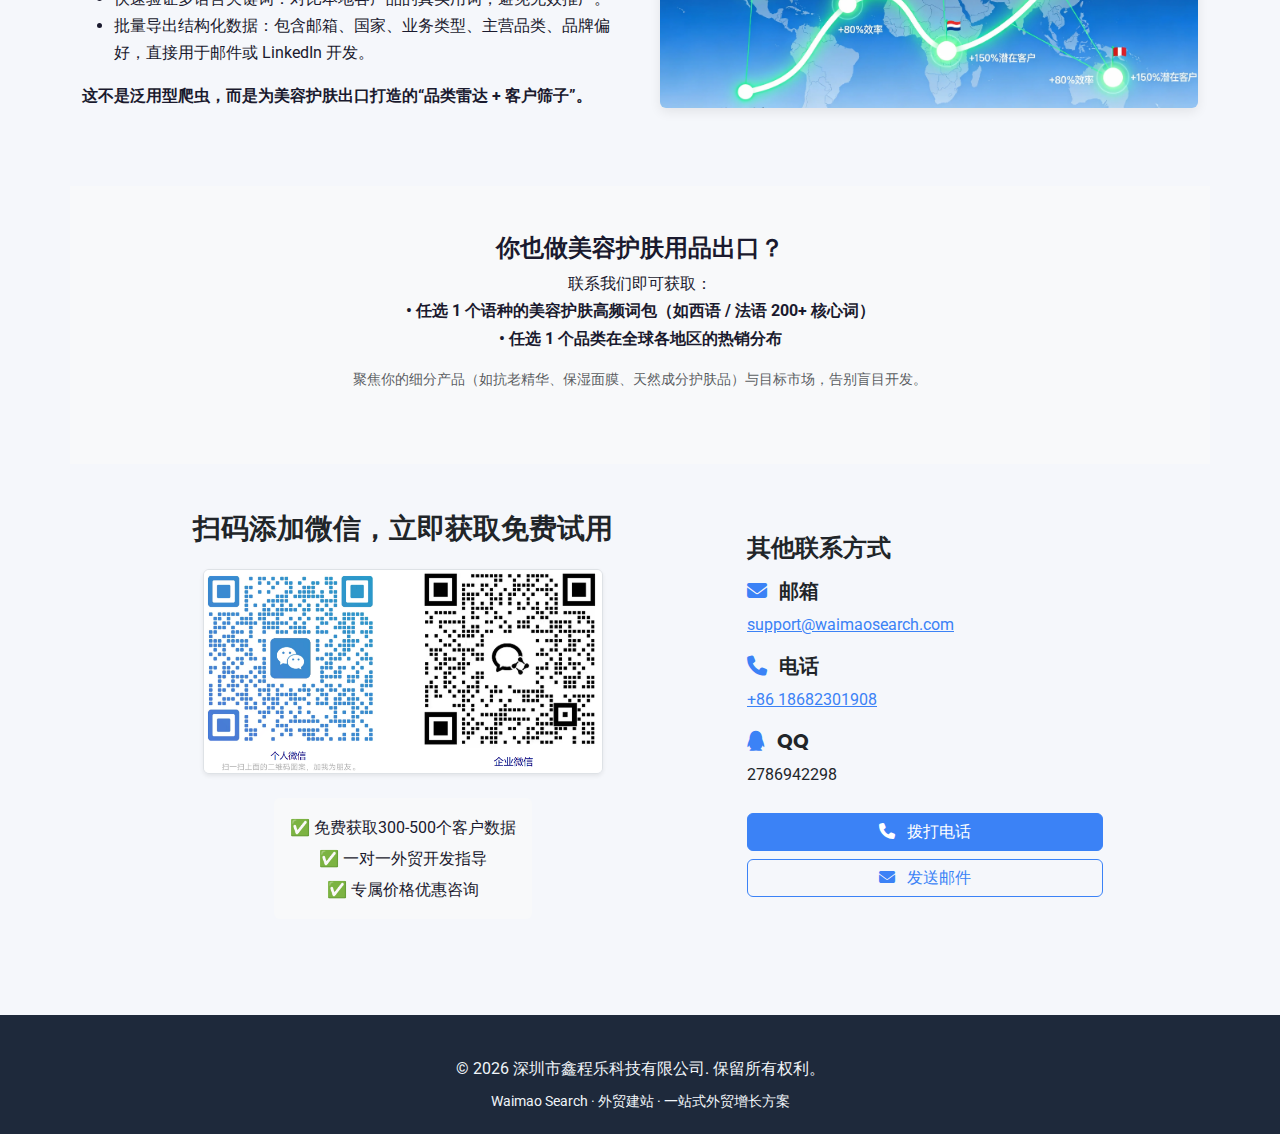
<file: cases/beauty/index.html>
<!doctype html><html lang=en><head><meta charset=utf-8><meta name=viewport content="width=device-width,initial-scale=1,shrink-to-fit=no"><meta name=description content="基于对 3 万+ 美容护肤相关网站的语义分析，整合全球美容高频词库（5,000+）、
精准识别目标客户主营品类与产品线，快速验证多语言关键词有效性，高效锁定高潜力出口市场。
"><meta name=author content="深圳市鑫程乐科技有限公司"><title>美容护肤用品出口 | Waimao Search - 专注外贸增长的一站式方案提供商</title><link rel=icon type=image/png sizes=512x512 href=/android-chrome-512x512.png><link rel=apple-touch-icon sizes=180x180 href=/apple-touch-icon-180x180.png><link rel=icon type=image/x-icon href=/assets/favicon.ico><link href=https://cdn.jsdelivr.net/npm/bootstrap-icons@1.11.3/font/bootstrap-icons.min.css rel=stylesheet><link rel=stylesheet href=/css/styles.min.b254021a4e145c048250b3e6ea0fec07628c38fdcf9a178efb2bd6ee2355de9f.css integrity="sha256-slQCGk4UXASCULPm6g/sB2KMOP3PmheO+yvW7iNV3p8="><meta charset=UTF-8><meta name=viewport content="width=device-width,initial-scale=1"><title>美容护肤用品出口 - Waimao Search - 专注外贸增长的一站式方案提供商</title><meta name=description content="基于对 3 万+ 美容护肤相关网站的语义分析，整合全球美容高频词库（5,000+）、
精准识别目标客户主营品类与产品线，快速验证多语言关键词有效性，高效锁定高潜力出口市场。
"><link href=https://cdn.jsdelivr.net/npm/bootstrap@5.3.0-alpha1/dist/css/bootstrap.min.css rel=stylesheet><link rel=stylesheet href=https://cdn.jsdelivr.net/npm/bootstrap-icons@1.11.3/font/bootstrap-icons.css><link rel=stylesheet href=https://cdnjs.cloudflare.com/ajax/libs/font-awesome/6.4.0/css/all.min.css><link href="https://fonts.googleapis.com/css2?family=Poppins:wght@300;400;500;600;700&family=Roboto:wght@300;400;500&display=swap" rel=stylesheet><style>:root{--primary:#0d6efd;--secondary:#10b981;--dark:#1e293b;--gray-100:#f8f9fa;--gray-200:#e9ecef;--gray-600:#6c757d}body{font-family:roboto,sans-serif;background:#f5f7fb;color:#1a1a2e;line-height:1.7}h1,h2,h3,h4,h5,h6{font-family:poppins,sans-serif;font-weight:700}.navbar{background:rgba(255,255,255,.95);box-shadow:0 2px 20px rgba(0,0,0,5%);padding:15px 0}.navbar-brand{font-family:poppins,sans-serif;font-weight:700;font-size:1.8rem;color:var(--primary)}.navbar-brand span{color:var(--secondary)}.nav-link{font-weight:500;color:var(--dark)!important;margin:0 8px}.nav-link:hover,.nav-link.active{color:var(--primary)!important}.section-title{font-weight:800;font-size:2.4rem;color:#1a1a2e}.subtitle{color:#5a5a7a;font-size:1.2rem}.card-advantage{background:#fff;border-radius:20px;padding:1.8rem 1.5rem;height:100%;box-shadow:0 10px 30px rgba(0,0,0,4%);border:1px solid #eef0f5;transition:transform .2s}.card-advantage:hover{transform:translateY(-5px);box-shadow:0 20px 40px rgba(0,0,0,8%)}.icon-circle{width:56px;height:56px;border-radius:50%;display:flex;align-items:center;justify-content:center;font-size:1.7rem;margin-bottom:1.2rem;color:#fff}.compare-table th{background:#f1f4f9;font-weight:600;white-space:nowrap}.compare-table td{vertical-align:middle}.highlight-box{background:#eef3ff;border-left:4px solid var(--primary);padding:1.2rem 1.5rem;border-radius:.8rem}.pricing-card{background:#fff;border-radius:20px;padding:2rem 1.5rem;height:100%;box-shadow:0 10px 30px rgba(0,0,0,5%);border:1px solid #eef0f5;display:flex;flex-direction:column;transition:.2s}.pricing-card:hover{transform:translateY(-6px);box-shadow:0 20px 40px rgba(0,0,0,8%)}.popular{border:2px solid var(--primary);box-shadow:0 0 0 5px rgba(13,110,253,.1)}.popular-badge{position:absolute;top:-16px;left:50%;transform:translateX(-50%);background:var(--primary);color:#fff;padding:.4rem 1.8rem;border-radius:50px;font-weight:700;font-size:.85rem}.plan-name{font-size:1.7rem;font-weight:700}.price{font-size:3rem;font-weight:800;color:#1a1a2e;margin:1rem 0 .2rem}.price small{font-size:1rem;font-weight:500;color:#6c757d}.desc{color:#6c757d;margin-bottom:1.5rem;min-height:2.5rem}.feature-list{list-style:none;padding:0;flex:1}.feature-list li{padding:.45rem 0;display:flex;align-items:flex-start;font-size:.95rem;border-bottom:1px solid #f5f5f5}.feature-list li:last-child{border-bottom:none}.icon-check{color:var(--primary);margin-right:.6rem;font-size:1.1rem;margin-top:.15rem}.icon-none{color:#ccc;margin-right:.6rem;font-size:1.1rem;margin-top:.15rem}.btn-cta{border-radius:50px;padding:.7rem 1.8rem;font-weight:600}.hero{padding:120px 0 80px;background:linear-gradient(135deg,#f0f9ff 0%,#e0f2fe 100%)}.hero h1{font-size:3rem}.hero .lead{font-size:1.25rem;color:#5a5a7a;max-width:700px}.card-product{border:none;border-radius:20px;padding:2.5rem 2rem;height:100%;transition:transform .2s,box-shadow .2s;background:#fff;box-shadow:0 10px 30px rgba(0,0,0,5%)}.card-product:hover{transform:translateY(-5px);box-shadow:0 20px 40px rgba(0,0,0,8%)}.btn-website{background:var(--primary);border:none;color:#fff;padding:10px 28px;border-radius:50px}.btn-search{background:linear-gradient(135deg,var(--primary),var(--secondary));border:none;color:#fff;padding:10px 28px;border-radius:50px}.footer-custom{background:var(--dark);color:#cbd5e1;padding:40px 0 20px}.footer-custom a{color:#cbd5e1}@media(max-width:768px){.section-title{font-size:2rem}.price{font-size:2.3rem}}.content-block{display:flex;gap:40px;align-items:center;margin:60px 0}.content-block.reverse{flex-direction:row-reverse}.text-content,.media-content{flex:1;min-width:0}.text-content h3{display:flex;align-items:center;gap:8px}.media-content img,.media-content video{width:100%;height:auto;border-radius:8px;box-shadow:0 4px 12px rgba(0,0,0,8%)}</style><link rel=stylesheet href=/custom.3a1d80eaf22e25e66bb113c5210134d5699d3a44ed3e58e4e6a7f4471054eff7.css integrity="sha256-Oh2A6vIuJeZrsRPFIQE01WmdOkTtPljk5qf0RxBU7/c="></head><body class="d-flex flex-column h-100"><main class="flex-shrink-0 flex-grow-1"><nav class="navbar navbar-expand-lg navbar-dark bg-dark fixed-top" style=z-index:1030><div class="container px-5 d-flex align-items-center"><a class="navbar-brand me-auto text-truncate" href=/ style=max-width:75%;min-width:0>WaiMao Search</a>
<button class="navbar-toggler ms-auto flex-shrink-0" type=button data-bs-toggle=collapse data-bs-target=#navbarSupportedContent aria-controls=navbarSupportedContent aria-expanded=false aria-label="Toggle navigation">
<span class=navbar-toggler-icon></span></button><div class="collapse navbar-collapse" id=navbarSupportedContent><ul class="navbar-nav mb-2 mb-lg-0 w-100 justify-content-evenly"><li class=nav-item><a class=nav-link href=/>首页</a></li><li class=nav-item><a class=nav-link href=/websitebuild/>外贸建站</a></li><li class=nav-item><a class=nav-link href=/waimaosearch/>客户搜索</a></li><li class="nav-item dropdown"><a class="nav-link dropdown-toggle" href=# id=dropdown-%E8%A1%8C%E4%B8%9A%E6%A1%88%E4%BE%8B role=button data-bs-toggle=dropdown aria-expanded=false>行业案例</a><ul class=dropdown-menu><li class=nav-item><a class=nav-link href=/cases/auto-parts/>汽车配件</a></li><li class=nav-item><a class=nav-link href=/cases/beauty/>美容护肤</a></li><li class=nav-item><a class=nav-link href=/cases/building-materials/>建筑材料</a></li><li class=nav-item><a class=nav-link href=/cases/e-cigarettes/>电子烟</a></li><li class=nav-item><a class=nav-link href=/cases/fishing-gear/>渔具</a></li><li class=nav-item><a class=nav-link href=/cases/furniture/>家具</a></li><li class=nav-item><a class=nav-link href=/cases/pet-supplies/>宠物用品</a></li><li class=nav-item><a class=nav-link href>更多行业整理中..</a></li></ul></li><li class="nav-item dropdown"><a class="nav-link dropdown-toggle" href=# id=dropdown-%E9%87%8D%E7%82%B9%E5%8A%9F%E8%83%BD%E4%BB%8B%E7%BB%8D role=button data-bs-toggle=dropdown aria-expanded=false>重点功能介绍</a><ul class=dropdown-menu><li class=nav-item><a class=nav-link href=/function/filter-sort/>极速筛选和分类</a></li><li class=nav-item><a class=nav-link href=/function/img-search/>精准图片搜索</a></li></ul></li></ul></div></div></nav><main style=padding-top:80px><div class="container py-5 text-center"><h1 class="display-5 fw-bold">美容护肤用品出口</h1><p class="lead text-muted">Waimao Search 行业智能解决方案</p><p class=mb-0>基于对 3 万+ 美容护肤相关网站的语义分析，整合全球美容高频词库（5,000+）、<br>精准识别目标客户主营品类与产品线，快速验证多语言关键词有效性，高效锁定高潜力出口市场。<br></p></div><div class=container><div class=content-block><div class=text-content><h3><i class="fas fa-exclamation-triangle text-warning me-2"></i>
美容护肤用品出口的三大核心痛点</h3><br><ul><li><strong>多语言术语混乱，翻译工具失真</strong><br>• 美容产品和技术术语在不同语言中差异大（如“serum”、“peeling gel”），直接翻译常导致误解。
• 需要大量时间验证各语种关键词是否被本地消费者或采购商使用。</li><br><li><strong>客户类型多样，难以精准定位</strong><br>• 同一网站可能同时销售“护肤品 + 彩妆 + 护发品”，难以判断其核心业务。
• 客户类型和产品类型多样：美容院/spa 健康、品牌商、零售商/连锁超市，难以快速分类。</li><br><li><strong>区域热销品类不透明，市场调研成本高</strong><br>• 不同市场对美容产品需求差异显著：如何确定不同类目和产品在不同国家的热度？
• 缺乏数据支持，企业只能凭经验出海，可能导致库存积压或错失爆款机会。</li><br></ul></div><div class=media-content><img src=/images/beauty_1.png alt="美容护肤用品出口 痛点" class="img-fluid rounded"></div></div></div><div class=container><div class="content-block reverse"><div class=text-content><h3><i class="fas fa-database text-info me-2"></i>
美容专属智能引擎</h3><p><strong>1. 6,000+ 全球美容高频词库，覆盖 30+ 语种真实表达</strong><br>匹配全球美容网站高频词，如“serum”的细分表达多达 60+ 种。
一键筛选多语言关键词列表，用于搜索拓展客户、独立站 SEO 或 Google/Instagram/TikTok 内容投放。</p><p><strong>2. 精准客户群导出</strong><br>系统深度解析客户网站内容，自动识别其核心业务和产品分布：
- 专业美容院（高端护理）｜美妆连锁店（全品类）
- DTC品牌（自有品牌）｜跨境电商卖家（多种渠道）
支持细化分类，例如筛选“主营抗衰老精华”或“同时销售面膜+洁面乳”的客户。</p><p><strong>3. 区域热销品类分析</strong><br>查看“anti-aging 产品”在全球不同国家的热度趋势。
洞察小众产品在特定国家的爆发潜力，发掘新兴机会。</p></div><div class=media-content><div class="ratio ratio-16x9"><iframe src="https://player.bilibili.com/player.html?bvid=BV1sZBMBFES2&page=1&high_quality=1&autoplay=0&danmaku=0" title="Waimao Search 美容护肤用品出口" frameborder=0 allowfullscreen></iframe></div></div></div></div><div class=container><div class=content-block><div class=text-content><h3><i class="fas fa-bolt text-primary me-2"></i>
你能实现的精准开发</h3><ul><li>一键搜索全球美容买家：输入任意产品词（如“serum”、“mask”），立即获取高度相关的海外客户网站。</li><li>精准分类主营品类：系统解析实际经营内容，识别重点产品线（如专注抗衰老、或主打彩妆）。</li><li>快速验证多语言关键词：对比本地各产品的真实用词，避免无效推广。</li><li>批量导出结构化数据：包含邮箱、国家、业务类型、主营品类、品牌偏好，直接用于邮件或 LinkedIn 开发。</li></ul><p class=mt-3><strong>这不是泛用型爬虫，而是为美容护肤出口打造的“品类雷达 + 客户筛子”。</strong></p></div><div class=media-content><img src=/images/cases_common.png alt="美容护肤用品出口 能力" class="img-fluid rounded"></div></div></div><div class="container py-5 text-center bg-light"><h4>你也做美容护肤用品出口？</h4><p class=mb-3>联系我们即可获取：<br><strong>• 任选 1 个语种的美容护肤高频词包（如西语 / 法语 200+ 核心词）</strong><br><strong>• 任选 1 个品类在全球各地区的热销分布</strong><br></p><p class="small text-muted mb-4">聚焦你的细分产品（如抗老精华、保湿面膜、天然成分护肤品）与目标市场，告别盲目开发。</p></div><section id=contact class=py-5><div class=container><div class="row align-items-center"><div class="col-lg-7 text-center mb-5 mb-lg-0"><h3 class="mb-4 text-dark">扫码添加微信，立即获取免费试用</h3><div class=mb-4><img src=/images/wechat_two.png alt=微信二维码 class="img-fluid rounded border shadow-sm" style=width:100%;max-width:400px></div><div class="bg-light rounded p-3 d-inline-block"><p class=mb-1>✅ 免费获取300-500个客户数据</p><p class=mb-1>✅ 一对一外贸开发指导</p><p class=mb-0>✅ 专属价格优惠咨询</p></div></div><div class=col-lg-4><h4 class="mb-3 text-dark">其他联系方式</h4><div class=mb-4><h5 class=text-dark><i class="fas fa-envelope me-2 text-primary"></i> 邮箱</h5><a href=mailto:support@waimaosearch.com class="text-primary d-block">support@waimaosearch.com</a><h5 class="mt-3 text-dark"><i class="fas fa-phone me-2 text-primary"></i> 电话</h5><a href=tel:+8618682301908 class="text-primary d-block">+86 18682301908</a><h5 class="mt-3 text-dark"><i class="fab fa-qq me-2 text-primary"></i> QQ</h5><p class=text-dark>2786942298</p></div><div class="d-grid gap-2"><a href=tel:+8618682301908 class="btn btn-primary"><i class="fas fa-phone me-2"></i> 拨打电话
</a><a href=mailto:support@waimaosearch.com class="btn btn-outline-primary"><i class="fas fa-envelope me-2"></i> 发送邮件</a></div></div></div></div></section></main></main><footer class="footer-custom text-center mt-5"><div class=container><p class=mb-1>&copy; 2026 深圳市鑫程乐科技有限公司. 保留所有权利。</p><small>Waimao Search · 外贸建站 · 一站式外贸增长方案</small></div></footer><script src=https://cdn.jsdelivr.net/npm/bootstrap@5.2.3/dist/js/bootstrap.bundle.min.js></script><script src=/js/scripts.min.2cafd4751a0f9e15eddb6933a8858224cfa98d138669ada0055e429fb6042dc3.js integrity="sha256-LK/UdRoPnhXt22kzqIWCJM+pjROGaa2gBV5Cn7YELcM=" defer></script></body></html>
</file>
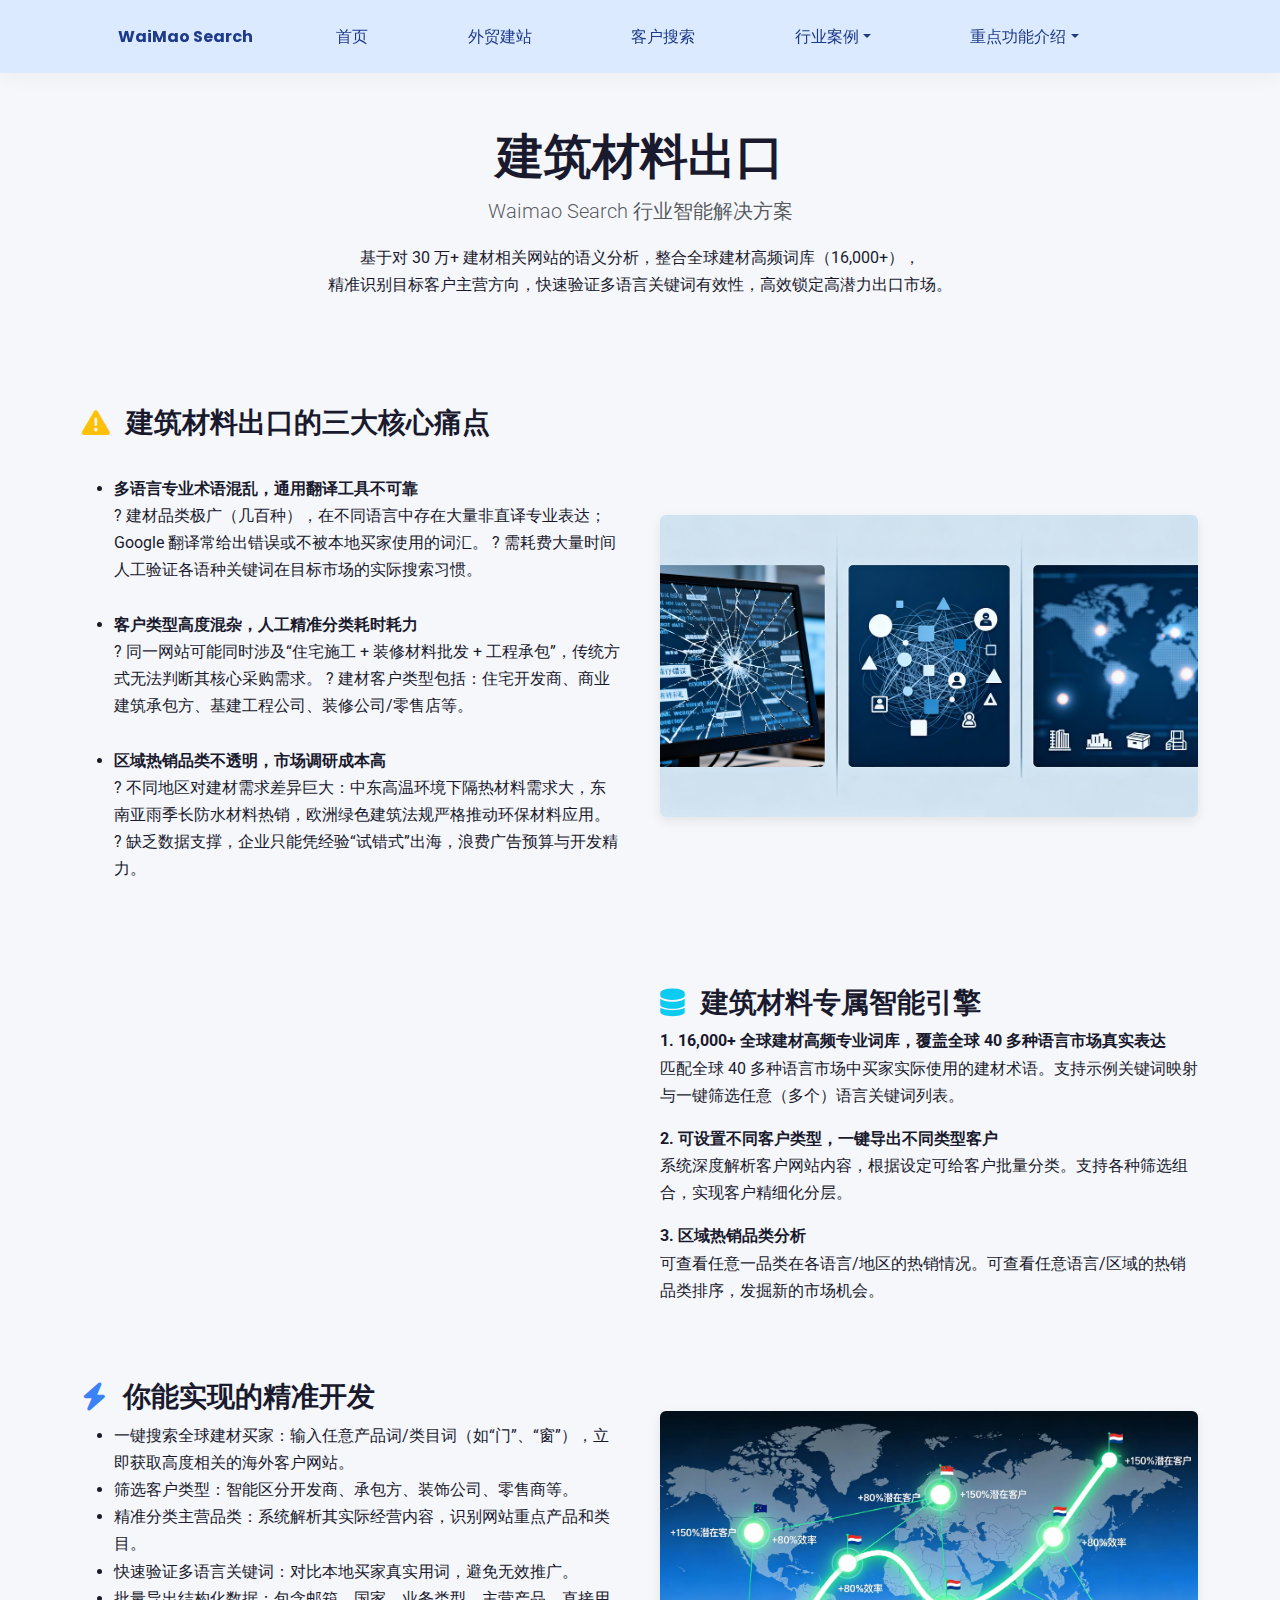
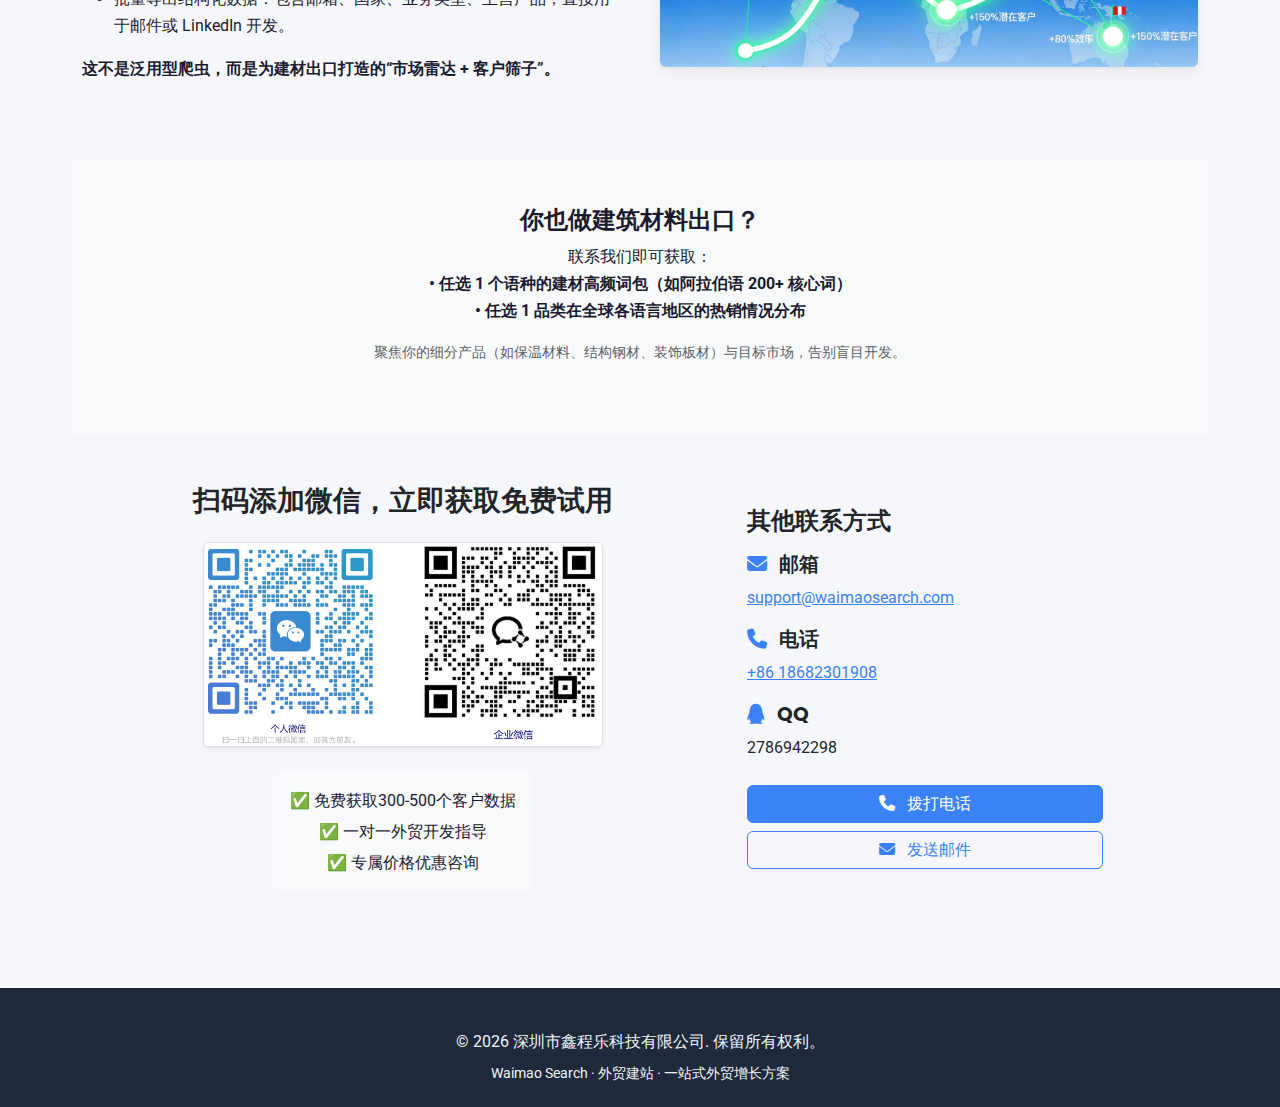
<file: cases/building-materials/index.html>
<!doctype html><html lang=en><head><meta charset=utf-8><meta name=viewport content="width=device-width,initial-scale=1,shrink-to-fit=no"><meta name=description content="基于对 30 万+ 建材相关网站的语义分析，整合全球建材高频词库（16,000+），
精准识别目标客户主营方向，快速验证多语言关键词有效性，高效锁定高潜力出口市场。
"><meta name=author content="深圳市鑫程乐科技有限公司"><title>建筑材料出口 | Waimao Search - 专注外贸增长的一站式方案提供商</title><link rel=icon type=image/png sizes=512x512 href=/android-chrome-512x512.png><link rel=apple-touch-icon sizes=180x180 href=/apple-touch-icon-180x180.png><link rel=icon type=image/x-icon href=/assets/favicon.ico><link href=https://cdn.jsdelivr.net/npm/bootstrap-icons@1.11.3/font/bootstrap-icons.min.css rel=stylesheet><link rel=stylesheet href=/css/styles.min.b254021a4e145c048250b3e6ea0fec07628c38fdcf9a178efb2bd6ee2355de9f.css integrity="sha256-slQCGk4UXASCULPm6g/sB2KMOP3PmheO+yvW7iNV3p8="><meta charset=UTF-8><meta name=viewport content="width=device-width,initial-scale=1"><title>建筑材料出口 - Waimao Search - 专注外贸增长的一站式方案提供商</title><meta name=description content="基于对 30 万+ 建材相关网站的语义分析，整合全球建材高频词库（16,000+），
精准识别目标客户主营方向，快速验证多语言关键词有效性，高效锁定高潜力出口市场。
"><link href=https://cdn.jsdelivr.net/npm/bootstrap@5.3.0-alpha1/dist/css/bootstrap.min.css rel=stylesheet><link rel=stylesheet href=https://cdn.jsdelivr.net/npm/bootstrap-icons@1.11.3/font/bootstrap-icons.css><link rel=stylesheet href=https://cdnjs.cloudflare.com/ajax/libs/font-awesome/6.4.0/css/all.min.css><link href="https://fonts.googleapis.com/css2?family=Poppins:wght@300;400;500;600;700&family=Roboto:wght@300;400;500&display=swap" rel=stylesheet><style>:root{--primary:#0d6efd;--secondary:#10b981;--dark:#1e293b;--gray-100:#f8f9fa;--gray-200:#e9ecef;--gray-600:#6c757d}body{font-family:roboto,sans-serif;background:#f5f7fb;color:#1a1a2e;line-height:1.7}h1,h2,h3,h4,h5,h6{font-family:poppins,sans-serif;font-weight:700}.navbar{background:rgba(255,255,255,.95);box-shadow:0 2px 20px rgba(0,0,0,5%);padding:15px 0}.navbar-brand{font-family:poppins,sans-serif;font-weight:700;font-size:1.8rem;color:var(--primary)}.navbar-brand span{color:var(--secondary)}.nav-link{font-weight:500;color:var(--dark)!important;margin:0 8px}.nav-link:hover,.nav-link.active{color:var(--primary)!important}.section-title{font-weight:800;font-size:2.4rem;color:#1a1a2e}.subtitle{color:#5a5a7a;font-size:1.2rem}.card-advantage{background:#fff;border-radius:20px;padding:1.8rem 1.5rem;height:100%;box-shadow:0 10px 30px rgba(0,0,0,4%);border:1px solid #eef0f5;transition:transform .2s}.card-advantage:hover{transform:translateY(-5px);box-shadow:0 20px 40px rgba(0,0,0,8%)}.icon-circle{width:56px;height:56px;border-radius:50%;display:flex;align-items:center;justify-content:center;font-size:1.7rem;margin-bottom:1.2rem;color:#fff}.compare-table th{background:#f1f4f9;font-weight:600;white-space:nowrap}.compare-table td{vertical-align:middle}.highlight-box{background:#eef3ff;border-left:4px solid var(--primary);padding:1.2rem 1.5rem;border-radius:.8rem}.pricing-card{background:#fff;border-radius:20px;padding:2rem 1.5rem;height:100%;box-shadow:0 10px 30px rgba(0,0,0,5%);border:1px solid #eef0f5;display:flex;flex-direction:column;transition:.2s}.pricing-card:hover{transform:translateY(-6px);box-shadow:0 20px 40px rgba(0,0,0,8%)}.popular{border:2px solid var(--primary);box-shadow:0 0 0 5px rgba(13,110,253,.1)}.popular-badge{position:absolute;top:-16px;left:50%;transform:translateX(-50%);background:var(--primary);color:#fff;padding:.4rem 1.8rem;border-radius:50px;font-weight:700;font-size:.85rem}.plan-name{font-size:1.7rem;font-weight:700}.price{font-size:3rem;font-weight:800;color:#1a1a2e;margin:1rem 0 .2rem}.price small{font-size:1rem;font-weight:500;color:#6c757d}.desc{color:#6c757d;margin-bottom:1.5rem;min-height:2.5rem}.feature-list{list-style:none;padding:0;flex:1}.feature-list li{padding:.45rem 0;display:flex;align-items:flex-start;font-size:.95rem;border-bottom:1px solid #f5f5f5}.feature-list li:last-child{border-bottom:none}.icon-check{color:var(--primary);margin-right:.6rem;font-size:1.1rem;margin-top:.15rem}.icon-none{color:#ccc;margin-right:.6rem;font-size:1.1rem;margin-top:.15rem}.btn-cta{border-radius:50px;padding:.7rem 1.8rem;font-weight:600}.hero{padding:120px 0 80px;background:linear-gradient(135deg,#f0f9ff 0%,#e0f2fe 100%)}.hero h1{font-size:3rem}.hero .lead{font-size:1.25rem;color:#5a5a7a;max-width:700px}.card-product{border:none;border-radius:20px;padding:2.5rem 2rem;height:100%;transition:transform .2s,box-shadow .2s;background:#fff;box-shadow:0 10px 30px rgba(0,0,0,5%)}.card-product:hover{transform:translateY(-5px);box-shadow:0 20px 40px rgba(0,0,0,8%)}.btn-website{background:var(--primary);border:none;color:#fff;padding:10px 28px;border-radius:50px}.btn-search{background:linear-gradient(135deg,var(--primary),var(--secondary));border:none;color:#fff;padding:10px 28px;border-radius:50px}.footer-custom{background:var(--dark);color:#cbd5e1;padding:40px 0 20px}.footer-custom a{color:#cbd5e1}@media(max-width:768px){.section-title{font-size:2rem}.price{font-size:2.3rem}}.content-block{display:flex;gap:40px;align-items:center;margin:60px 0}.content-block.reverse{flex-direction:row-reverse}.text-content,.media-content{flex:1;min-width:0}.text-content h3{display:flex;align-items:center;gap:8px}.media-content img,.media-content video{width:100%;height:auto;border-radius:8px;box-shadow:0 4px 12px rgba(0,0,0,8%)}</style><link rel=stylesheet href=/custom.3a1d80eaf22e25e66bb113c5210134d5699d3a44ed3e58e4e6a7f4471054eff7.css integrity="sha256-Oh2A6vIuJeZrsRPFIQE01WmdOkTtPljk5qf0RxBU7/c="></head><body class="d-flex flex-column h-100"><main class="flex-shrink-0 flex-grow-1"><nav class="navbar navbar-expand-lg navbar-dark bg-dark fixed-top" style=z-index:1030><div class="container px-5 d-flex align-items-center"><a class="navbar-brand me-auto text-truncate" href=/ style=max-width:75%;min-width:0>WaiMao Search</a>
<button class="navbar-toggler ms-auto flex-shrink-0" type=button data-bs-toggle=collapse data-bs-target=#navbarSupportedContent aria-controls=navbarSupportedContent aria-expanded=false aria-label="Toggle navigation">
<span class=navbar-toggler-icon></span></button><div class="collapse navbar-collapse" id=navbarSupportedContent><ul class="navbar-nav mb-2 mb-lg-0 w-100 justify-content-evenly"><li class=nav-item><a class=nav-link href=/>首页</a></li><li class=nav-item><a class=nav-link href=/websitebuild/>外贸建站</a></li><li class=nav-item><a class=nav-link href=/waimaosearch/>客户搜索</a></li><li class="nav-item dropdown"><a class="nav-link dropdown-toggle" href=# id=dropdown-%E8%A1%8C%E4%B8%9A%E6%A1%88%E4%BE%8B role=button data-bs-toggle=dropdown aria-expanded=false>行业案例</a><ul class=dropdown-menu><li class=nav-item><a class=nav-link href=/cases/auto-parts/>汽车配件</a></li><li class=nav-item><a class=nav-link href=/cases/beauty/>美容护肤</a></li><li class=nav-item><a class=nav-link href=/cases/building-materials/>建筑材料</a></li><li class=nav-item><a class=nav-link href=/cases/e-cigarettes/>电子烟</a></li><li class=nav-item><a class=nav-link href=/cases/fishing-gear/>渔具</a></li><li class=nav-item><a class=nav-link href=/cases/furniture/>家具</a></li><li class=nav-item><a class=nav-link href=/cases/pet-supplies/>宠物用品</a></li><li class=nav-item><a class=nav-link href>更多行业整理中..</a></li></ul></li><li class="nav-item dropdown"><a class="nav-link dropdown-toggle" href=# id=dropdown-%E9%87%8D%E7%82%B9%E5%8A%9F%E8%83%BD%E4%BB%8B%E7%BB%8D role=button data-bs-toggle=dropdown aria-expanded=false>重点功能介绍</a><ul class=dropdown-menu><li class=nav-item><a class=nav-link href=/function/filter-sort/>极速筛选和分类</a></li><li class=nav-item><a class=nav-link href=/function/img-search/>精准图片搜索</a></li></ul></li></ul></div></div></nav><main style=padding-top:80px><div class="container py-5 text-center"><h1 class="display-5 fw-bold">建筑材料出口</h1><p class="lead text-muted">Waimao Search 行业智能解决方案</p><p class=mb-0>基于对 30 万+ 建材相关网站的语义分析，整合全球建材高频词库（16,000+），<br>精准识别目标客户主营方向，快速验证多语言关键词有效性，高效锁定高潜力出口市场。<br></p></div><div class=container><div class=content-block><div class=text-content><h3><i class="fas fa-exclamation-triangle text-warning me-2"></i>
建筑材料出口的三大核心痛点</h3><br><ul><li><strong>多语言专业术语混乱，通用翻译工具不可靠</strong><br>? 建材品类极广（几百种），在不同语言中存在大量非直译专业表达；Google 翻译常给出错误或不被本地买家使用的词汇。
? 需耗费大量时间人工验证各语种关键词在目标市场的实际搜索习惯。</li><br><li><strong>客户类型高度混杂，人工精准分类耗时耗力</strong><br>? 同一网站可能同时涉及“住宅施工 + 装修材料批发 + 工程承包”，传统方式无法判断其核心采购需求。
? 建材客户类型包括：住宅开发商、商业建筑承包方、基建工程公司、装修公司/零售店等。</li><br><li><strong>区域热销品类不透明，市场调研成本高</strong><br>? 不同地区对建材需求差异巨大：中东高温环境下隔热材料需求大，东南亚雨季长防水材料热销，欧洲绿色建筑法规严格推动环保材料应用。
? 缺乏数据支撑，企业只能凭经验“试错式”出海，浪费广告预算与开发精力。</li><br></ul></div><div class=media-content><img src=/images/building_1.jpg alt="建筑材料出口 痛点" class="img-fluid rounded"></div></div></div><div class=container><div class="content-block reverse"><div class=text-content><h3><i class="fas fa-database text-info me-2"></i>
建筑材料专属智能引擎</h3><p><strong>1. 16,000+ 全球建材高频专业词库，覆盖全球 40 多种语言市场真实表达</strong><br>匹配全球 40 多种语言市场中买家实际使用的建材术语。支持示例关键词映射与一键筛选任意（多个）语言关键词列表。</p><p><strong>2. 可设置不同客户类型，一键导出不同类型客户</strong><br>系统深度解析客户网站内容，根据设定可给客户批量分类。支持各种筛选组合，实现客户精细化分层。</p><p><strong>3. 区域热销品类分析</strong><br>可查看任意一品类在各语言/地区的热销情况。可查看任意语言/区域的热销品类排序，发掘新的市场机会。</p></div><div class=media-content><div class="ratio ratio-16x9"><iframe src="https://player.bilibili.com/player.html?bvid=BV1NZB9BoESK&page=1&high_quality=1&autoplay=0&danmaku=0" title="Waimao Search 建筑材料出口" frameborder=0 allowfullscreen></iframe></div></div></div></div><div class=container><div class=content-block><div class=text-content><h3><i class="fas fa-bolt text-primary me-2"></i>
你能实现的精准开发</h3><ul><li>一键搜索全球建材买家：输入任意产品词/类目词（如“门”、“窗”），立即获取高度相关的海外客户网站。</li><li>筛选客户类型：智能区分开发商、承包方、装饰公司、零售商等。</li><li>精准分类主营品类：系统解析其实际经营内容，识别网站重点产品和类目。</li><li>快速验证多语言关键词：对比本地买家真实用词，避免无效推广。</li><li>批量导出结构化数据：包含邮箱、国家、业务类型、主营产品，直接用于邮件或 LinkedIn 开发。</li></ul><p class=mt-3><strong>这不是泛用型爬虫，而是为建材出口打造的“市场雷达 + 客户筛子”。</strong></p></div><div class=media-content><img src=/images/cases_common.png alt="建筑材料出口 能力" class="img-fluid rounded"></div></div></div><div class="container py-5 text-center bg-light"><h4>你也做建筑材料出口？</h4><p class=mb-3>联系我们即可获取：<br><strong>• 任选 1 个语种的建材高频词包（如阿拉伯语 200+ 核心词）</strong><br><strong>• 任选 1 品类在全球各语言地区的热销情况分布</strong><br></p><p class="small text-muted mb-4">聚焦你的细分产品（如保温材料、结构钢材、装饰板材）与目标市场，告别盲目开发。</p></div><section id=contact class=py-5><div class=container><div class="row align-items-center"><div class="col-lg-7 text-center mb-5 mb-lg-0"><h3 class="mb-4 text-dark">扫码添加微信，立即获取免费试用</h3><div class=mb-4><img src=/images/wechat_two.png alt=微信二维码 class="img-fluid rounded border shadow-sm" style=width:100%;max-width:400px></div><div class="bg-light rounded p-3 d-inline-block"><p class=mb-1>✅ 免费获取300-500个客户数据</p><p class=mb-1>✅ 一对一外贸开发指导</p><p class=mb-0>✅ 专属价格优惠咨询</p></div></div><div class=col-lg-4><h4 class="mb-3 text-dark">其他联系方式</h4><div class=mb-4><h5 class=text-dark><i class="fas fa-envelope me-2 text-primary"></i> 邮箱</h5><a href=mailto:support@waimaosearch.com class="text-primary d-block">support@waimaosearch.com</a><h5 class="mt-3 text-dark"><i class="fas fa-phone me-2 text-primary"></i> 电话</h5><a href=tel:+8618682301908 class="text-primary d-block">+86 18682301908</a><h5 class="mt-3 text-dark"><i class="fab fa-qq me-2 text-primary"></i> QQ</h5><p class=text-dark>2786942298</p></div><div class="d-grid gap-2"><a href=tel:+8618682301908 class="btn btn-primary"><i class="fas fa-phone me-2"></i> 拨打电话
</a><a href=mailto:support@waimaosearch.com class="btn btn-outline-primary"><i class="fas fa-envelope me-2"></i> 发送邮件</a></div></div></div></div></section></main></main><footer class="footer-custom text-center mt-5"><div class=container><p class=mb-1>&copy; 2026 深圳市鑫程乐科技有限公司. 保留所有权利。</p><small>Waimao Search · 外贸建站 · 一站式外贸增长方案</small></div></footer><script src=https://cdn.jsdelivr.net/npm/bootstrap@5.2.3/dist/js/bootstrap.bundle.min.js></script><script src=/js/scripts.min.2cafd4751a0f9e15eddb6933a8858224cfa98d138669ada0055e429fb6042dc3.js integrity="sha256-LK/UdRoPnhXt22kzqIWCJM+pjROGaa2gBV5Cn7YELcM=" defer></script></body></html>
</file>
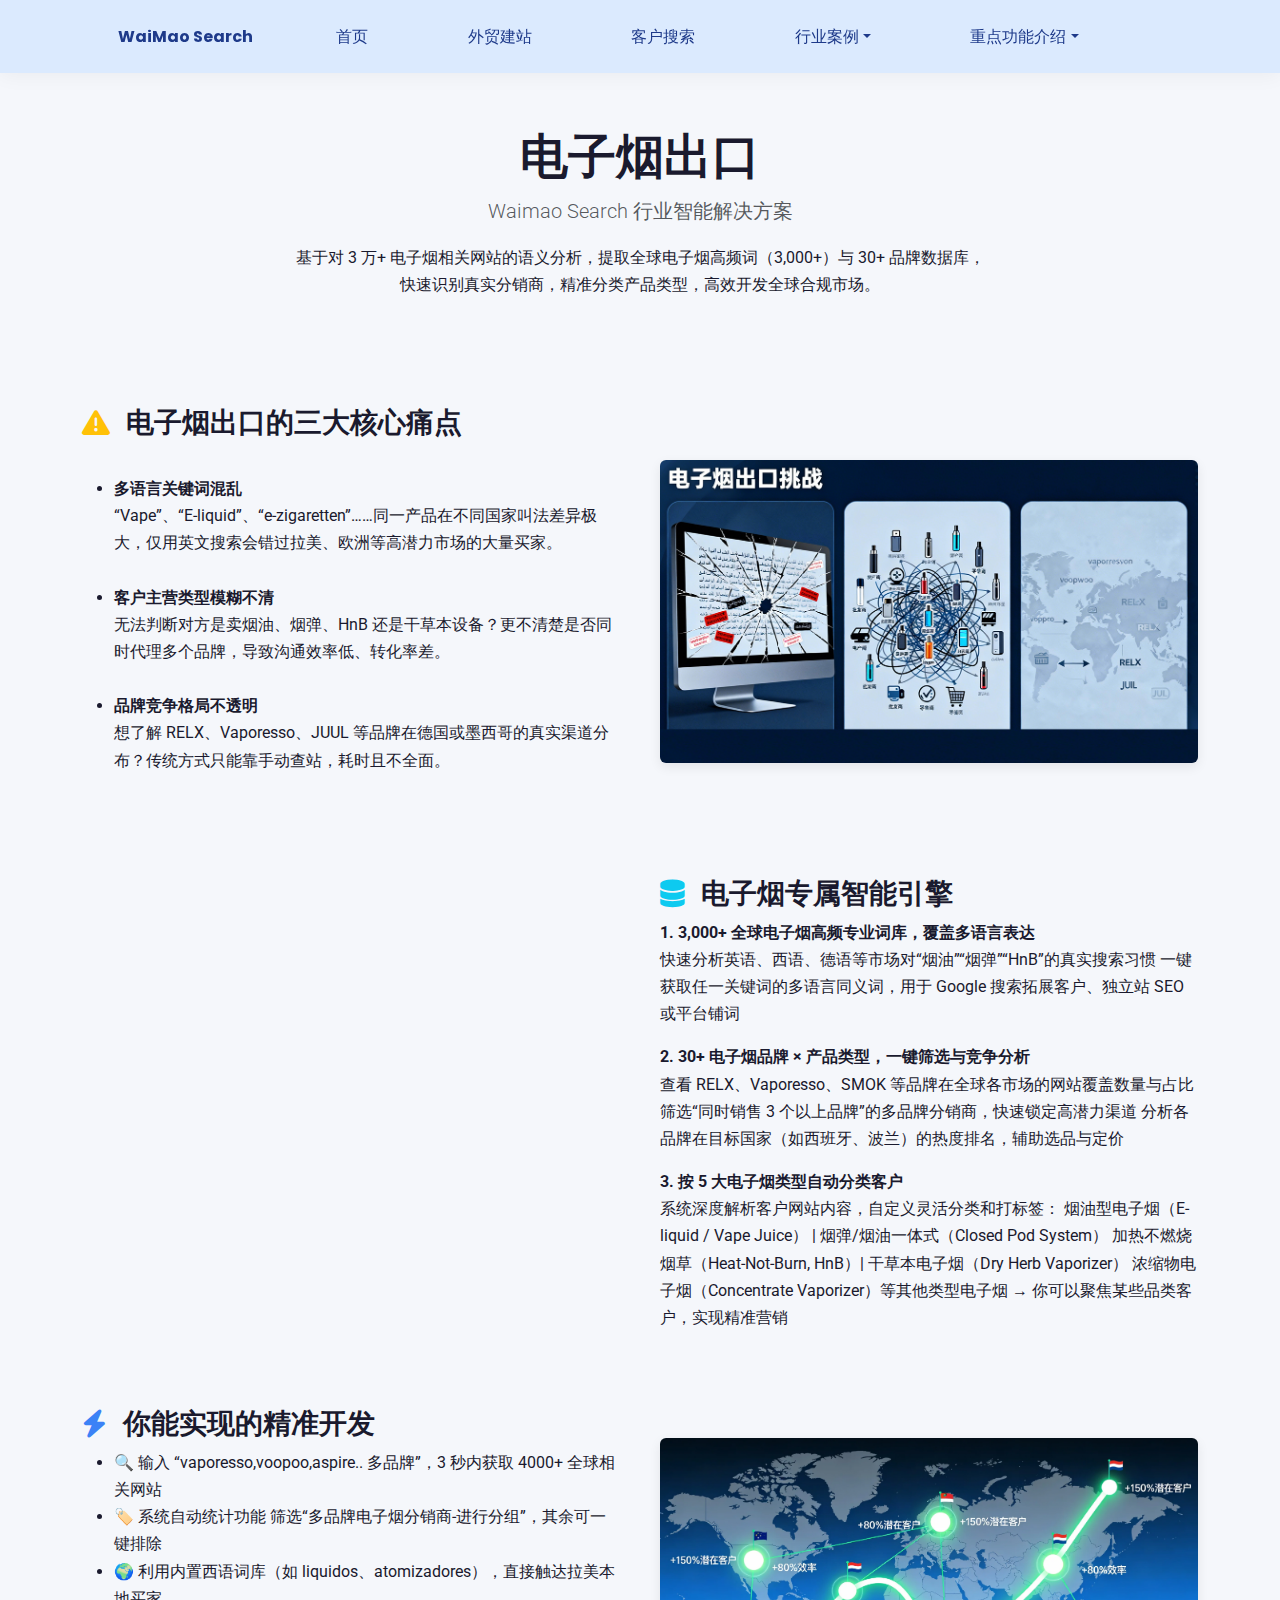
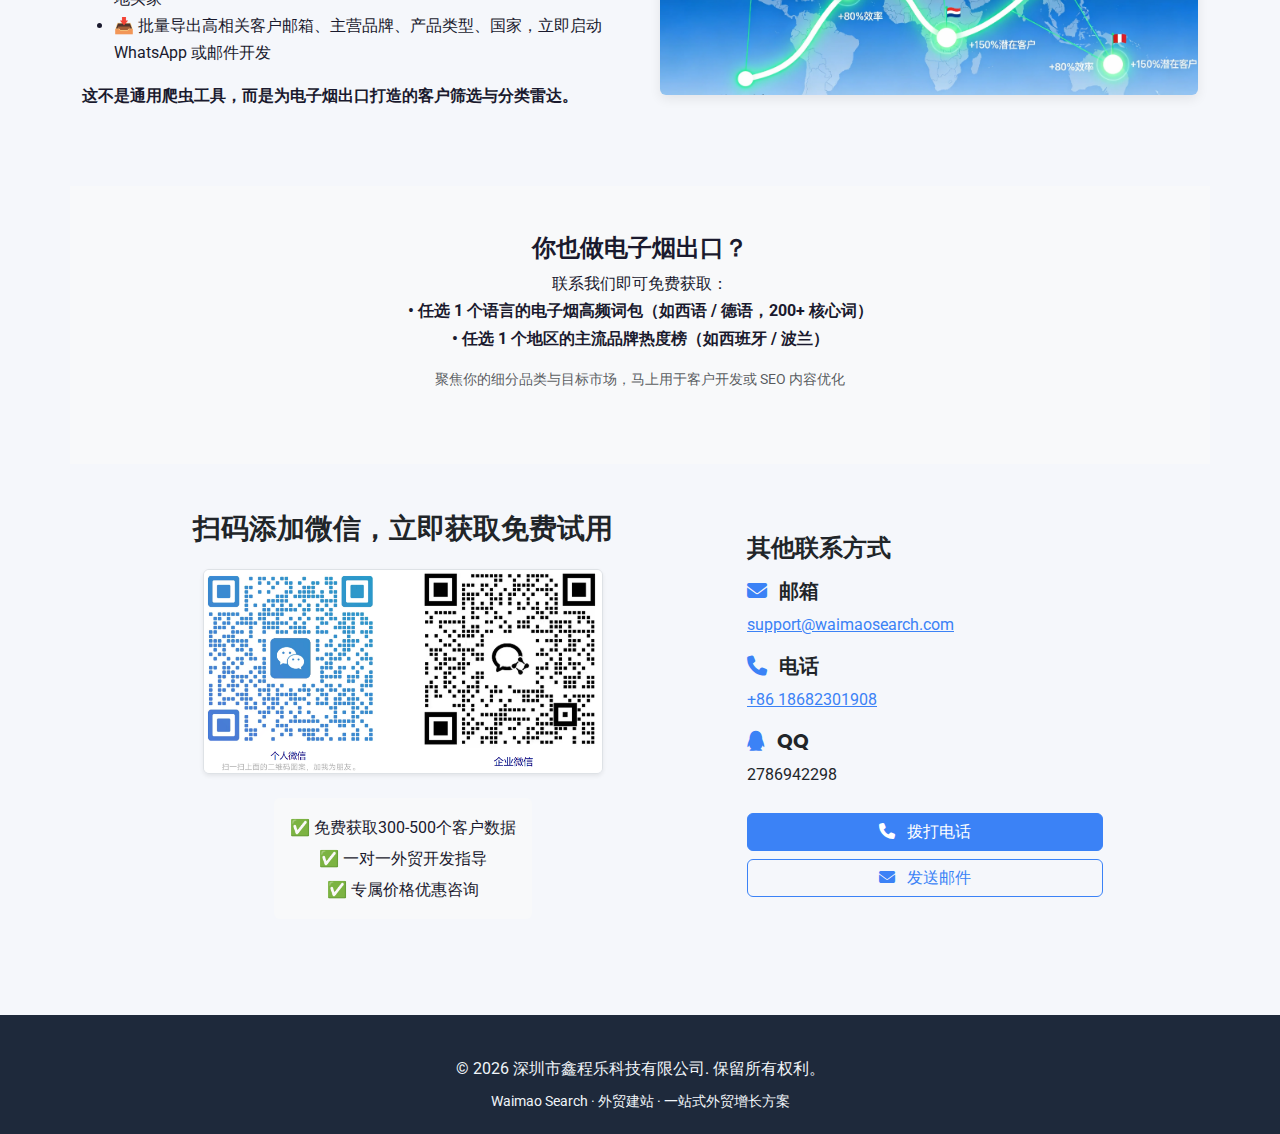
<file: cases/e-cigarettes/index.html>
<!doctype html><html lang=en><head><meta charset=utf-8><meta name=viewport content="width=device-width,initial-scale=1,shrink-to-fit=no"><meta name=description content="基于对 3 万+ 电子烟相关网站的语义分析，提取全球电子烟高频词（3,000+）与 30+ 品牌数据库，
快速识别真实分销商，精准分类产品类型，高效开发全球合规市场。
"><meta name=author content="深圳市鑫程乐科技有限公司"><title>电子烟出口 | Waimao Search - 专注外贸增长的一站式方案提供商</title><link rel=icon type=image/png sizes=512x512 href=/android-chrome-512x512.png><link rel=apple-touch-icon sizes=180x180 href=/apple-touch-icon-180x180.png><link rel=icon type=image/x-icon href=/assets/favicon.ico><link href=https://cdn.jsdelivr.net/npm/bootstrap-icons@1.11.3/font/bootstrap-icons.min.css rel=stylesheet><link rel=stylesheet href=/css/styles.min.b254021a4e145c048250b3e6ea0fec07628c38fdcf9a178efb2bd6ee2355de9f.css integrity="sha256-slQCGk4UXASCULPm6g/sB2KMOP3PmheO+yvW7iNV3p8="><meta charset=UTF-8><meta name=viewport content="width=device-width,initial-scale=1"><title>电子烟出口 - Waimao Search - 专注外贸增长的一站式方案提供商</title><meta name=description content="基于对 3 万+ 电子烟相关网站的语义分析，提取全球电子烟高频词（3,000+）与 30+ 品牌数据库，
快速识别真实分销商，精准分类产品类型，高效开发全球合规市场。
"><link href=https://cdn.jsdelivr.net/npm/bootstrap@5.3.0-alpha1/dist/css/bootstrap.min.css rel=stylesheet><link rel=stylesheet href=https://cdn.jsdelivr.net/npm/bootstrap-icons@1.11.3/font/bootstrap-icons.css><link rel=stylesheet href=https://cdnjs.cloudflare.com/ajax/libs/font-awesome/6.4.0/css/all.min.css><link href="https://fonts.googleapis.com/css2?family=Poppins:wght@300;400;500;600;700&family=Roboto:wght@300;400;500&display=swap" rel=stylesheet><style>:root{--primary:#0d6efd;--secondary:#10b981;--dark:#1e293b;--gray-100:#f8f9fa;--gray-200:#e9ecef;--gray-600:#6c757d}body{font-family:roboto,sans-serif;background:#f5f7fb;color:#1a1a2e;line-height:1.7}h1,h2,h3,h4,h5,h6{font-family:poppins,sans-serif;font-weight:700}.navbar{background:rgba(255,255,255,.95);box-shadow:0 2px 20px rgba(0,0,0,5%);padding:15px 0}.navbar-brand{font-family:poppins,sans-serif;font-weight:700;font-size:1.8rem;color:var(--primary)}.navbar-brand span{color:var(--secondary)}.nav-link{font-weight:500;color:var(--dark)!important;margin:0 8px}.nav-link:hover,.nav-link.active{color:var(--primary)!important}.section-title{font-weight:800;font-size:2.4rem;color:#1a1a2e}.subtitle{color:#5a5a7a;font-size:1.2rem}.card-advantage{background:#fff;border-radius:20px;padding:1.8rem 1.5rem;height:100%;box-shadow:0 10px 30px rgba(0,0,0,4%);border:1px solid #eef0f5;transition:transform .2s}.card-advantage:hover{transform:translateY(-5px);box-shadow:0 20px 40px rgba(0,0,0,8%)}.icon-circle{width:56px;height:56px;border-radius:50%;display:flex;align-items:center;justify-content:center;font-size:1.7rem;margin-bottom:1.2rem;color:#fff}.compare-table th{background:#f1f4f9;font-weight:600;white-space:nowrap}.compare-table td{vertical-align:middle}.highlight-box{background:#eef3ff;border-left:4px solid var(--primary);padding:1.2rem 1.5rem;border-radius:.8rem}.pricing-card{background:#fff;border-radius:20px;padding:2rem 1.5rem;height:100%;box-shadow:0 10px 30px rgba(0,0,0,5%);border:1px solid #eef0f5;display:flex;flex-direction:column;transition:.2s}.pricing-card:hover{transform:translateY(-6px);box-shadow:0 20px 40px rgba(0,0,0,8%)}.popular{border:2px solid var(--primary);box-shadow:0 0 0 5px rgba(13,110,253,.1)}.popular-badge{position:absolute;top:-16px;left:50%;transform:translateX(-50%);background:var(--primary);color:#fff;padding:.4rem 1.8rem;border-radius:50px;font-weight:700;font-size:.85rem}.plan-name{font-size:1.7rem;font-weight:700}.price{font-size:3rem;font-weight:800;color:#1a1a2e;margin:1rem 0 .2rem}.price small{font-size:1rem;font-weight:500;color:#6c757d}.desc{color:#6c757d;margin-bottom:1.5rem;min-height:2.5rem}.feature-list{list-style:none;padding:0;flex:1}.feature-list li{padding:.45rem 0;display:flex;align-items:flex-start;font-size:.95rem;border-bottom:1px solid #f5f5f5}.feature-list li:last-child{border-bottom:none}.icon-check{color:var(--primary);margin-right:.6rem;font-size:1.1rem;margin-top:.15rem}.icon-none{color:#ccc;margin-right:.6rem;font-size:1.1rem;margin-top:.15rem}.btn-cta{border-radius:50px;padding:.7rem 1.8rem;font-weight:600}.hero{padding:120px 0 80px;background:linear-gradient(135deg,#f0f9ff 0%,#e0f2fe 100%)}.hero h1{font-size:3rem}.hero .lead{font-size:1.25rem;color:#5a5a7a;max-width:700px}.card-product{border:none;border-radius:20px;padding:2.5rem 2rem;height:100%;transition:transform .2s,box-shadow .2s;background:#fff;box-shadow:0 10px 30px rgba(0,0,0,5%)}.card-product:hover{transform:translateY(-5px);box-shadow:0 20px 40px rgba(0,0,0,8%)}.btn-website{background:var(--primary);border:none;color:#fff;padding:10px 28px;border-radius:50px}.btn-search{background:linear-gradient(135deg,var(--primary),var(--secondary));border:none;color:#fff;padding:10px 28px;border-radius:50px}.footer-custom{background:var(--dark);color:#cbd5e1;padding:40px 0 20px}.footer-custom a{color:#cbd5e1}@media(max-width:768px){.section-title{font-size:2rem}.price{font-size:2.3rem}}.content-block{display:flex;gap:40px;align-items:center;margin:60px 0}.content-block.reverse{flex-direction:row-reverse}.text-content,.media-content{flex:1;min-width:0}.text-content h3{display:flex;align-items:center;gap:8px}.media-content img,.media-content video{width:100%;height:auto;border-radius:8px;box-shadow:0 4px 12px rgba(0,0,0,8%)}</style><link rel=stylesheet href=/custom.3a1d80eaf22e25e66bb113c5210134d5699d3a44ed3e58e4e6a7f4471054eff7.css integrity="sha256-Oh2A6vIuJeZrsRPFIQE01WmdOkTtPljk5qf0RxBU7/c="></head><body class="d-flex flex-column h-100"><main class="flex-shrink-0 flex-grow-1"><nav class="navbar navbar-expand-lg navbar-dark bg-dark fixed-top" style=z-index:1030><div class="container px-5 d-flex align-items-center"><a class="navbar-brand me-auto text-truncate" href=/ style=max-width:75%;min-width:0>WaiMao Search</a>
<button class="navbar-toggler ms-auto flex-shrink-0" type=button data-bs-toggle=collapse data-bs-target=#navbarSupportedContent aria-controls=navbarSupportedContent aria-expanded=false aria-label="Toggle navigation">
<span class=navbar-toggler-icon></span></button><div class="collapse navbar-collapse" id=navbarSupportedContent><ul class="navbar-nav mb-2 mb-lg-0 w-100 justify-content-evenly"><li class=nav-item><a class=nav-link href=/>首页</a></li><li class=nav-item><a class=nav-link href=/websitebuild/>外贸建站</a></li><li class=nav-item><a class=nav-link href=/waimaosearch/>客户搜索</a></li><li class="nav-item dropdown"><a class="nav-link dropdown-toggle" href=# id=dropdown-%E8%A1%8C%E4%B8%9A%E6%A1%88%E4%BE%8B role=button data-bs-toggle=dropdown aria-expanded=false>行业案例</a><ul class=dropdown-menu><li class=nav-item><a class=nav-link href=/cases/auto-parts/>汽车配件</a></li><li class=nav-item><a class=nav-link href=/cases/beauty/>美容护肤</a></li><li class=nav-item><a class=nav-link href=/cases/building-materials/>建筑材料</a></li><li class=nav-item><a class=nav-link href=/cases/e-cigarettes/>电子烟</a></li><li class=nav-item><a class=nav-link href=/cases/fishing-gear/>渔具</a></li><li class=nav-item><a class=nav-link href=/cases/furniture/>家具</a></li><li class=nav-item><a class=nav-link href=/cases/pet-supplies/>宠物用品</a></li><li class=nav-item><a class=nav-link href>更多行业整理中..</a></li></ul></li><li class="nav-item dropdown"><a class="nav-link dropdown-toggle" href=# id=dropdown-%E9%87%8D%E7%82%B9%E5%8A%9F%E8%83%BD%E4%BB%8B%E7%BB%8D role=button data-bs-toggle=dropdown aria-expanded=false>重点功能介绍</a><ul class=dropdown-menu><li class=nav-item><a class=nav-link href=/function/filter-sort/>极速筛选和分类</a></li><li class=nav-item><a class=nav-link href=/function/img-search/>精准图片搜索</a></li></ul></li></ul></div></div></nav><main style=padding-top:80px><div class="container py-5 text-center"><h1 class="display-5 fw-bold">电子烟出口</h1><p class="lead text-muted">Waimao Search 行业智能解决方案</p><p class=mb-0>基于对 3 万+ 电子烟相关网站的语义分析，提取全球电子烟高频词（3,000+）与 30+ 品牌数据库，<br>快速识别真实分销商，精准分类产品类型，高效开发全球合规市场。<br></p></div><div class=container><div class=content-block><div class=text-content><h3><i class="fas fa-exclamation-triangle text-warning me-2"></i>
电子烟出口的三大核心痛点</h3><br><ul><li><strong>多语言关键词混乱</strong><br>“Vape”、“E-liquid”、“e-zigaretten”……同一产品在不同国家叫法差异极大，仅用英文搜索会错过拉美、欧洲等高潜力市场的大量买家。</li><br><li><strong>客户主营类型模糊不清</strong><br>无法判断对方是卖烟油、烟弹、HnB 还是干草本设备？更不清楚是否同时代理多个品牌，导致沟通效率低、转化率差。</li><br><li><strong>品牌竞争格局不透明</strong><br>想了解 RELX、Vaporesso、JUUL 等品牌在德国或墨西哥的真实渠道分布？传统方式只能靠手动查站，耗时且不全面。</li><br></ul></div><div class=media-content><img src=/images/vape_1.jpg alt="电子烟出口 痛点" class="img-fluid rounded"></div></div></div><div class=container><div class="content-block reverse"><div class=text-content><h3><i class="fas fa-database text-info me-2"></i>
电子烟专属智能引擎</h3><p><strong>1. 3,000+ 全球电子烟高频专业词库，覆盖多语言表达</strong><br>快速分析英语、西语、德语等市场对“烟油”“烟弹”“HnB”的真实搜索习惯
一键获取任一关键词的多语言同义词，用于 Google 搜索拓展客户、独立站 SEO 或平台铺词</p><p><strong>2. 30+ 电子烟品牌 × 产品类型，一键筛选与竞争分析</strong><br>查看 RELX、Vaporesso、SMOK 等品牌在全球各市场的网站覆盖数量与占比
筛选“同时销售 3 个以上品牌”的多品牌分销商，快速锁定高潜力渠道
分析各品牌在目标国家（如西班牙、波兰）的热度排名，辅助选品与定价</p><p><strong>3. 按 5 大电子烟类型自动分类客户</strong><br>系统深度解析客户网站内容，自定义灵活分类和打标签：
烟油型电子烟（E-liquid / Vape Juice） | 烟弹/烟油一体式（Closed Pod System）
加热不燃烧烟草（Heat-Not-Burn, HnB）| 干草本电子烟（Dry Herb Vaporizer）
浓缩物电子烟（Concentrate Vaporizer）等其他类型电子烟
→ 你可以聚焦某些品类客户，实现精准营销</p></div><div class=media-content><div class="ratio ratio-16x9"><iframe src="https://player.bilibili.com/player.html?bvid=BV15AsAzLE6e&page=1&high_quality=1&autoplay=0&danmaku=0" title="Waimao Search 电子烟出口" frameborder=0 allowfullscreen></iframe></div></div></div></div><div class=container><div class=content-block><div class=text-content><h3><i class="fas fa-bolt text-primary me-2"></i>
你能实现的精准开发</h3><ul><li>🔍 输入 “vaporesso,voopoo,aspire.. 多品牌”，3 秒内获取 4000+ 全球相关网站</li><li>🏷️ 系统自动统计功能 筛选“多品牌电子烟分销商-进行分组”，其余可一键排除</li><li>🌍 利用内置西语词库（如 liquidos、atomizadores），直接触达拉美本地买家</li><li>📥 批量导出高相关客户邮箱、主营品牌、产品类型、国家，立即启动 WhatsApp 或邮件开发</li></ul><p class=mt-3><strong>这不是通用爬虫工具，而是为电子烟出口打造的客户筛选与分类雷达。</strong></p></div><div class=media-content><img src=/images/cases_common.png alt="电子烟出口 能力" class="img-fluid rounded"></div></div></div><div class="container py-5 text-center bg-light"><h4>你也做电子烟出口？</h4><p class=mb-3>联系我们即可免费获取：<br><strong>• 任选 1 个语言的电子烟高频词包（如西语 / 德语，200+ 核心词）</strong><br><strong>• 任选 1 个地区的主流品牌热度榜（如西班牙 / 波兰）</strong><br></p><p class="small text-muted mb-4">聚焦你的细分品类与目标市场，马上用于客户开发或 SEO 内容优化</p></div><section id=contact class=py-5><div class=container><div class="row align-items-center"><div class="col-lg-7 text-center mb-5 mb-lg-0"><h3 class="mb-4 text-dark">扫码添加微信，立即获取免费试用</h3><div class=mb-4><img src=/images/wechat_two.png alt=微信二维码 class="img-fluid rounded border shadow-sm" style=width:100%;max-width:400px></div><div class="bg-light rounded p-3 d-inline-block"><p class=mb-1>✅ 免费获取300-500个客户数据</p><p class=mb-1>✅ 一对一外贸开发指导</p><p class=mb-0>✅ 专属价格优惠咨询</p></div></div><div class=col-lg-4><h4 class="mb-3 text-dark">其他联系方式</h4><div class=mb-4><h5 class=text-dark><i class="fas fa-envelope me-2 text-primary"></i> 邮箱</h5><a href=mailto:support@waimaosearch.com class="text-primary d-block">support@waimaosearch.com</a><h5 class="mt-3 text-dark"><i class="fas fa-phone me-2 text-primary"></i> 电话</h5><a href=tel:+8618682301908 class="text-primary d-block">+86 18682301908</a><h5 class="mt-3 text-dark"><i class="fab fa-qq me-2 text-primary"></i> QQ</h5><p class=text-dark>2786942298</p></div><div class="d-grid gap-2"><a href=tel:+8618682301908 class="btn btn-primary"><i class="fas fa-phone me-2"></i> 拨打电话
</a><a href=mailto:support@waimaosearch.com class="btn btn-outline-primary"><i class="fas fa-envelope me-2"></i> 发送邮件</a></div></div></div></div></section></main></main><footer class="footer-custom text-center mt-5"><div class=container><p class=mb-1>&copy; 2026 深圳市鑫程乐科技有限公司. 保留所有权利。</p><small>Waimao Search · 外贸建站 · 一站式外贸增长方案</small></div></footer><script src=https://cdn.jsdelivr.net/npm/bootstrap@5.2.3/dist/js/bootstrap.bundle.min.js></script><script src=/js/scripts.min.2cafd4751a0f9e15eddb6933a8858224cfa98d138669ada0055e429fb6042dc3.js integrity="sha256-LK/UdRoPnhXt22kzqIWCJM+pjROGaa2gBV5Cn7YELcM=" defer></script></body></html>
</file>
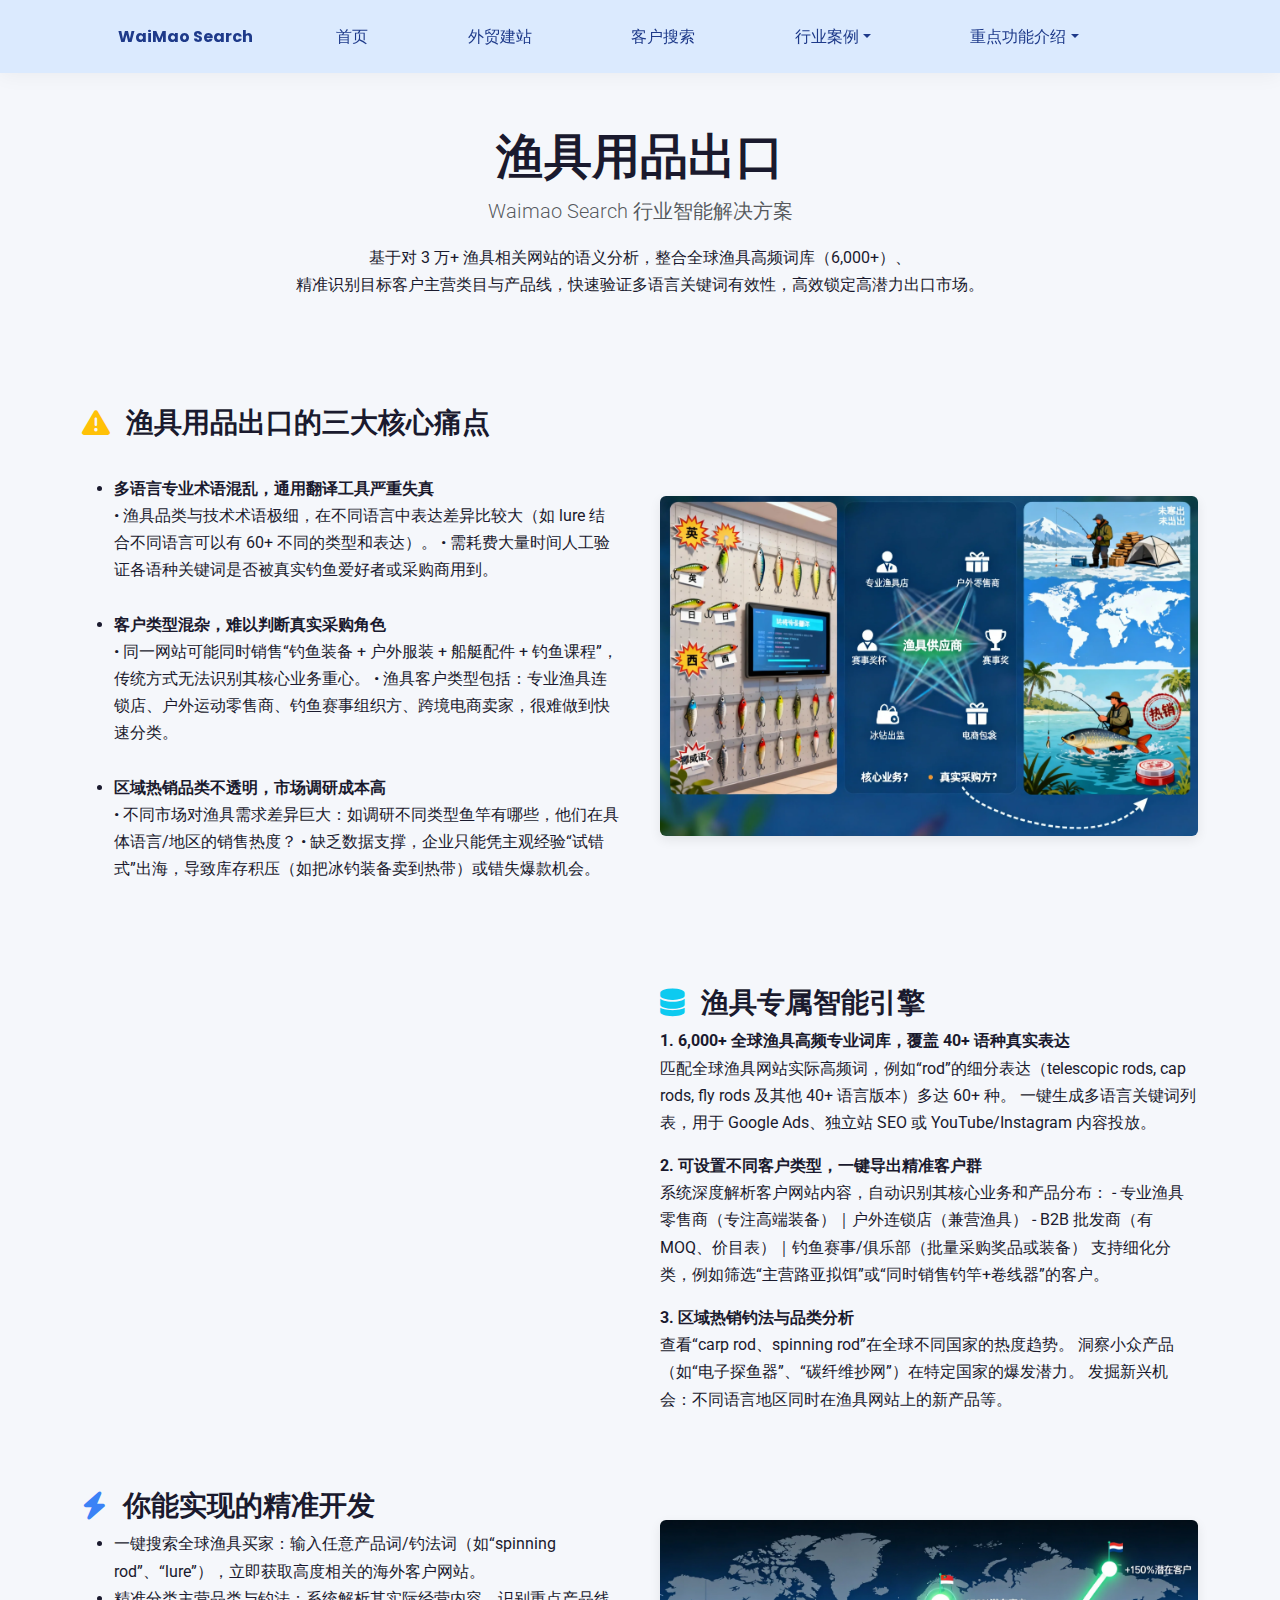
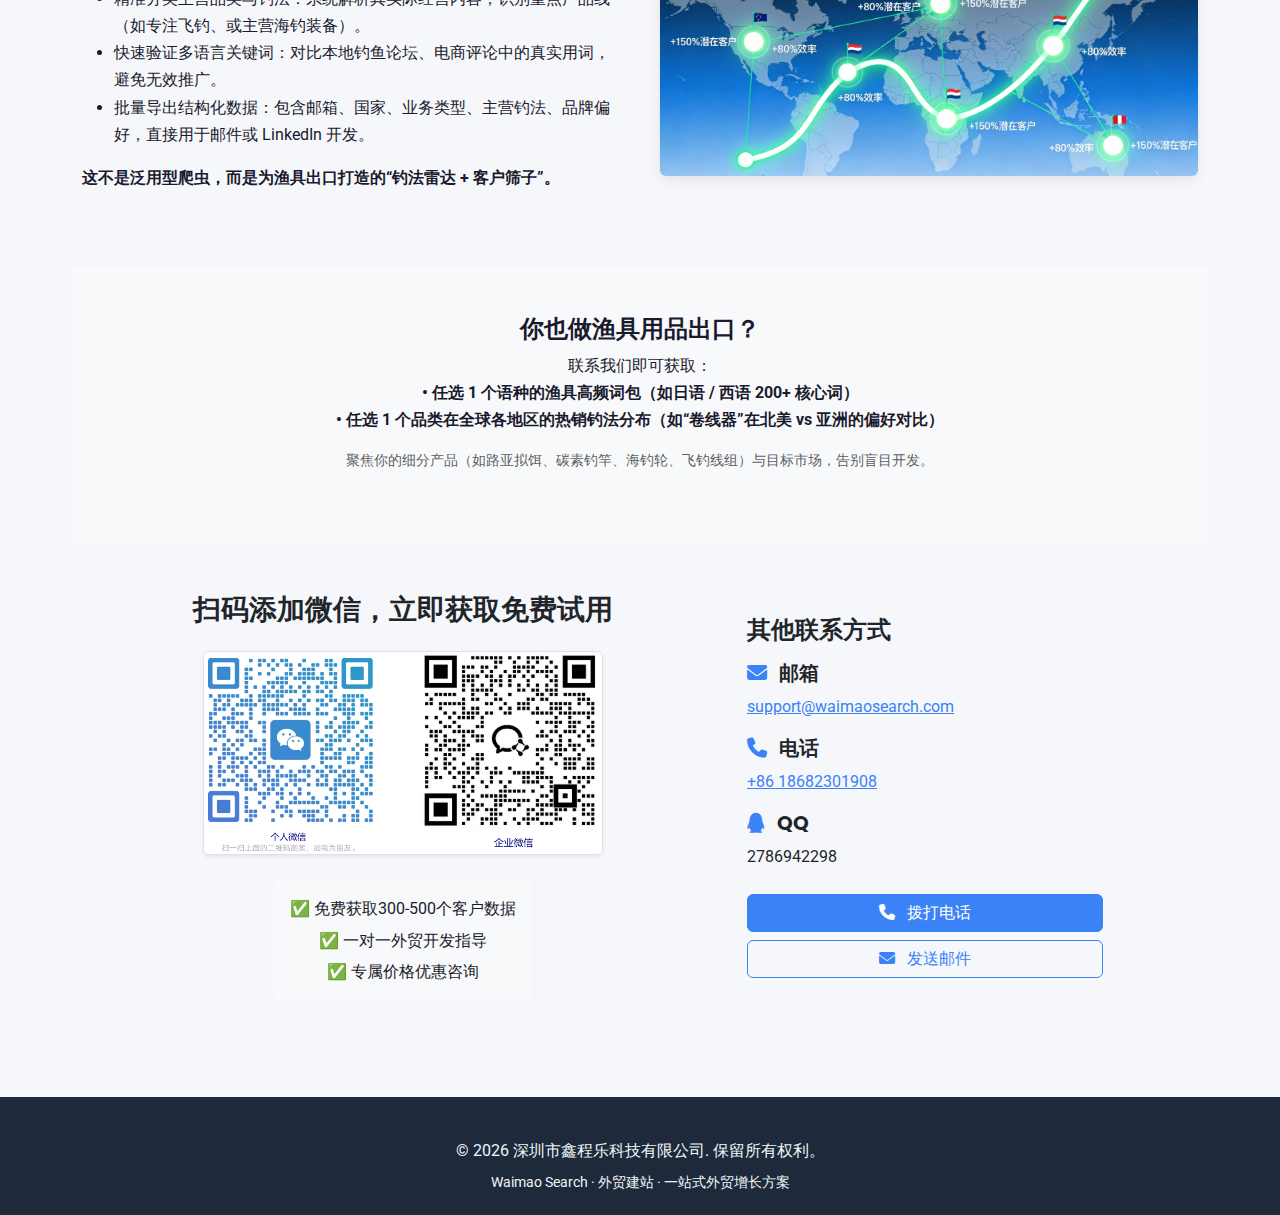
<file: cases/fishing-gear/index.html>
<!doctype html><html lang=en><head><meta charset=utf-8><meta name=viewport content="width=device-width,initial-scale=1,shrink-to-fit=no"><meta name=description content="基于对 3 万+ 渔具相关网站的语义分析，整合全球渔具高频词库（6,000+）、
精准识别目标客户主营类目与产品线，快速验证多语言关键词有效性，高效锁定高潜力出口市场。
"><meta name=author content="深圳市鑫程乐科技有限公司"><title>渔具用品出口 | Waimao Search - 专注外贸增长的一站式方案提供商</title><link rel=icon type=image/png sizes=512x512 href=/android-chrome-512x512.png><link rel=apple-touch-icon sizes=180x180 href=/apple-touch-icon-180x180.png><link rel=icon type=image/x-icon href=/assets/favicon.ico><link href=https://cdn.jsdelivr.net/npm/bootstrap-icons@1.11.3/font/bootstrap-icons.min.css rel=stylesheet><link rel=stylesheet href=/css/styles.min.b254021a4e145c048250b3e6ea0fec07628c38fdcf9a178efb2bd6ee2355de9f.css integrity="sha256-slQCGk4UXASCULPm6g/sB2KMOP3PmheO+yvW7iNV3p8="><meta charset=UTF-8><meta name=viewport content="width=device-width,initial-scale=1"><title>渔具用品出口 - Waimao Search - 专注外贸增长的一站式方案提供商</title><meta name=description content="基于对 3 万+ 渔具相关网站的语义分析，整合全球渔具高频词库（6,000+）、
精准识别目标客户主营类目与产品线，快速验证多语言关键词有效性，高效锁定高潜力出口市场。
"><link href=https://cdn.jsdelivr.net/npm/bootstrap@5.3.0-alpha1/dist/css/bootstrap.min.css rel=stylesheet><link rel=stylesheet href=https://cdn.jsdelivr.net/npm/bootstrap-icons@1.11.3/font/bootstrap-icons.css><link rel=stylesheet href=https://cdnjs.cloudflare.com/ajax/libs/font-awesome/6.4.0/css/all.min.css><link href="https://fonts.googleapis.com/css2?family=Poppins:wght@300;400;500;600;700&family=Roboto:wght@300;400;500&display=swap" rel=stylesheet><style>:root{--primary:#0d6efd;--secondary:#10b981;--dark:#1e293b;--gray-100:#f8f9fa;--gray-200:#e9ecef;--gray-600:#6c757d}body{font-family:roboto,sans-serif;background:#f5f7fb;color:#1a1a2e;line-height:1.7}h1,h2,h3,h4,h5,h6{font-family:poppins,sans-serif;font-weight:700}.navbar{background:rgba(255,255,255,.95);box-shadow:0 2px 20px rgba(0,0,0,5%);padding:15px 0}.navbar-brand{font-family:poppins,sans-serif;font-weight:700;font-size:1.8rem;color:var(--primary)}.navbar-brand span{color:var(--secondary)}.nav-link{font-weight:500;color:var(--dark)!important;margin:0 8px}.nav-link:hover,.nav-link.active{color:var(--primary)!important}.section-title{font-weight:800;font-size:2.4rem;color:#1a1a2e}.subtitle{color:#5a5a7a;font-size:1.2rem}.card-advantage{background:#fff;border-radius:20px;padding:1.8rem 1.5rem;height:100%;box-shadow:0 10px 30px rgba(0,0,0,4%);border:1px solid #eef0f5;transition:transform .2s}.card-advantage:hover{transform:translateY(-5px);box-shadow:0 20px 40px rgba(0,0,0,8%)}.icon-circle{width:56px;height:56px;border-radius:50%;display:flex;align-items:center;justify-content:center;font-size:1.7rem;margin-bottom:1.2rem;color:#fff}.compare-table th{background:#f1f4f9;font-weight:600;white-space:nowrap}.compare-table td{vertical-align:middle}.highlight-box{background:#eef3ff;border-left:4px solid var(--primary);padding:1.2rem 1.5rem;border-radius:.8rem}.pricing-card{background:#fff;border-radius:20px;padding:2rem 1.5rem;height:100%;box-shadow:0 10px 30px rgba(0,0,0,5%);border:1px solid #eef0f5;display:flex;flex-direction:column;transition:.2s}.pricing-card:hover{transform:translateY(-6px);box-shadow:0 20px 40px rgba(0,0,0,8%)}.popular{border:2px solid var(--primary);box-shadow:0 0 0 5px rgba(13,110,253,.1)}.popular-badge{position:absolute;top:-16px;left:50%;transform:translateX(-50%);background:var(--primary);color:#fff;padding:.4rem 1.8rem;border-radius:50px;font-weight:700;font-size:.85rem}.plan-name{font-size:1.7rem;font-weight:700}.price{font-size:3rem;font-weight:800;color:#1a1a2e;margin:1rem 0 .2rem}.price small{font-size:1rem;font-weight:500;color:#6c757d}.desc{color:#6c757d;margin-bottom:1.5rem;min-height:2.5rem}.feature-list{list-style:none;padding:0;flex:1}.feature-list li{padding:.45rem 0;display:flex;align-items:flex-start;font-size:.95rem;border-bottom:1px solid #f5f5f5}.feature-list li:last-child{border-bottom:none}.icon-check{color:var(--primary);margin-right:.6rem;font-size:1.1rem;margin-top:.15rem}.icon-none{color:#ccc;margin-right:.6rem;font-size:1.1rem;margin-top:.15rem}.btn-cta{border-radius:50px;padding:.7rem 1.8rem;font-weight:600}.hero{padding:120px 0 80px;background:linear-gradient(135deg,#f0f9ff 0%,#e0f2fe 100%)}.hero h1{font-size:3rem}.hero .lead{font-size:1.25rem;color:#5a5a7a;max-width:700px}.card-product{border:none;border-radius:20px;padding:2.5rem 2rem;height:100%;transition:transform .2s,box-shadow .2s;background:#fff;box-shadow:0 10px 30px rgba(0,0,0,5%)}.card-product:hover{transform:translateY(-5px);box-shadow:0 20px 40px rgba(0,0,0,8%)}.btn-website{background:var(--primary);border:none;color:#fff;padding:10px 28px;border-radius:50px}.btn-search{background:linear-gradient(135deg,var(--primary),var(--secondary));border:none;color:#fff;padding:10px 28px;border-radius:50px}.footer-custom{background:var(--dark);color:#cbd5e1;padding:40px 0 20px}.footer-custom a{color:#cbd5e1}@media(max-width:768px){.section-title{font-size:2rem}.price{font-size:2.3rem}}.content-block{display:flex;gap:40px;align-items:center;margin:60px 0}.content-block.reverse{flex-direction:row-reverse}.text-content,.media-content{flex:1;min-width:0}.text-content h3{display:flex;align-items:center;gap:8px}.media-content img,.media-content video{width:100%;height:auto;border-radius:8px;box-shadow:0 4px 12px rgba(0,0,0,8%)}</style><link rel=stylesheet href=/custom.3a1d80eaf22e25e66bb113c5210134d5699d3a44ed3e58e4e6a7f4471054eff7.css integrity="sha256-Oh2A6vIuJeZrsRPFIQE01WmdOkTtPljk5qf0RxBU7/c="></head><body class="d-flex flex-column h-100"><main class="flex-shrink-0 flex-grow-1"><nav class="navbar navbar-expand-lg navbar-dark bg-dark fixed-top" style=z-index:1030><div class="container px-5 d-flex align-items-center"><a class="navbar-brand me-auto text-truncate" href=/ style=max-width:75%;min-width:0>WaiMao Search</a>
<button class="navbar-toggler ms-auto flex-shrink-0" type=button data-bs-toggle=collapse data-bs-target=#navbarSupportedContent aria-controls=navbarSupportedContent aria-expanded=false aria-label="Toggle navigation">
<span class=navbar-toggler-icon></span></button><div class="collapse navbar-collapse" id=navbarSupportedContent><ul class="navbar-nav mb-2 mb-lg-0 w-100 justify-content-evenly"><li class=nav-item><a class=nav-link href=/>首页</a></li><li class=nav-item><a class=nav-link href=/websitebuild/>外贸建站</a></li><li class=nav-item><a class=nav-link href=/waimaosearch/>客户搜索</a></li><li class="nav-item dropdown"><a class="nav-link dropdown-toggle" href=# id=dropdown-%E8%A1%8C%E4%B8%9A%E6%A1%88%E4%BE%8B role=button data-bs-toggle=dropdown aria-expanded=false>行业案例</a><ul class=dropdown-menu><li class=nav-item><a class=nav-link href=/cases/auto-parts/>汽车配件</a></li><li class=nav-item><a class=nav-link href=/cases/beauty/>美容护肤</a></li><li class=nav-item><a class=nav-link href=/cases/building-materials/>建筑材料</a></li><li class=nav-item><a class=nav-link href=/cases/e-cigarettes/>电子烟</a></li><li class=nav-item><a class=nav-link href=/cases/fishing-gear/>渔具</a></li><li class=nav-item><a class=nav-link href=/cases/furniture/>家具</a></li><li class=nav-item><a class=nav-link href=/cases/pet-supplies/>宠物用品</a></li><li class=nav-item><a class=nav-link href>更多行业整理中..</a></li></ul></li><li class="nav-item dropdown"><a class="nav-link dropdown-toggle" href=# id=dropdown-%E9%87%8D%E7%82%B9%E5%8A%9F%E8%83%BD%E4%BB%8B%E7%BB%8D role=button data-bs-toggle=dropdown aria-expanded=false>重点功能介绍</a><ul class=dropdown-menu><li class=nav-item><a class=nav-link href=/function/filter-sort/>极速筛选和分类</a></li><li class=nav-item><a class=nav-link href=/function/img-search/>精准图片搜索</a></li></ul></li></ul></div></div></nav><main style=padding-top:80px><div class="container py-5 text-center"><h1 class="display-5 fw-bold">渔具用品出口</h1><p class="lead text-muted">Waimao Search 行业智能解决方案</p><p class=mb-0>基于对 3 万+ 渔具相关网站的语义分析，整合全球渔具高频词库（6,000+）、<br>精准识别目标客户主营类目与产品线，快速验证多语言关键词有效性，高效锁定高潜力出口市场。<br></p></div><div class=container><div class=content-block><div class=text-content><h3><i class="fas fa-exclamation-triangle text-warning me-2"></i>
渔具用品出口的三大核心痛点</h3><br><ul><li><strong>多语言专业术语混乱，通用翻译工具严重失真</strong><br>• 渔具品类与技术术语极细，在不同语言中表达差异比较大（如 lure 结合不同语言可以有 60+ 不同的类型和表达）。
• 需耗费大量时间人工验证各语种关键词是否被真实钓鱼爱好者或采购商用到。</li><br><li><strong>客户类型混杂，难以判断真实采购角色</strong><br>• 同一网站可能同时销售“钓鱼装备 + 户外服装 + 船艇配件 + 钓鱼课程”，传统方式无法识别其核心业务重心。
• 渔具客户类型包括：专业渔具连锁店、户外运动零售商、钓鱼赛事组织方、跨境电商卖家，很难做到快速分类。</li><br><li><strong>区域热销品类不透明，市场调研成本高</strong><br>• 不同市场对渔具需求差异巨大：如调研不同类型鱼竿有哪些，他们在具体语言/地区的销售热度？
• 缺乏数据支撑，企业只能凭主观经验“试错式”出海，导致库存积压（如把冰钓装备卖到热带）或错失爆款机会。</li><br></ul></div><div class=media-content><img src=/images/fishing_1.png alt="渔具用品出口 痛点" class="img-fluid rounded"></div></div></div><div class=container><div class="content-block reverse"><div class=text-content><h3><i class="fas fa-database text-info me-2"></i>
渔具专属智能引擎</h3><p><strong>1. 6,000+ 全球渔具高频专业词库，覆盖 40+ 语种真实表达</strong><br>匹配全球渔具网站实际高频词，例如“rod”的细分表达（telescopic rods, cap rods, fly rods 及其他 40+ 语言版本）多达 60+ 种。
一键生成多语言关键词列表，用于 Google Ads、独立站 SEO 或 YouTube/Instagram 内容投放。</p><p><strong>2. 可设置不同客户类型，一键导出精准客户群</strong><br>系统深度解析客户网站内容，自动识别其核心业务和产品分布：
- 专业渔具零售商（专注高端装备）｜户外连锁店（兼营渔具）
- B2B 批发商（有 MOQ、价目表）｜钓鱼赛事/俱乐部（批量采购奖品或装备）
支持细化分类，例如筛选“主营路亚拟饵”或“同时销售钓竿+卷线器”的客户。</p><p><strong>3. 区域热销钓法与品类分析</strong><br>查看“carp rod、spinning rod”在全球不同国家的热度趋势。
洞察小众产品（如“电子探鱼器”、“碳纤维抄网”）在特定国家的爆发潜力。
发掘新兴机会：不同语言地区同时在渔具网站上的新产品等。</p></div><div class=media-content><div class="ratio ratio-16x9"><iframe src="https://player.bilibili.com/player.html?bvid=BV1nKBuB9E5z&page=1&high_quality=1&autoplay=0&danmaku=0" title="Waimao Search 渔具用品出口" frameborder=0 allowfullscreen></iframe></div></div></div></div><div class=container><div class=content-block><div class=text-content><h3><i class="fas fa-bolt text-primary me-2"></i>
你能实现的精准开发</h3><ul><li>一键搜索全球渔具买家：输入任意产品词/钓法词（如“spinning rod”、“lure”），立即获取高度相关的海外客户网站。</li><li>精准分类主营品类与钓法：系统解析其实际经营内容，识别重点产品线（如专注飞钓、或主营海钓装备）。</li><li>快速验证多语言关键词：对比本地钓鱼论坛、电商评论中的真实用词，避免无效推广。</li><li>批量导出结构化数据：包含邮箱、国家、业务类型、主营钓法、品牌偏好，直接用于邮件或 LinkedIn 开发。</li></ul><p class=mt-3><strong>这不是泛用型爬虫，而是为渔具出口打造的“钓法雷达 + 客户筛子”。</strong></p></div><div class=media-content><img src=/images/cases_common.png alt="渔具用品出口 能力" class="img-fluid rounded"></div></div></div><div class="container py-5 text-center bg-light"><h4>你也做渔具用品出口？</h4><p class=mb-3>联系我们即可获取：<br><strong>• 任选 1 个语种的渔具高频词包（如日语 / 西语 200+ 核心词）</strong><br><strong>• 任选 1 个品类在全球各地区的热销钓法分布（如“卷线器”在北美 vs 亚洲的偏好对比）</strong><br></p><p class="small text-muted mb-4">聚焦你的细分产品（如路亚拟饵、碳素钓竿、海钓轮、飞钓线组）与目标市场，告别盲目开发。</p></div><section id=contact class=py-5><div class=container><div class="row align-items-center"><div class="col-lg-7 text-center mb-5 mb-lg-0"><h3 class="mb-4 text-dark">扫码添加微信，立即获取免费试用</h3><div class=mb-4><img src=/images/wechat_two.png alt=微信二维码 class="img-fluid rounded border shadow-sm" style=width:100%;max-width:400px></div><div class="bg-light rounded p-3 d-inline-block"><p class=mb-1>✅ 免费获取300-500个客户数据</p><p class=mb-1>✅ 一对一外贸开发指导</p><p class=mb-0>✅ 专属价格优惠咨询</p></div></div><div class=col-lg-4><h4 class="mb-3 text-dark">其他联系方式</h4><div class=mb-4><h5 class=text-dark><i class="fas fa-envelope me-2 text-primary"></i> 邮箱</h5><a href=mailto:support@waimaosearch.com class="text-primary d-block">support@waimaosearch.com</a><h5 class="mt-3 text-dark"><i class="fas fa-phone me-2 text-primary"></i> 电话</h5><a href=tel:+8618682301908 class="text-primary d-block">+86 18682301908</a><h5 class="mt-3 text-dark"><i class="fab fa-qq me-2 text-primary"></i> QQ</h5><p class=text-dark>2786942298</p></div><div class="d-grid gap-2"><a href=tel:+8618682301908 class="btn btn-primary"><i class="fas fa-phone me-2"></i> 拨打电话
</a><a href=mailto:support@waimaosearch.com class="btn btn-outline-primary"><i class="fas fa-envelope me-2"></i> 发送邮件</a></div></div></div></div></section></main></main><footer class="footer-custom text-center mt-5"><div class=container><p class=mb-1>&copy; 2026 深圳市鑫程乐科技有限公司. 保留所有权利。</p><small>Waimao Search · 外贸建站 · 一站式外贸增长方案</small></div></footer><script src=https://cdn.jsdelivr.net/npm/bootstrap@5.2.3/dist/js/bootstrap.bundle.min.js></script><script src=/js/scripts.min.2cafd4751a0f9e15eddb6933a8858224cfa98d138669ada0055e429fb6042dc3.js integrity="sha256-LK/UdRoPnhXt22kzqIWCJM+pjROGaa2gBV5Cn7YELcM=" defer></script></body></html>
</file>
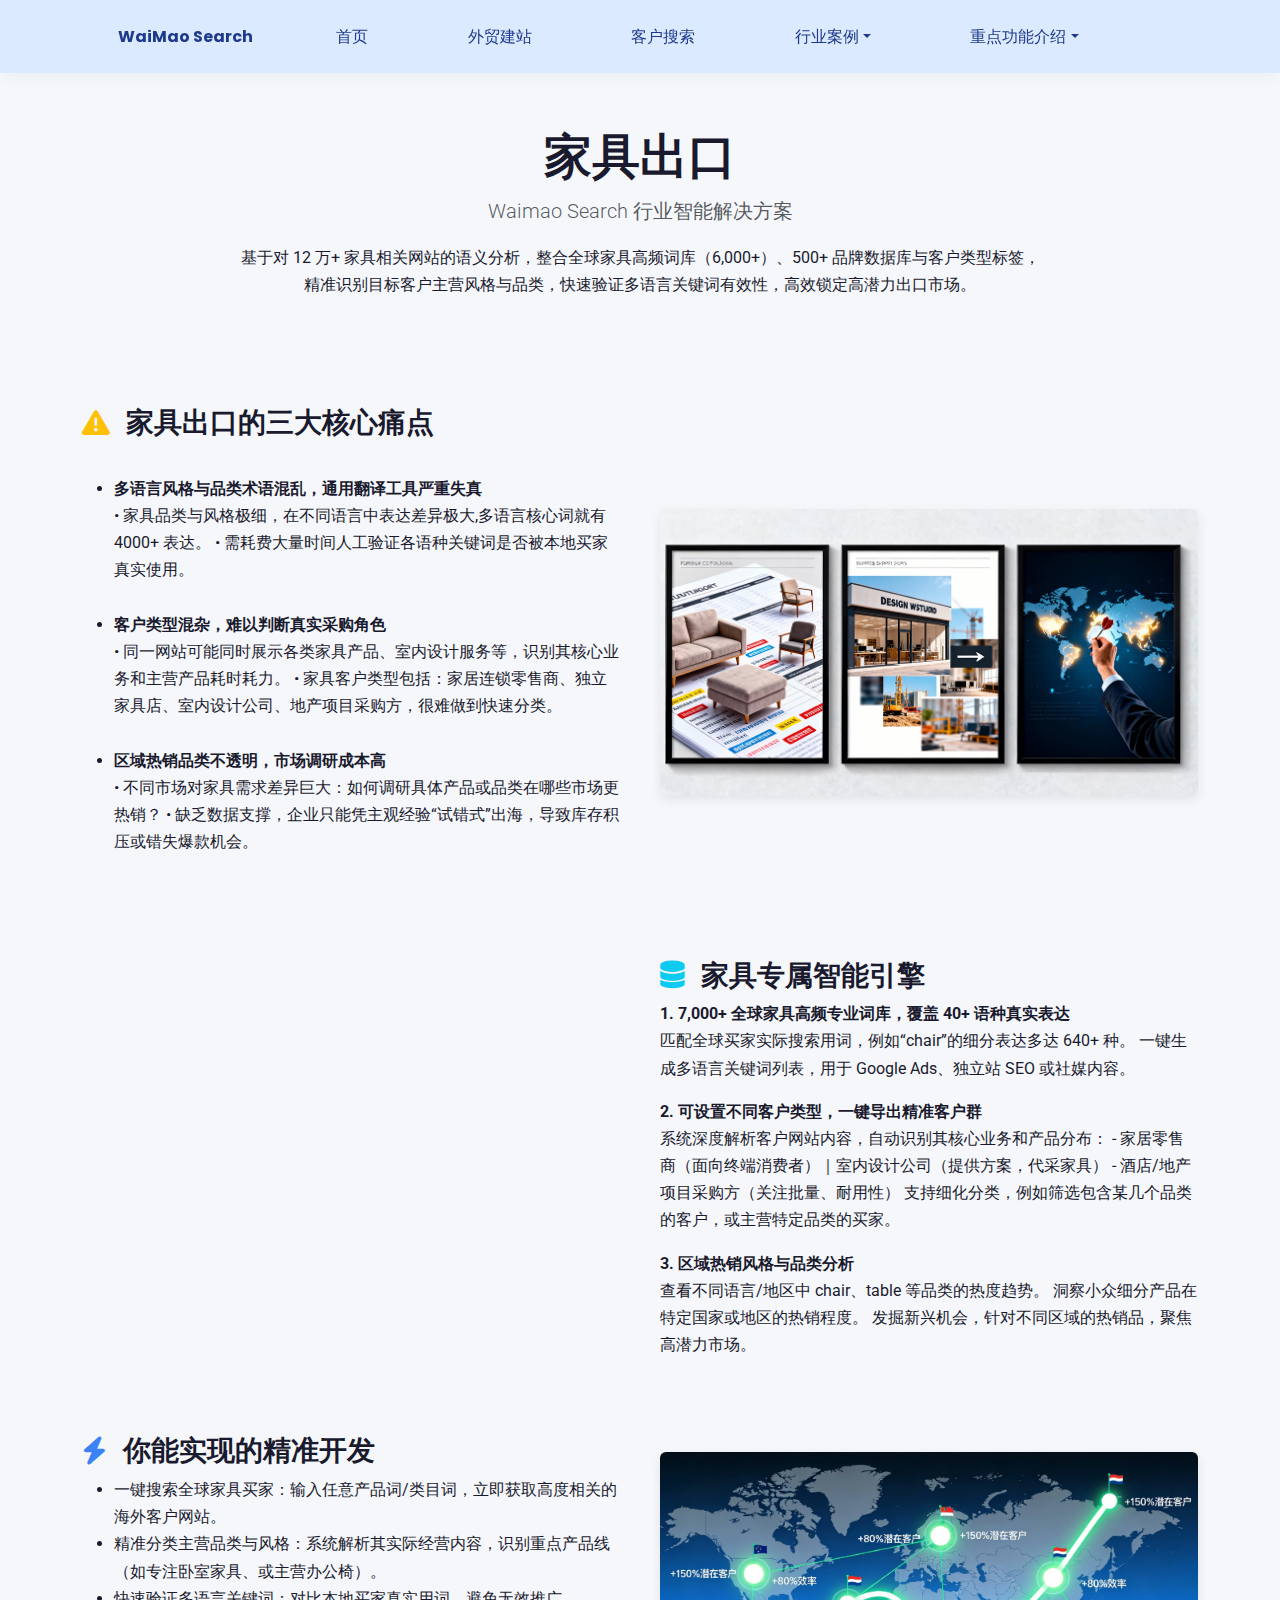
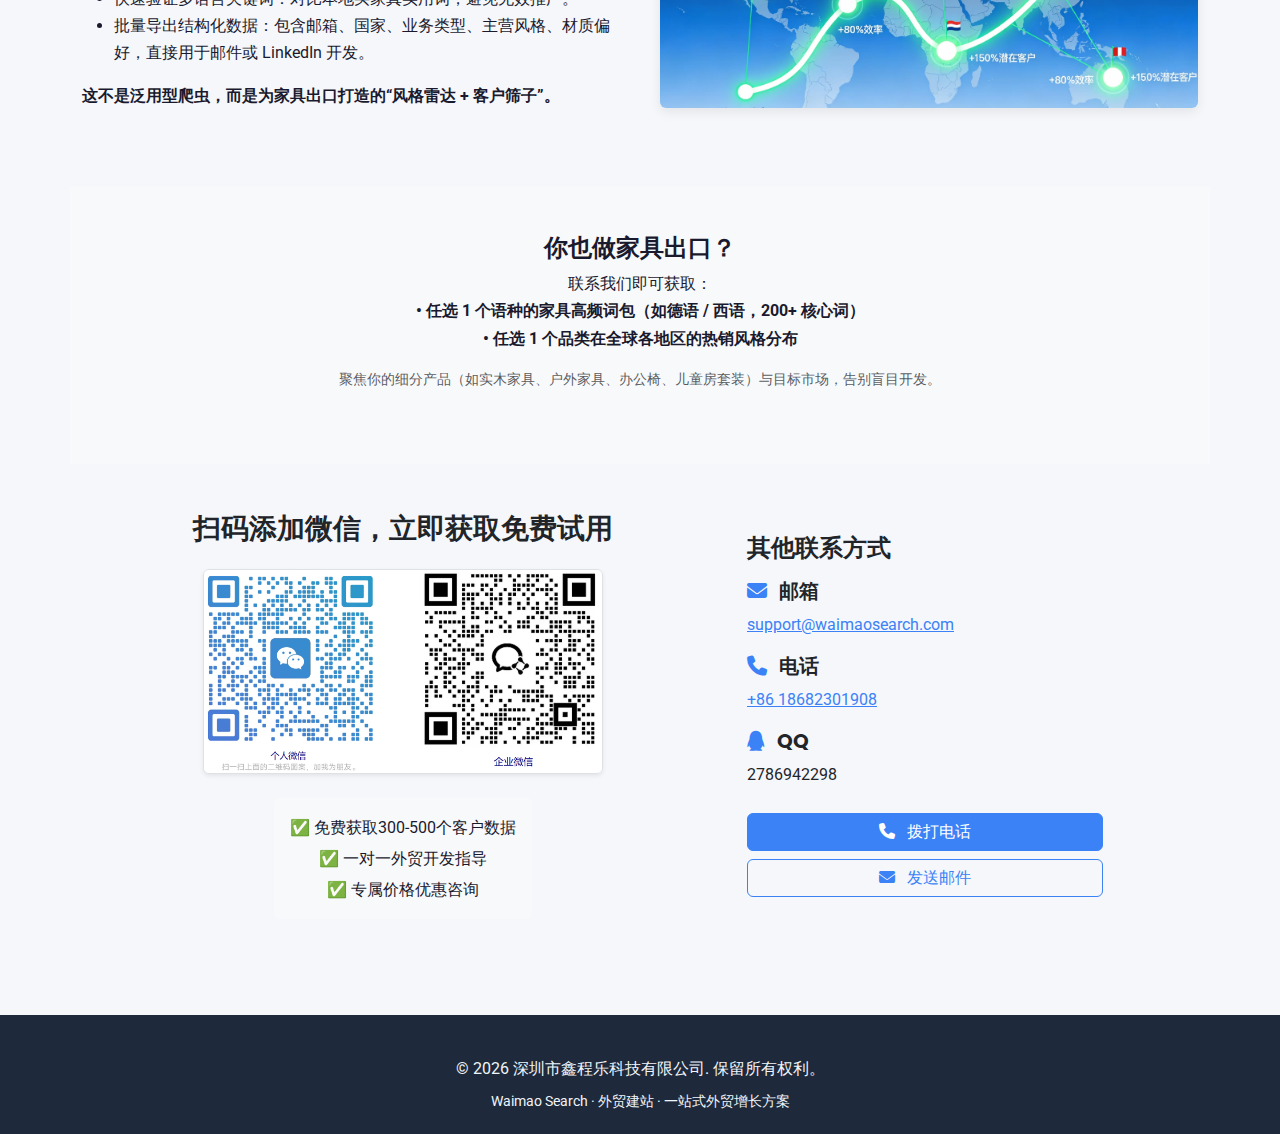
<file: cases/furniture/index.html>
<!doctype html><html lang=en><head><meta charset=utf-8><meta name=viewport content="width=device-width,initial-scale=1,shrink-to-fit=no"><meta name=description content="基于对 12 万+ 家具相关网站的语义分析，整合全球家具高频词库（6,000+）、500+ 品牌数据库与客户类型标签，
精准识别目标客户主营风格与品类，快速验证多语言关键词有效性，高效锁定高潜力出口市场。
"><meta name=author content="深圳市鑫程乐科技有限公司"><title>家具出口 | Waimao Search - 专注外贸增长的一站式方案提供商</title><link rel=icon type=image/png sizes=512x512 href=/android-chrome-512x512.png><link rel=apple-touch-icon sizes=180x180 href=/apple-touch-icon-180x180.png><link rel=icon type=image/x-icon href=/assets/favicon.ico><link href=https://cdn.jsdelivr.net/npm/bootstrap-icons@1.11.3/font/bootstrap-icons.min.css rel=stylesheet><link rel=stylesheet href=/css/styles.min.b254021a4e145c048250b3e6ea0fec07628c38fdcf9a178efb2bd6ee2355de9f.css integrity="sha256-slQCGk4UXASCULPm6g/sB2KMOP3PmheO+yvW7iNV3p8="><meta charset=UTF-8><meta name=viewport content="width=device-width,initial-scale=1"><title>家具出口 - Waimao Search - 专注外贸增长的一站式方案提供商</title><meta name=description content="基于对 12 万+ 家具相关网站的语义分析，整合全球家具高频词库（6,000+）、500+ 品牌数据库与客户类型标签，
精准识别目标客户主营风格与品类，快速验证多语言关键词有效性，高效锁定高潜力出口市场。
"><link href=https://cdn.jsdelivr.net/npm/bootstrap@5.3.0-alpha1/dist/css/bootstrap.min.css rel=stylesheet><link rel=stylesheet href=https://cdn.jsdelivr.net/npm/bootstrap-icons@1.11.3/font/bootstrap-icons.css><link rel=stylesheet href=https://cdnjs.cloudflare.com/ajax/libs/font-awesome/6.4.0/css/all.min.css><link href="https://fonts.googleapis.com/css2?family=Poppins:wght@300;400;500;600;700&family=Roboto:wght@300;400;500&display=swap" rel=stylesheet><style>:root{--primary:#0d6efd;--secondary:#10b981;--dark:#1e293b;--gray-100:#f8f9fa;--gray-200:#e9ecef;--gray-600:#6c757d}body{font-family:roboto,sans-serif;background:#f5f7fb;color:#1a1a2e;line-height:1.7}h1,h2,h3,h4,h5,h6{font-family:poppins,sans-serif;font-weight:700}.navbar{background:rgba(255,255,255,.95);box-shadow:0 2px 20px rgba(0,0,0,5%);padding:15px 0}.navbar-brand{font-family:poppins,sans-serif;font-weight:700;font-size:1.8rem;color:var(--primary)}.navbar-brand span{color:var(--secondary)}.nav-link{font-weight:500;color:var(--dark)!important;margin:0 8px}.nav-link:hover,.nav-link.active{color:var(--primary)!important}.section-title{font-weight:800;font-size:2.4rem;color:#1a1a2e}.subtitle{color:#5a5a7a;font-size:1.2rem}.card-advantage{background:#fff;border-radius:20px;padding:1.8rem 1.5rem;height:100%;box-shadow:0 10px 30px rgba(0,0,0,4%);border:1px solid #eef0f5;transition:transform .2s}.card-advantage:hover{transform:translateY(-5px);box-shadow:0 20px 40px rgba(0,0,0,8%)}.icon-circle{width:56px;height:56px;border-radius:50%;display:flex;align-items:center;justify-content:center;font-size:1.7rem;margin-bottom:1.2rem;color:#fff}.compare-table th{background:#f1f4f9;font-weight:600;white-space:nowrap}.compare-table td{vertical-align:middle}.highlight-box{background:#eef3ff;border-left:4px solid var(--primary);padding:1.2rem 1.5rem;border-radius:.8rem}.pricing-card{background:#fff;border-radius:20px;padding:2rem 1.5rem;height:100%;box-shadow:0 10px 30px rgba(0,0,0,5%);border:1px solid #eef0f5;display:flex;flex-direction:column;transition:.2s}.pricing-card:hover{transform:translateY(-6px);box-shadow:0 20px 40px rgba(0,0,0,8%)}.popular{border:2px solid var(--primary);box-shadow:0 0 0 5px rgba(13,110,253,.1)}.popular-badge{position:absolute;top:-16px;left:50%;transform:translateX(-50%);background:var(--primary);color:#fff;padding:.4rem 1.8rem;border-radius:50px;font-weight:700;font-size:.85rem}.plan-name{font-size:1.7rem;font-weight:700}.price{font-size:3rem;font-weight:800;color:#1a1a2e;margin:1rem 0 .2rem}.price small{font-size:1rem;font-weight:500;color:#6c757d}.desc{color:#6c757d;margin-bottom:1.5rem;min-height:2.5rem}.feature-list{list-style:none;padding:0;flex:1}.feature-list li{padding:.45rem 0;display:flex;align-items:flex-start;font-size:.95rem;border-bottom:1px solid #f5f5f5}.feature-list li:last-child{border-bottom:none}.icon-check{color:var(--primary);margin-right:.6rem;font-size:1.1rem;margin-top:.15rem}.icon-none{color:#ccc;margin-right:.6rem;font-size:1.1rem;margin-top:.15rem}.btn-cta{border-radius:50px;padding:.7rem 1.8rem;font-weight:600}.hero{padding:120px 0 80px;background:linear-gradient(135deg,#f0f9ff 0%,#e0f2fe 100%)}.hero h1{font-size:3rem}.hero .lead{font-size:1.25rem;color:#5a5a7a;max-width:700px}.card-product{border:none;border-radius:20px;padding:2.5rem 2rem;height:100%;transition:transform .2s,box-shadow .2s;background:#fff;box-shadow:0 10px 30px rgba(0,0,0,5%)}.card-product:hover{transform:translateY(-5px);box-shadow:0 20px 40px rgba(0,0,0,8%)}.btn-website{background:var(--primary);border:none;color:#fff;padding:10px 28px;border-radius:50px}.btn-search{background:linear-gradient(135deg,var(--primary),var(--secondary));border:none;color:#fff;padding:10px 28px;border-radius:50px}.footer-custom{background:var(--dark);color:#cbd5e1;padding:40px 0 20px}.footer-custom a{color:#cbd5e1}@media(max-width:768px){.section-title{font-size:2rem}.price{font-size:2.3rem}}.content-block{display:flex;gap:40px;align-items:center;margin:60px 0}.content-block.reverse{flex-direction:row-reverse}.text-content,.media-content{flex:1;min-width:0}.text-content h3{display:flex;align-items:center;gap:8px}.media-content img,.media-content video{width:100%;height:auto;border-radius:8px;box-shadow:0 4px 12px rgba(0,0,0,8%)}</style><link rel=stylesheet href=/custom.3a1d80eaf22e25e66bb113c5210134d5699d3a44ed3e58e4e6a7f4471054eff7.css integrity="sha256-Oh2A6vIuJeZrsRPFIQE01WmdOkTtPljk5qf0RxBU7/c="></head><body class="d-flex flex-column h-100"><main class="flex-shrink-0 flex-grow-1"><nav class="navbar navbar-expand-lg navbar-dark bg-dark fixed-top" style=z-index:1030><div class="container px-5 d-flex align-items-center"><a class="navbar-brand me-auto text-truncate" href=/ style=max-width:75%;min-width:0>WaiMao Search</a>
<button class="navbar-toggler ms-auto flex-shrink-0" type=button data-bs-toggle=collapse data-bs-target=#navbarSupportedContent aria-controls=navbarSupportedContent aria-expanded=false aria-label="Toggle navigation">
<span class=navbar-toggler-icon></span></button><div class="collapse navbar-collapse" id=navbarSupportedContent><ul class="navbar-nav mb-2 mb-lg-0 w-100 justify-content-evenly"><li class=nav-item><a class=nav-link href=/>首页</a></li><li class=nav-item><a class=nav-link href=/websitebuild/>外贸建站</a></li><li class=nav-item><a class=nav-link href=/waimaosearch/>客户搜索</a></li><li class="nav-item dropdown"><a class="nav-link dropdown-toggle" href=# id=dropdown-%E8%A1%8C%E4%B8%9A%E6%A1%88%E4%BE%8B role=button data-bs-toggle=dropdown aria-expanded=false>行业案例</a><ul class=dropdown-menu><li class=nav-item><a class=nav-link href=/cases/auto-parts/>汽车配件</a></li><li class=nav-item><a class=nav-link href=/cases/beauty/>美容护肤</a></li><li class=nav-item><a class=nav-link href=/cases/building-materials/>建筑材料</a></li><li class=nav-item><a class=nav-link href=/cases/e-cigarettes/>电子烟</a></li><li class=nav-item><a class=nav-link href=/cases/fishing-gear/>渔具</a></li><li class=nav-item><a class=nav-link href=/cases/furniture/>家具</a></li><li class=nav-item><a class=nav-link href=/cases/pet-supplies/>宠物用品</a></li><li class=nav-item><a class=nav-link href>更多行业整理中..</a></li></ul></li><li class="nav-item dropdown"><a class="nav-link dropdown-toggle" href=# id=dropdown-%E9%87%8D%E7%82%B9%E5%8A%9F%E8%83%BD%E4%BB%8B%E7%BB%8D role=button data-bs-toggle=dropdown aria-expanded=false>重点功能介绍</a><ul class=dropdown-menu><li class=nav-item><a class=nav-link href=/function/filter-sort/>极速筛选和分类</a></li><li class=nav-item><a class=nav-link href=/function/img-search/>精准图片搜索</a></li></ul></li></ul></div></div></nav><main style=padding-top:80px><div class="container py-5 text-center"><h1 class="display-5 fw-bold">家具出口</h1><p class="lead text-muted">Waimao Search 行业智能解决方案</p><p class=mb-0>基于对 12 万+ 家具相关网站的语义分析，整合全球家具高频词库（6,000+）、500+ 品牌数据库与客户类型标签，<br>精准识别目标客户主营风格与品类，快速验证多语言关键词有效性，高效锁定高潜力出口市场。<br></p></div><div class=container><div class=content-block><div class=text-content><h3><i class="fas fa-exclamation-triangle text-warning me-2"></i>
家具出口的三大核心痛点</h3><br><ul><li><strong>多语言风格与品类术语混乱，通用翻译工具严重失真</strong><br>• 家具品类与风格极细，在不同语言中表达差异极大,多语言核心词就有4000+ 表达。
• 需耗费大量时间人工验证各语种关键词是否被本地买家真实使用。</li><br><li><strong>客户类型混杂，难以判断真实采购角色</strong><br>• 同一网站可能同时展示各类家具产品、室内设计服务等，识别其核心业务和主营产品耗时耗力。
• 家具客户类型包括：家居连锁零售商、独立家具店、室内设计公司、地产项目采购方，很难做到快速分类。</li><br><li><strong>区域热销品类不透明，市场调研成本高</strong><br>• 不同市场对家具需求差异巨大：如何调研具体产品或品类在哪些市场更热销？
• 缺乏数据支撑，企业只能凭主观经验“试错式”出海，导致库存积压或错失爆款机会。</li><br></ul></div><div class=media-content><img src=/images/furniture_1.jpg alt="家具出口 痛点" class="img-fluid rounded"></div></div></div><div class=container><div class="content-block reverse"><div class=text-content><h3><i class="fas fa-database text-info me-2"></i>
家具专属智能引擎</h3><p><strong>1. 7,000+ 全球家具高频专业词库，覆盖 40+ 语种真实表达</strong><br>匹配全球买家实际搜索用词，例如“chair”的细分表达多达 640+ 种。
一键生成多语言关键词列表，用于 Google Ads、独立站 SEO 或社媒内容。</p><p><strong>2. 可设置不同客户类型，一键导出精准客户群</strong><br>系统深度解析客户网站内容，自动识别其核心业务和产品分布：
- 家居零售商（面向终端消费者）｜室内设计公司（提供方案，代采家具）
- 酒店/地产项目采购方（关注批量、耐用性）
支持细化分类，例如筛选包含某几个品类的客户，或主营特定品类的买家。</p><p><strong>3. 区域热销风格与品类分析</strong><br>查看不同语言/地区中 chair、table 等品类的热度趋势。
洞察小众细分产品在特定国家或地区的热销程度。
发掘新兴机会，针对不同区域的热销品，聚焦高潜力市场。</p></div><div class=media-content><div class="ratio ratio-16x9"><iframe src="https://player.bilibili.com/player.html?bvid=BV1HsB9BJE54&page=1&high_quality=1&autoplay=0&danmaku=0" title="Waimao Search 家具出口" frameborder=0 allowfullscreen></iframe></div></div></div></div><div class=container><div class=content-block><div class=text-content><h3><i class="fas fa-bolt text-primary me-2"></i>
你能实现的精准开发</h3><ul><li>一键搜索全球家具买家：输入任意产品词/类目词，立即获取高度相关的海外客户网站。</li><li>精准分类主营品类与风格：系统解析其实际经营内容，识别重点产品线（如专注卧室家具、或主营办公椅）。</li><li>快速验证多语言关键词：对比本地买家真实用词，避免无效推广。</li><li>批量导出结构化数据：包含邮箱、国家、业务类型、主营风格、材质偏好，直接用于邮件或 LinkedIn 开发。</li></ul><p class=mt-3><strong>这不是泛用型爬虫，而是为家具出口打造的“风格雷达 + 客户筛子”。</strong></p></div><div class=media-content><img src=/images/cases_common.png alt="家具出口 能力" class="img-fluid rounded"></div></div></div><div class="container py-5 text-center bg-light"><h4>你也做家具出口？</h4><p class=mb-3>联系我们即可获取：<br><strong>• 任选 1 个语种的家具高频词包（如德语 / 西语，200+ 核心词）</strong><br><strong>• 任选 1 个品类在全球各地区的热销风格分布</strong><br></p><p class="small text-muted mb-4">聚焦你的细分产品（如实木家具、户外家具、办公椅、儿童房套装）与目标市场，告别盲目开发。</p></div><section id=contact class=py-5><div class=container><div class="row align-items-center"><div class="col-lg-7 text-center mb-5 mb-lg-0"><h3 class="mb-4 text-dark">扫码添加微信，立即获取免费试用</h3><div class=mb-4><img src=/images/wechat_two.png alt=微信二维码 class="img-fluid rounded border shadow-sm" style=width:100%;max-width:400px></div><div class="bg-light rounded p-3 d-inline-block"><p class=mb-1>✅ 免费获取300-500个客户数据</p><p class=mb-1>✅ 一对一外贸开发指导</p><p class=mb-0>✅ 专属价格优惠咨询</p></div></div><div class=col-lg-4><h4 class="mb-3 text-dark">其他联系方式</h4><div class=mb-4><h5 class=text-dark><i class="fas fa-envelope me-2 text-primary"></i> 邮箱</h5><a href=mailto:support@waimaosearch.com class="text-primary d-block">support@waimaosearch.com</a><h5 class="mt-3 text-dark"><i class="fas fa-phone me-2 text-primary"></i> 电话</h5><a href=tel:+8618682301908 class="text-primary d-block">+86 18682301908</a><h5 class="mt-3 text-dark"><i class="fab fa-qq me-2 text-primary"></i> QQ</h5><p class=text-dark>2786942298</p></div><div class="d-grid gap-2"><a href=tel:+8618682301908 class="btn btn-primary"><i class="fas fa-phone me-2"></i> 拨打电话
</a><a href=mailto:support@waimaosearch.com class="btn btn-outline-primary"><i class="fas fa-envelope me-2"></i> 发送邮件</a></div></div></div></div></section></main></main><footer class="footer-custom text-center mt-5"><div class=container><p class=mb-1>&copy; 2026 深圳市鑫程乐科技有限公司. 保留所有权利。</p><small>Waimao Search · 外贸建站 · 一站式外贸增长方案</small></div></footer><script src=https://cdn.jsdelivr.net/npm/bootstrap@5.2.3/dist/js/bootstrap.bundle.min.js></script><script src=/js/scripts.min.2cafd4751a0f9e15eddb6933a8858224cfa98d138669ada0055e429fb6042dc3.js integrity="sha256-LK/UdRoPnhXt22kzqIWCJM+pjROGaa2gBV5Cn7YELcM=" defer></script></body></html>
</file>
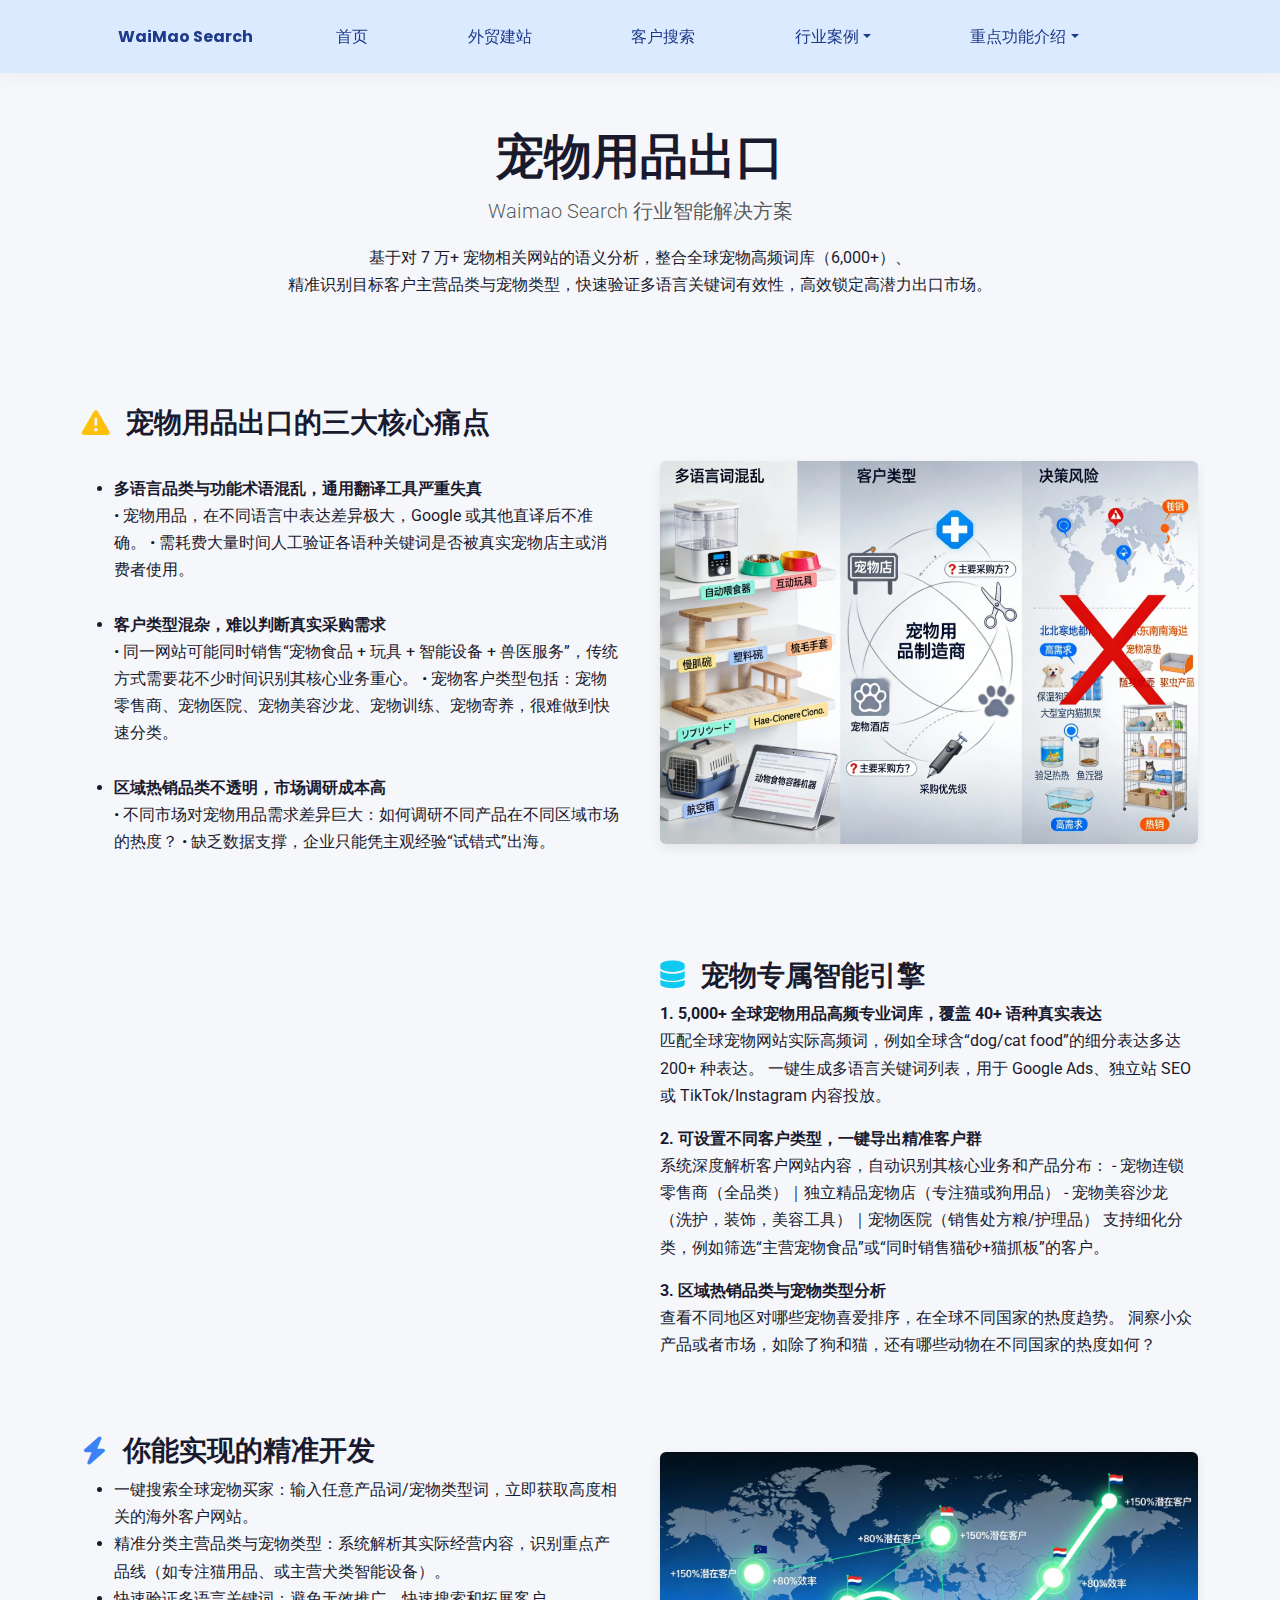
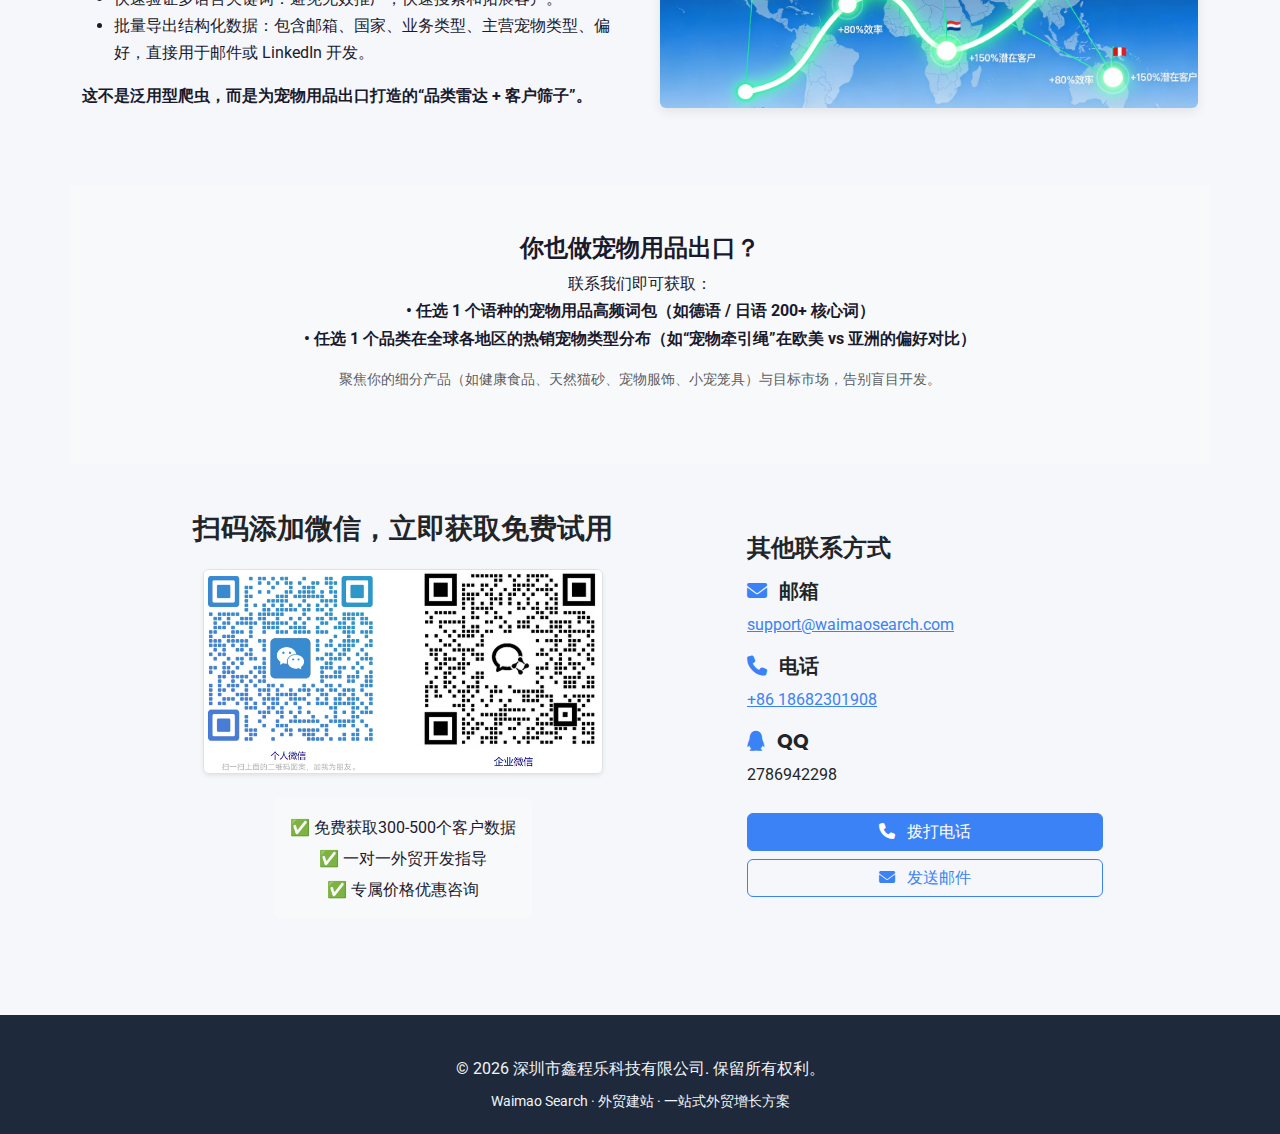
<file: cases/pet-supplies/index.html>
<!doctype html><html lang=en><head><meta charset=utf-8><meta name=viewport content="width=device-width,initial-scale=1,shrink-to-fit=no"><meta name=description content="基于对 7 万+ 宠物相关网站的语义分析，整合全球宠物高频词库（6,000+）、
精准识别目标客户主营品类与宠物类型，快速验证多语言关键词有效性，高效锁定高潜力出口市场。
"><meta name=author content="深圳市鑫程乐科技有限公司"><title>宠物用品出口 | Waimao Search - 专注外贸增长的一站式方案提供商</title><link rel=icon type=image/png sizes=512x512 href=/android-chrome-512x512.png><link rel=apple-touch-icon sizes=180x180 href=/apple-touch-icon-180x180.png><link rel=icon type=image/x-icon href=/assets/favicon.ico><link href=https://cdn.jsdelivr.net/npm/bootstrap-icons@1.11.3/font/bootstrap-icons.min.css rel=stylesheet><link rel=stylesheet href=/css/styles.min.b254021a4e145c048250b3e6ea0fec07628c38fdcf9a178efb2bd6ee2355de9f.css integrity="sha256-slQCGk4UXASCULPm6g/sB2KMOP3PmheO+yvW7iNV3p8="><meta charset=UTF-8><meta name=viewport content="width=device-width,initial-scale=1"><title>宠物用品出口 - Waimao Search - 专注外贸增长的一站式方案提供商</title><meta name=description content="基于对 7 万+ 宠物相关网站的语义分析，整合全球宠物高频词库（6,000+）、
精准识别目标客户主营品类与宠物类型，快速验证多语言关键词有效性，高效锁定高潜力出口市场。
"><link href=https://cdn.jsdelivr.net/npm/bootstrap@5.3.0-alpha1/dist/css/bootstrap.min.css rel=stylesheet><link rel=stylesheet href=https://cdn.jsdelivr.net/npm/bootstrap-icons@1.11.3/font/bootstrap-icons.css><link rel=stylesheet href=https://cdnjs.cloudflare.com/ajax/libs/font-awesome/6.4.0/css/all.min.css><link href="https://fonts.googleapis.com/css2?family=Poppins:wght@300;400;500;600;700&family=Roboto:wght@300;400;500&display=swap" rel=stylesheet><style>:root{--primary:#0d6efd;--secondary:#10b981;--dark:#1e293b;--gray-100:#f8f9fa;--gray-200:#e9ecef;--gray-600:#6c757d}body{font-family:roboto,sans-serif;background:#f5f7fb;color:#1a1a2e;line-height:1.7}h1,h2,h3,h4,h5,h6{font-family:poppins,sans-serif;font-weight:700}.navbar{background:rgba(255,255,255,.95);box-shadow:0 2px 20px rgba(0,0,0,5%);padding:15px 0}.navbar-brand{font-family:poppins,sans-serif;font-weight:700;font-size:1.8rem;color:var(--primary)}.navbar-brand span{color:var(--secondary)}.nav-link{font-weight:500;color:var(--dark)!important;margin:0 8px}.nav-link:hover,.nav-link.active{color:var(--primary)!important}.section-title{font-weight:800;font-size:2.4rem;color:#1a1a2e}.subtitle{color:#5a5a7a;font-size:1.2rem}.card-advantage{background:#fff;border-radius:20px;padding:1.8rem 1.5rem;height:100%;box-shadow:0 10px 30px rgba(0,0,0,4%);border:1px solid #eef0f5;transition:transform .2s}.card-advantage:hover{transform:translateY(-5px);box-shadow:0 20px 40px rgba(0,0,0,8%)}.icon-circle{width:56px;height:56px;border-radius:50%;display:flex;align-items:center;justify-content:center;font-size:1.7rem;margin-bottom:1.2rem;color:#fff}.compare-table th{background:#f1f4f9;font-weight:600;white-space:nowrap}.compare-table td{vertical-align:middle}.highlight-box{background:#eef3ff;border-left:4px solid var(--primary);padding:1.2rem 1.5rem;border-radius:.8rem}.pricing-card{background:#fff;border-radius:20px;padding:2rem 1.5rem;height:100%;box-shadow:0 10px 30px rgba(0,0,0,5%);border:1px solid #eef0f5;display:flex;flex-direction:column;transition:.2s}.pricing-card:hover{transform:translateY(-6px);box-shadow:0 20px 40px rgba(0,0,0,8%)}.popular{border:2px solid var(--primary);box-shadow:0 0 0 5px rgba(13,110,253,.1)}.popular-badge{position:absolute;top:-16px;left:50%;transform:translateX(-50%);background:var(--primary);color:#fff;padding:.4rem 1.8rem;border-radius:50px;font-weight:700;font-size:.85rem}.plan-name{font-size:1.7rem;font-weight:700}.price{font-size:3rem;font-weight:800;color:#1a1a2e;margin:1rem 0 .2rem}.price small{font-size:1rem;font-weight:500;color:#6c757d}.desc{color:#6c757d;margin-bottom:1.5rem;min-height:2.5rem}.feature-list{list-style:none;padding:0;flex:1}.feature-list li{padding:.45rem 0;display:flex;align-items:flex-start;font-size:.95rem;border-bottom:1px solid #f5f5f5}.feature-list li:last-child{border-bottom:none}.icon-check{color:var(--primary);margin-right:.6rem;font-size:1.1rem;margin-top:.15rem}.icon-none{color:#ccc;margin-right:.6rem;font-size:1.1rem;margin-top:.15rem}.btn-cta{border-radius:50px;padding:.7rem 1.8rem;font-weight:600}.hero{padding:120px 0 80px;background:linear-gradient(135deg,#f0f9ff 0%,#e0f2fe 100%)}.hero h1{font-size:3rem}.hero .lead{font-size:1.25rem;color:#5a5a7a;max-width:700px}.card-product{border:none;border-radius:20px;padding:2.5rem 2rem;height:100%;transition:transform .2s,box-shadow .2s;background:#fff;box-shadow:0 10px 30px rgba(0,0,0,5%)}.card-product:hover{transform:translateY(-5px);box-shadow:0 20px 40px rgba(0,0,0,8%)}.btn-website{background:var(--primary);border:none;color:#fff;padding:10px 28px;border-radius:50px}.btn-search{background:linear-gradient(135deg,var(--primary),var(--secondary));border:none;color:#fff;padding:10px 28px;border-radius:50px}.footer-custom{background:var(--dark);color:#cbd5e1;padding:40px 0 20px}.footer-custom a{color:#cbd5e1}@media(max-width:768px){.section-title{font-size:2rem}.price{font-size:2.3rem}}.content-block{display:flex;gap:40px;align-items:center;margin:60px 0}.content-block.reverse{flex-direction:row-reverse}.text-content,.media-content{flex:1;min-width:0}.text-content h3{display:flex;align-items:center;gap:8px}.media-content img,.media-content video{width:100%;height:auto;border-radius:8px;box-shadow:0 4px 12px rgba(0,0,0,8%)}</style><link rel=stylesheet href=/custom.3a1d80eaf22e25e66bb113c5210134d5699d3a44ed3e58e4e6a7f4471054eff7.css integrity="sha256-Oh2A6vIuJeZrsRPFIQE01WmdOkTtPljk5qf0RxBU7/c="></head><body class="d-flex flex-column h-100"><main class="flex-shrink-0 flex-grow-1"><nav class="navbar navbar-expand-lg navbar-dark bg-dark fixed-top" style=z-index:1030><div class="container px-5 d-flex align-items-center"><a class="navbar-brand me-auto text-truncate" href=/ style=max-width:75%;min-width:0>WaiMao Search</a>
<button class="navbar-toggler ms-auto flex-shrink-0" type=button data-bs-toggle=collapse data-bs-target=#navbarSupportedContent aria-controls=navbarSupportedContent aria-expanded=false aria-label="Toggle navigation">
<span class=navbar-toggler-icon></span></button><div class="collapse navbar-collapse" id=navbarSupportedContent><ul class="navbar-nav mb-2 mb-lg-0 w-100 justify-content-evenly"><li class=nav-item><a class=nav-link href=/>首页</a></li><li class=nav-item><a class=nav-link href=/websitebuild/>外贸建站</a></li><li class=nav-item><a class=nav-link href=/waimaosearch/>客户搜索</a></li><li class="nav-item dropdown"><a class="nav-link dropdown-toggle" href=# id=dropdown-%E8%A1%8C%E4%B8%9A%E6%A1%88%E4%BE%8B role=button data-bs-toggle=dropdown aria-expanded=false>行业案例</a><ul class=dropdown-menu><li class=nav-item><a class=nav-link href=/cases/auto-parts/>汽车配件</a></li><li class=nav-item><a class=nav-link href=/cases/beauty/>美容护肤</a></li><li class=nav-item><a class=nav-link href=/cases/building-materials/>建筑材料</a></li><li class=nav-item><a class=nav-link href=/cases/e-cigarettes/>电子烟</a></li><li class=nav-item><a class=nav-link href=/cases/fishing-gear/>渔具</a></li><li class=nav-item><a class=nav-link href=/cases/furniture/>家具</a></li><li class=nav-item><a class=nav-link href=/cases/pet-supplies/>宠物用品</a></li><li class=nav-item><a class=nav-link href>更多行业整理中..</a></li></ul></li><li class="nav-item dropdown"><a class="nav-link dropdown-toggle" href=# id=dropdown-%E9%87%8D%E7%82%B9%E5%8A%9F%E8%83%BD%E4%BB%8B%E7%BB%8D role=button data-bs-toggle=dropdown aria-expanded=false>重点功能介绍</a><ul class=dropdown-menu><li class=nav-item><a class=nav-link href=/function/filter-sort/>极速筛选和分类</a></li><li class=nav-item><a class=nav-link href=/function/img-search/>精准图片搜索</a></li></ul></li></ul></div></div></nav><main style=padding-top:80px><div class="container py-5 text-center"><h1 class="display-5 fw-bold">宠物用品出口</h1><p class="lead text-muted">Waimao Search 行业智能解决方案</p><p class=mb-0>基于对 7 万+ 宠物相关网站的语义分析，整合全球宠物高频词库（6,000+）、<br>精准识别目标客户主营品类与宠物类型，快速验证多语言关键词有效性，高效锁定高潜力出口市场。<br></p></div><div class=container><div class=content-block><div class=text-content><h3><i class="fas fa-exclamation-triangle text-warning me-2"></i>
宠物用品出口的三大核心痛点</h3><br><ul><li><strong>多语言品类与功能术语混乱，通用翻译工具严重失真</strong><br>• 宠物用品，在不同语言中表达差异极大，Google 或其他直译后不准确。
• 需耗费大量时间人工验证各语种关键词是否被真实宠物店主或消费者使用。</li><br><li><strong>客户类型混杂，难以判断真实采购需求</strong><br>• 同一网站可能同时销售“宠物食品 + 玩具 + 智能设备 + 兽医服务”，传统方式需要花不少时间识别其核心业务重心。
• 宠物客户类型包括：宠物零售商、宠物医院、宠物美容沙龙、宠物训练、宠物寄养，很难做到快速分类。</li><br><li><strong>区域热销品类不透明，市场调研成本高</strong><br>• 不同市场对宠物用品需求差异巨大：如何调研不同产品在不同区域市场的热度？
• 缺乏数据支撑，企业只能凭主观经验“试错式”出海。</li><br></ul></div><div class=media-content><img src=/images/pet_1.png alt="宠物用品出口 痛点" class="img-fluid rounded"></div></div></div><div class=container><div class="content-block reverse"><div class=text-content><h3><i class="fas fa-database text-info me-2"></i>
宠物专属智能引擎</h3><p><strong>1. 5,000+ 全球宠物用品高频专业词库，覆盖 40+ 语种真实表达</strong><br>匹配全球宠物网站实际高频词，例如全球含“dog/cat food”的细分表达多达 200+ 种表达。
一键生成多语言关键词列表，用于 Google Ads、独立站 SEO 或 TikTok/Instagram 内容投放。</p><p><strong>2. 可设置不同客户类型，一键导出精准客户群</strong><br>系统深度解析客户网站内容，自动识别其核心业务和产品分布：
- 宠物连锁零售商（全品类）｜独立精品宠物店（专注猫或狗用品）
- 宠物美容沙龙（洗护，装饰，美容工具）｜宠物医院（销售处方粮/护理品）
支持细化分类，例如筛选“主营宠物食品”或“同时销售猫砂+猫抓板”的客户。</p><p><strong>3. 区域热销品类与宠物类型分析</strong><br>查看不同地区对哪些宠物喜爱排序，在全球不同国家的热度趋势。
洞察小众产品或者市场，如除了狗和猫，还有哪些动物在不同国家的热度如何？</p></div><div class=media-content><div class="ratio ratio-16x9"><iframe src="https://player.bilibili.com/player.html?bvid=BV18ayjBrEHf&page=1&high_quality=1&autoplay=0&danmaku=0" title="Waimao Search 宠物用品出口" frameborder=0 allowfullscreen></iframe></div></div></div></div><div class=container><div class=content-block><div class=text-content><h3><i class="fas fa-bolt text-primary me-2"></i>
你能实现的精准开发</h3><ul><li>一键搜索全球宠物买家：输入任意产品词/宠物类型词，立即获取高度相关的海外客户网站。</li><li>精准分类主营品类与宠物类型：系统解析其实际经营内容，识别重点产品线（如专注猫用品、或主营犬类智能设备）。</li><li>快速验证多语言关键词：避免无效推广，快速搜索和拓展客户。</li><li>批量导出结构化数据：包含邮箱、国家、业务类型、主营宠物类型、偏好，直接用于邮件或 LinkedIn 开发。</li></ul><p class=mt-3><strong>这不是泛用型爬虫，而是为宠物用品出口打造的“品类雷达 + 客户筛子”。</strong></p></div><div class=media-content><img src=/images/cases_common.png alt="宠物用品出口 能力" class="img-fluid rounded"></div></div></div><div class="container py-5 text-center bg-light"><h4>你也做宠物用品出口？</h4><p class=mb-3>联系我们即可获取：<br><strong>• 任选 1 个语种的宠物用品高频词包（如德语 / 日语 200+ 核心词）</strong><br><strong>• 任选 1 个品类在全球各地区的热销宠物类型分布（如“宠物牵引绳”在欧美 vs 亚洲的偏好对比）</strong><br></p><p class="small text-muted mb-4">聚焦你的细分产品（如健康食品、天然猫砂、宠物服饰、小宠笼具）与目标市场，告别盲目开发。</p></div><section id=contact class=py-5><div class=container><div class="row align-items-center"><div class="col-lg-7 text-center mb-5 mb-lg-0"><h3 class="mb-4 text-dark">扫码添加微信，立即获取免费试用</h3><div class=mb-4><img src=/images/wechat_two.png alt=微信二维码 class="img-fluid rounded border shadow-sm" style=width:100%;max-width:400px></div><div class="bg-light rounded p-3 d-inline-block"><p class=mb-1>✅ 免费获取300-500个客户数据</p><p class=mb-1>✅ 一对一外贸开发指导</p><p class=mb-0>✅ 专属价格优惠咨询</p></div></div><div class=col-lg-4><h4 class="mb-3 text-dark">其他联系方式</h4><div class=mb-4><h5 class=text-dark><i class="fas fa-envelope me-2 text-primary"></i> 邮箱</h5><a href=mailto:support@waimaosearch.com class="text-primary d-block">support@waimaosearch.com</a><h5 class="mt-3 text-dark"><i class="fas fa-phone me-2 text-primary"></i> 电话</h5><a href=tel:+8618682301908 class="text-primary d-block">+86 18682301908</a><h5 class="mt-3 text-dark"><i class="fab fa-qq me-2 text-primary"></i> QQ</h5><p class=text-dark>2786942298</p></div><div class="d-grid gap-2"><a href=tel:+8618682301908 class="btn btn-primary"><i class="fas fa-phone me-2"></i> 拨打电话
</a><a href=mailto:support@waimaosearch.com class="btn btn-outline-primary"><i class="fas fa-envelope me-2"></i> 发送邮件</a></div></div></div></div></section></main></main><footer class="footer-custom text-center mt-5"><div class=container><p class=mb-1>&copy; 2026 深圳市鑫程乐科技有限公司. 保留所有权利。</p><small>Waimao Search · 外贸建站 · 一站式外贸增长方案</small></div></footer><script src=https://cdn.jsdelivr.net/npm/bootstrap@5.2.3/dist/js/bootstrap.bundle.min.js></script><script src=/js/scripts.min.2cafd4751a0f9e15eddb6933a8858224cfa98d138669ada0055e429fb6042dc3.js integrity="sha256-LK/UdRoPnhXt22kzqIWCJM+pjROGaa2gBV5Cn7YELcM=" defer></script></body></html>
</file>
